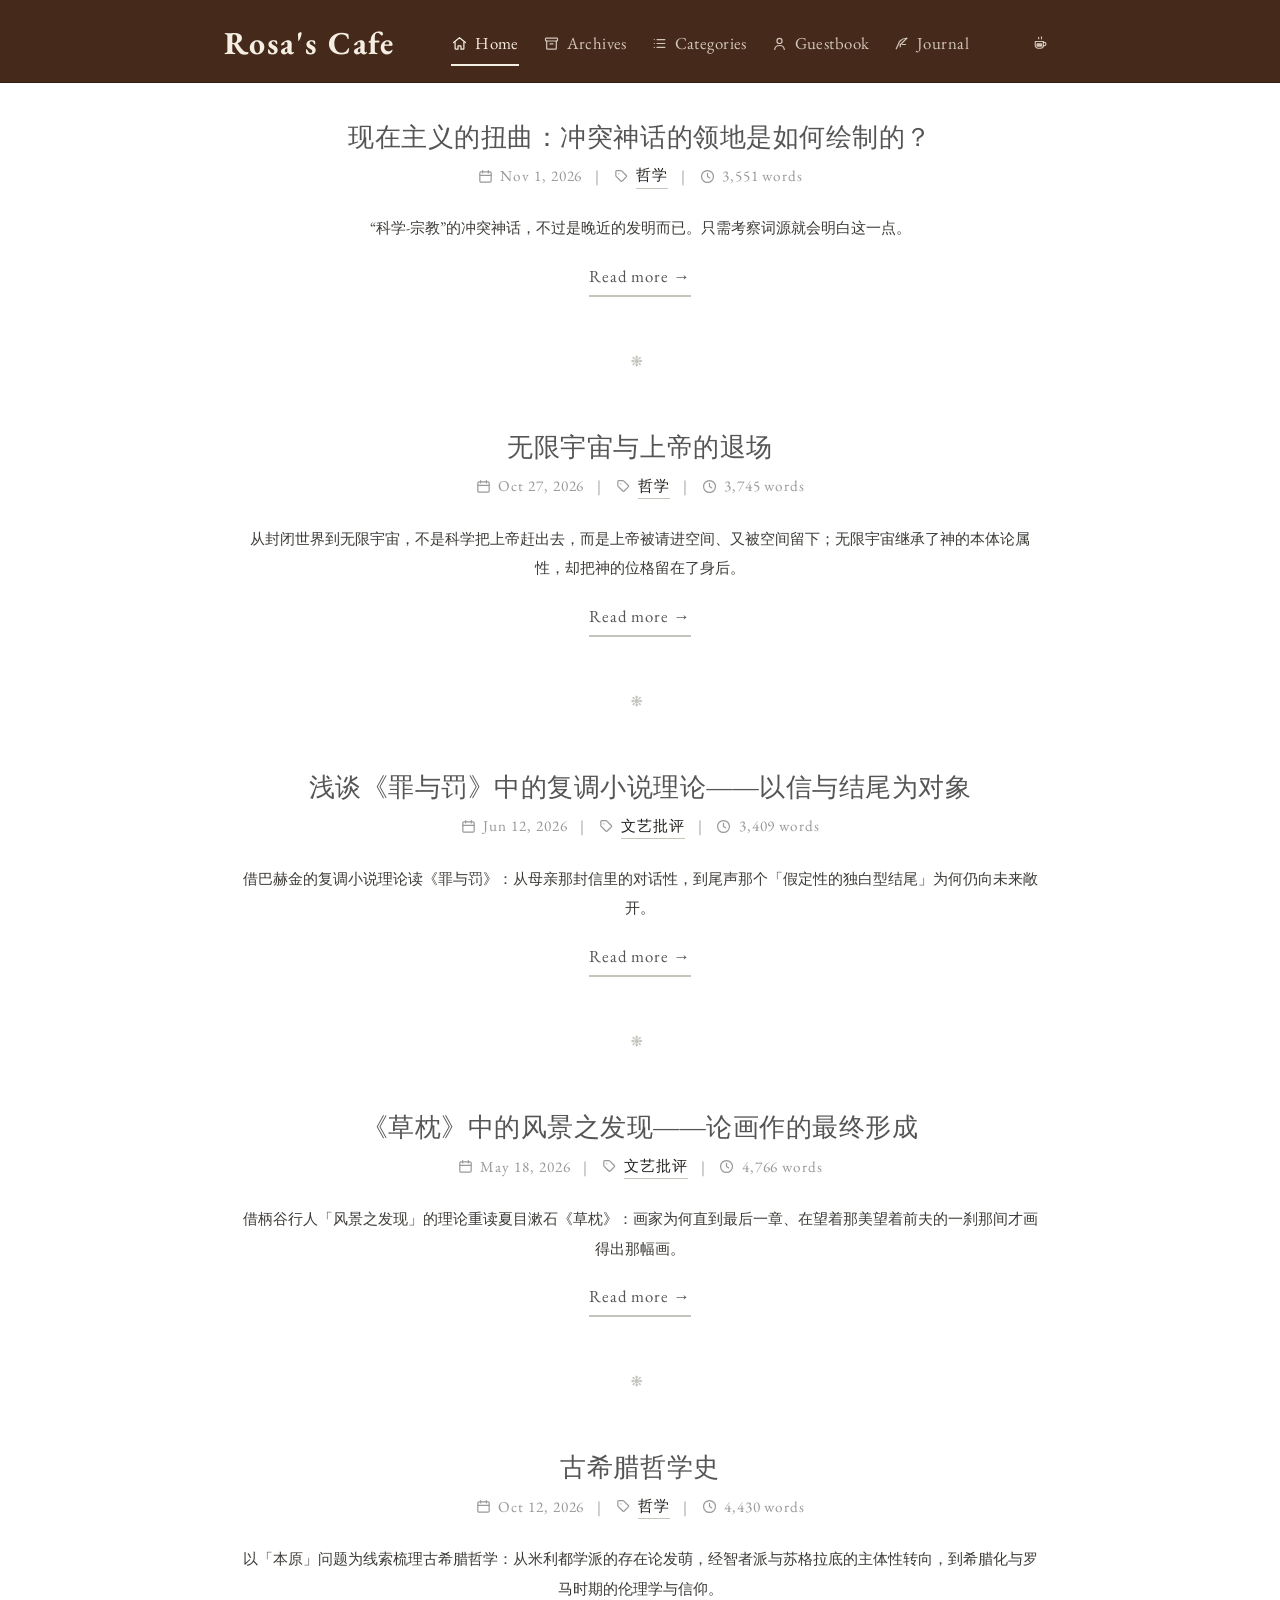
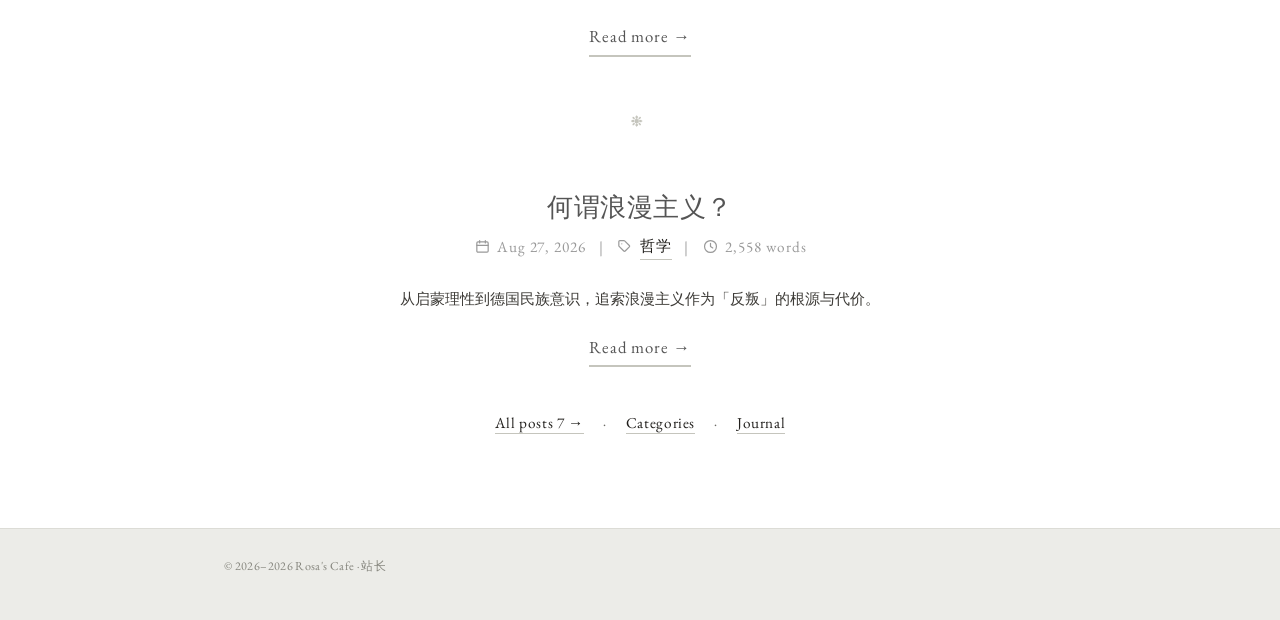
<file: index.html>
<!DOCTYPE html>
<html lang="zh-CN" data-theme="light">
<head>
<meta charset="utf-8">
<meta name="viewport" content="width=device-width, initial-scale=1">
<title>Rosa's Cafe</title>
<meta name="description" content="一个朴素的西方哲学写作园地：从米利都学派到现象学，重述问题，而非复述结论。">
<meta name="author" content="站长">
<link rel="stylesheet" href="assets/site.css">
<!-- 首屏前锁定配色，避免闪白 -->
<script>
  try {
    var saved = localStorage.getItem("ink-paper-theme");
    if (saved === "dark") document.documentElement.setAttribute("data-theme", "dark");
  } catch (e) {}
</script>
</head>
<body data-page="home">

<div data-site-header></div>

<main id="main" class="page page--home">

  <div data-recent-posts></div>

  <p class="home__more">
    <a href="archive.html">All posts <span data-total-count>0</span> →</a>
    　·　
    <a href="topics.html">Categories</a>
    　·　
    <a href="write.html">Journal</a>
  </p>

</main>

<div data-site-footer></div>

<script src="assets/index.js"></script>
<script src="assets/render.js"></script>
</body>
</html>
</file>
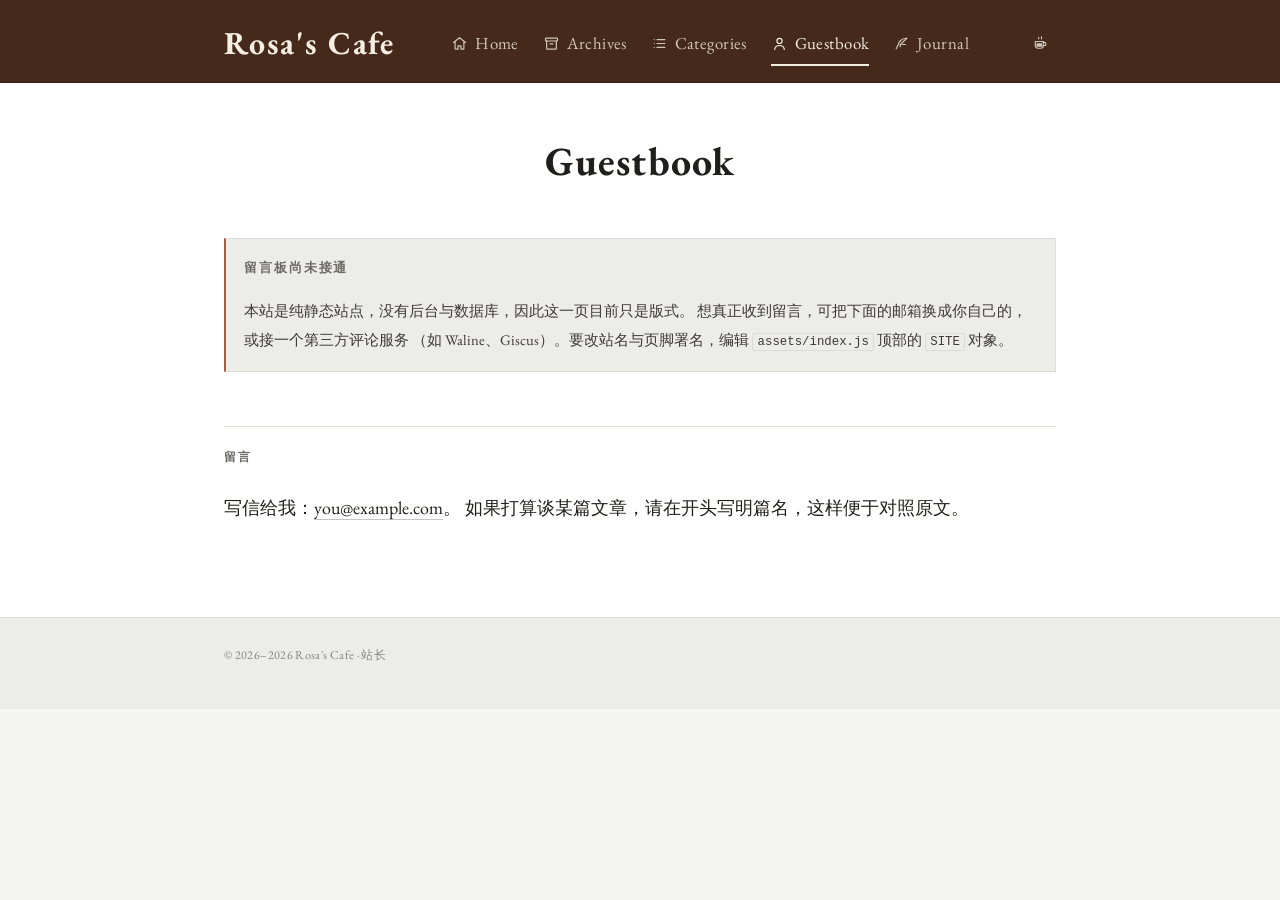
<file: about.html>
<!DOCTYPE html>
<html lang="zh-CN" data-theme="light">
<head>
<meta charset="utf-8">
<meta name="viewport" content="width=device-width, initial-scale=1">
<title>留言板 · Rosa's Cafe</title>
<meta name="description" content="留言板：写信说明对某篇论证的异议，或指出一处错误。">
<link rel="stylesheet" href="assets/site.css">
<script>
  try {
    var saved = localStorage.getItem("ink-paper-theme");
    if (saved === "dark") document.documentElement.setAttribute("data-theme", "dark");
  } catch (e) {}
</script>
</head>
<body data-page="about">

<div data-site-header></div>

<main id="main" class="page">

  <section class="page-head">
    <p class="eyebrow">Guestbook</p>
  </section>

  <div class="notice">
    <p class="notice__title">留言板尚未接通</p>
    <p>本站是纯静态站点，没有后台与数据库，因此这一页目前只是版式。
      想真正收到留言，可把下面的邮箱换成你自己的，或接一个第三方评论服务
      （如 Waline、Giscus）。要改站名与页脚署名，编辑
      <code>assets/index.js</code> 顶部的 <code>SITE</code> 对象。</p>
  </div>

  <h2 class="section-title">留言</h2>
  <p>
    写信给我：<a href="mailto:you@example.com">you@example.com</a>。
    如果打算谈某篇文章，请在开头写明篇名，这样便于对照原文。
  </p>

</main>

<div data-site-footer></div>

<script src="assets/index.js"></script>
<script src="assets/render.js"></script>
</body>
</html>
</file>
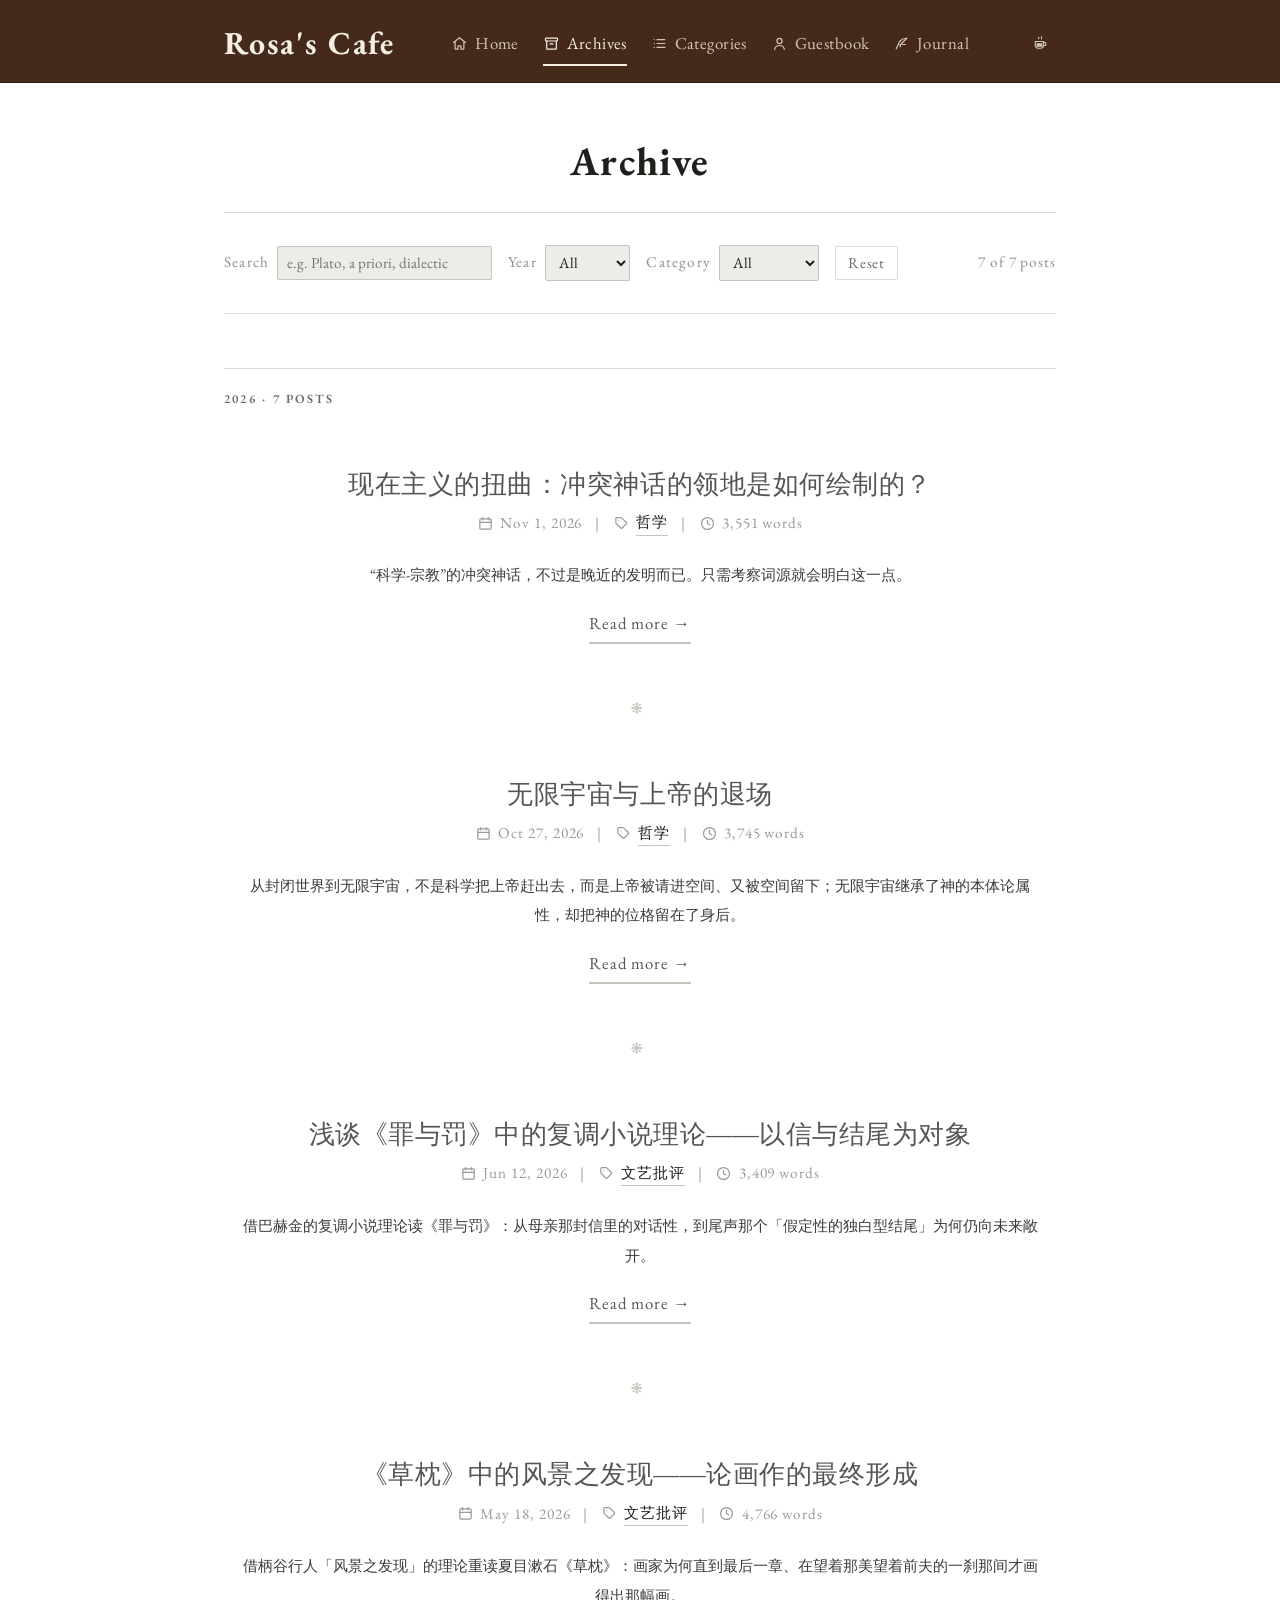
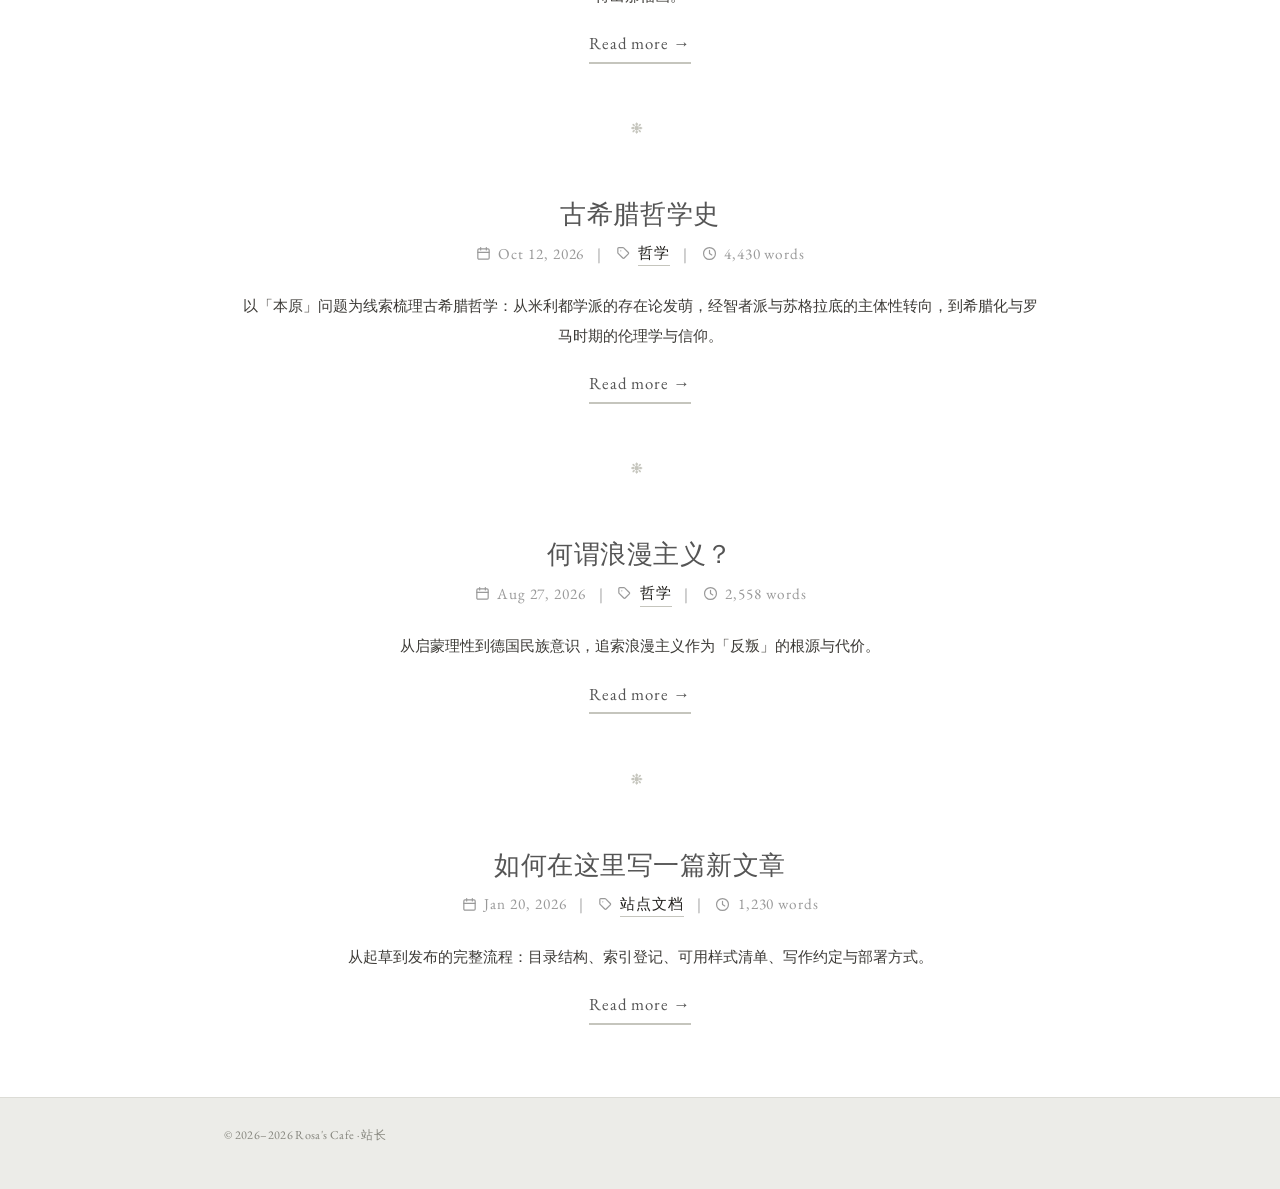
<file: archive.html>
<!DOCTYPE html>
<html lang="zh-CN" data-theme="light">
<head>
<meta charset="utf-8">
<meta name="viewport" content="width=device-width, initial-scale=1">
<title>归档 · Rosa's Cafe</title>
<meta name="description" content="全部札记，按年份与主题排列，可按关键词检索。">
<link rel="stylesheet" href="assets/site.css">
<script>
  try {
    var saved = localStorage.getItem("ink-paper-theme");
    if (saved === "dark") document.documentElement.setAttribute("data-theme", "dark");
  } catch (e) {}
</script>
</head>
<body data-page="archive">

<div data-site-header></div>

<main id="main" class="page">

  <section class="page-head">
    <p class="eyebrow">Archive</p>
  </section>

  <div class="toolbar">
    <div class="toolbar__group">
      <label class="toolbar__label" for="q">Search</label>
      <input type="search" id="q" name="q" placeholder="e.g. Plato, a priori, dialectic" autocomplete="off">
    </div>
    <div class="toolbar__group">
      <label class="toolbar__label" for="year">Year</label>
      <select id="year"><option value="">All</option></select>
    </div>
    <div class="toolbar__group">
      <label class="toolbar__label" for="category">Category</label>
      <select id="category"><option value="">All</option></select>
    </div>
    <div class="toolbar__group">
      <button type="button" class="ghost" data-reset>Reset</button>
    </div>
    <p class="toolbar__count" data-result-count aria-live="polite"></p>
  </div>

  <noscript>
    <div class="notice">
      <p class="notice__title">提示</p>
      <p>筛选与检索需要浏览器启用 JavaScript。即使不启用，你仍可打开 <a href="index.html">首页</a> 与各篇文章。</p>
    </div>
  </noscript>

  <div data-archive></div>

</main>

<div data-site-footer></div>

<script src="assets/index.js"></script>
<script src="assets/render.js"></script>
</body>
</html>
</file>
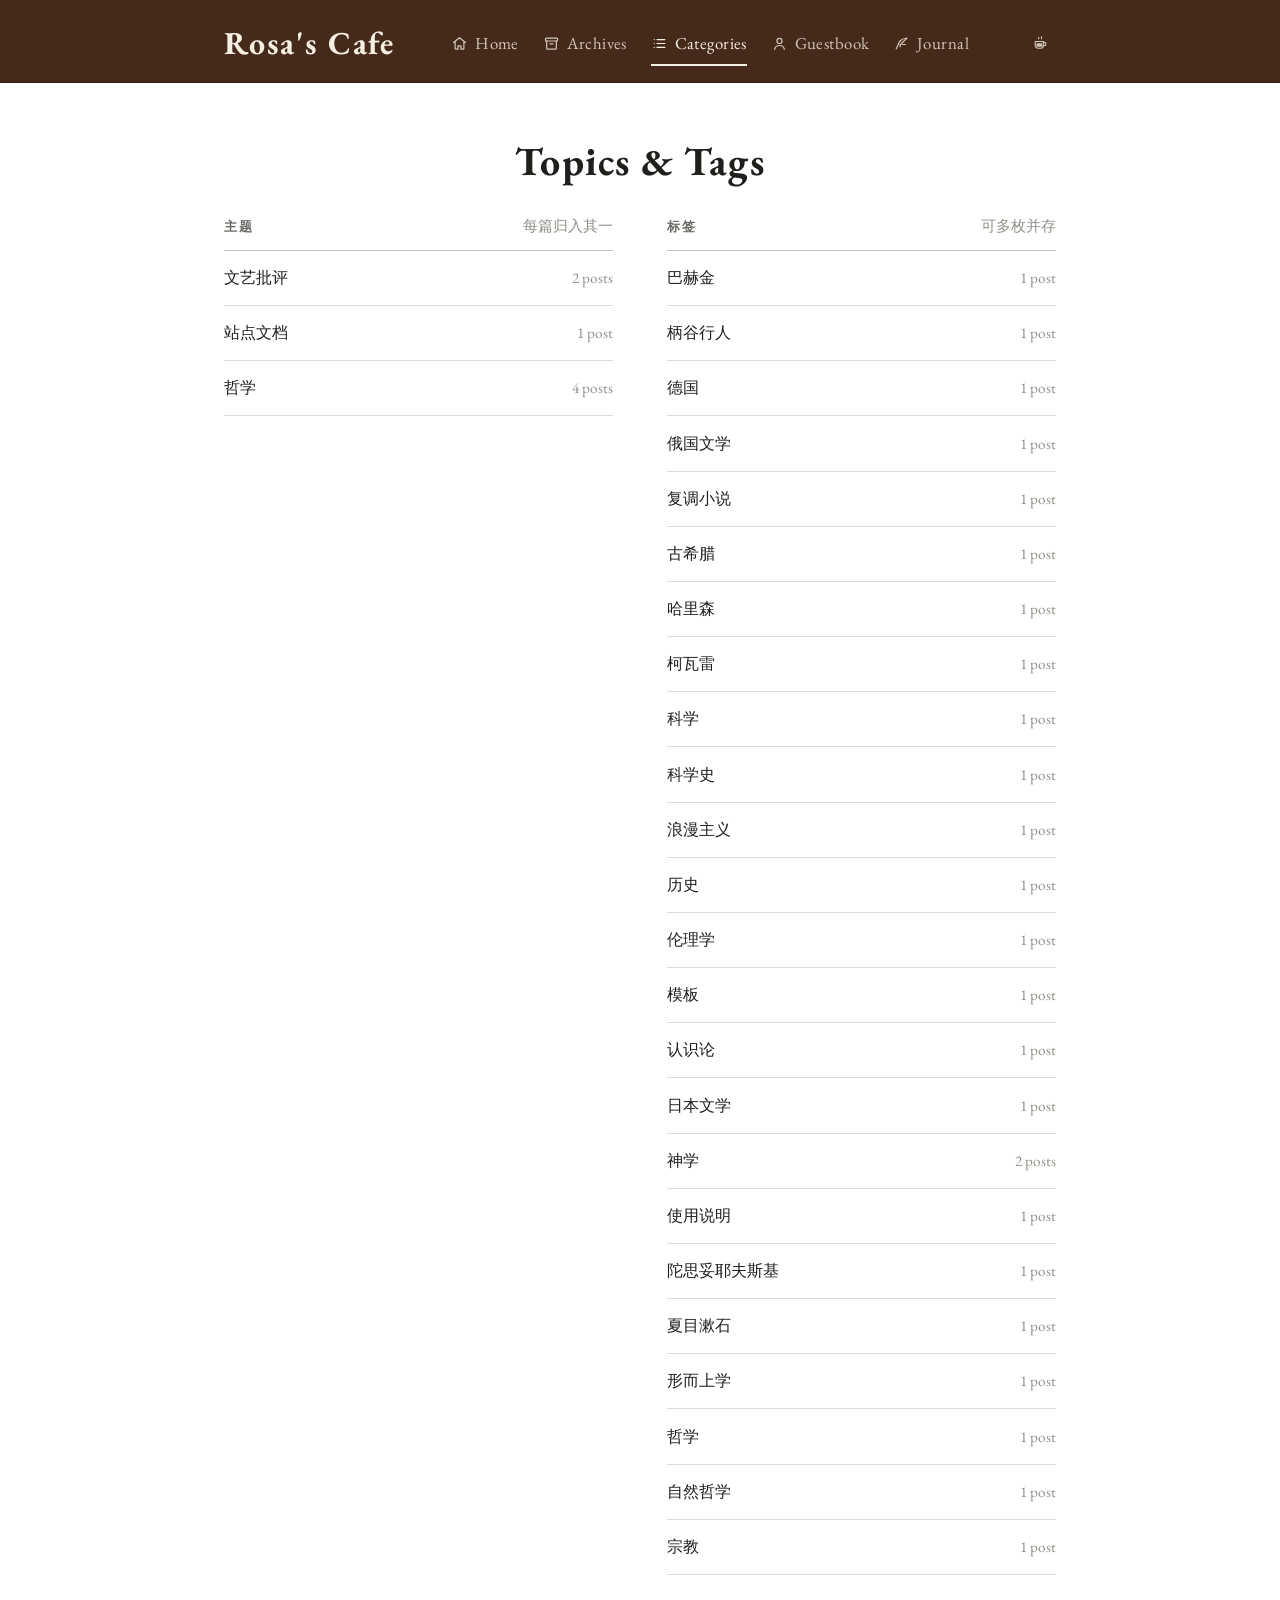
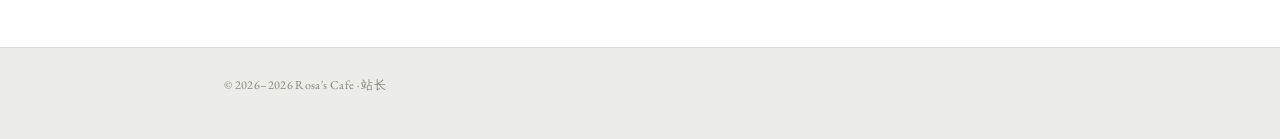
<file: topics.html>
<!DOCTYPE html>
<html lang="zh-CN" data-theme="light">
<head>
<meta charset="utf-8">
<meta name="viewport" content="width=device-width, initial-scale=1">
<title>主题与标签 · Rosa's Cafe</title>
<meta name="description" content="按主题与标签浏览全部札记：形而上学、认识论、伦理学、政治哲学、逻辑与语言等。">
<link rel="stylesheet" href="assets/site.css">
<script>
  try {
    var saved = localStorage.getItem("ink-paper-theme");
    if (saved === "dark") document.documentElement.setAttribute("data-theme", "dark");
  } catch (e) {}
</script>
</head>
<body data-page="topics">

<div data-site-header></div>

<main id="main" class="page">

  <section class="page-head">
    <p class="eyebrow">Topics &amp; Tags</p>
  </section>

  <section class="term-groups">
    <div class="term-group">
      <div class="term-group__head">
        <h2 class="term-group__title">主题</h2>
        <span class="term-group__count">每篇归入其一</span>
      </div>
      <ul class="term-list" data-term-categories></ul>
    </div>
    <div class="term-group">
      <div class="term-group__head">
        <h2 class="term-group__title">标签</h2>
        <span class="term-group__count">可多枚并存</span>
      </div>
      <ul class="term-list" data-term-tags></ul>
    </div>
  </section>

  <section data-term-result hidden>
    <h2 class="section-title">此条目下的文字</h2>
    <div data-term-posts></div>
    <p style="margin-top:1.5rem;font-family:var(--sans);font-size:.78rem">
      <a href="topics.html">← 回到全部条目</a>
    </p>
  </section>

</main>

<div data-site-footer></div>

<script src="assets/index.js"></script>
<script src="assets/render.js"></script>
</body>
</html>
</file>
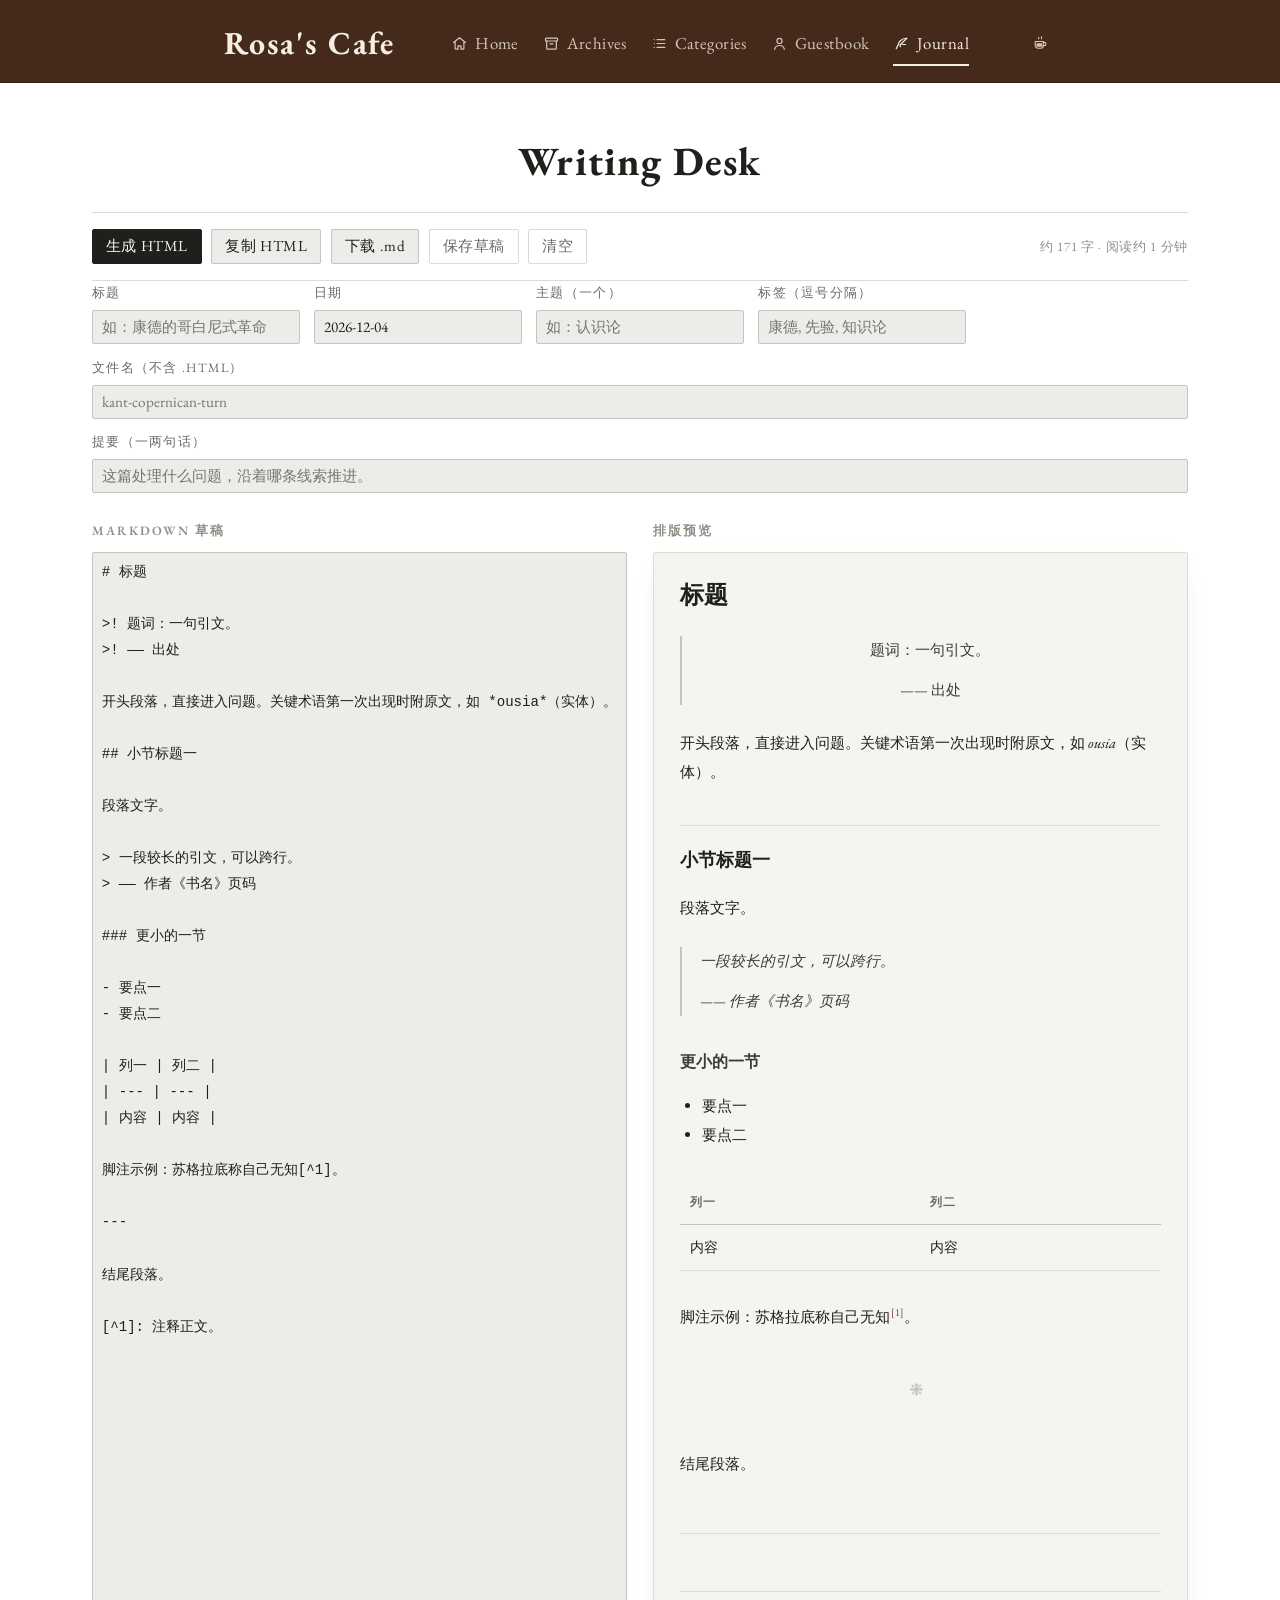
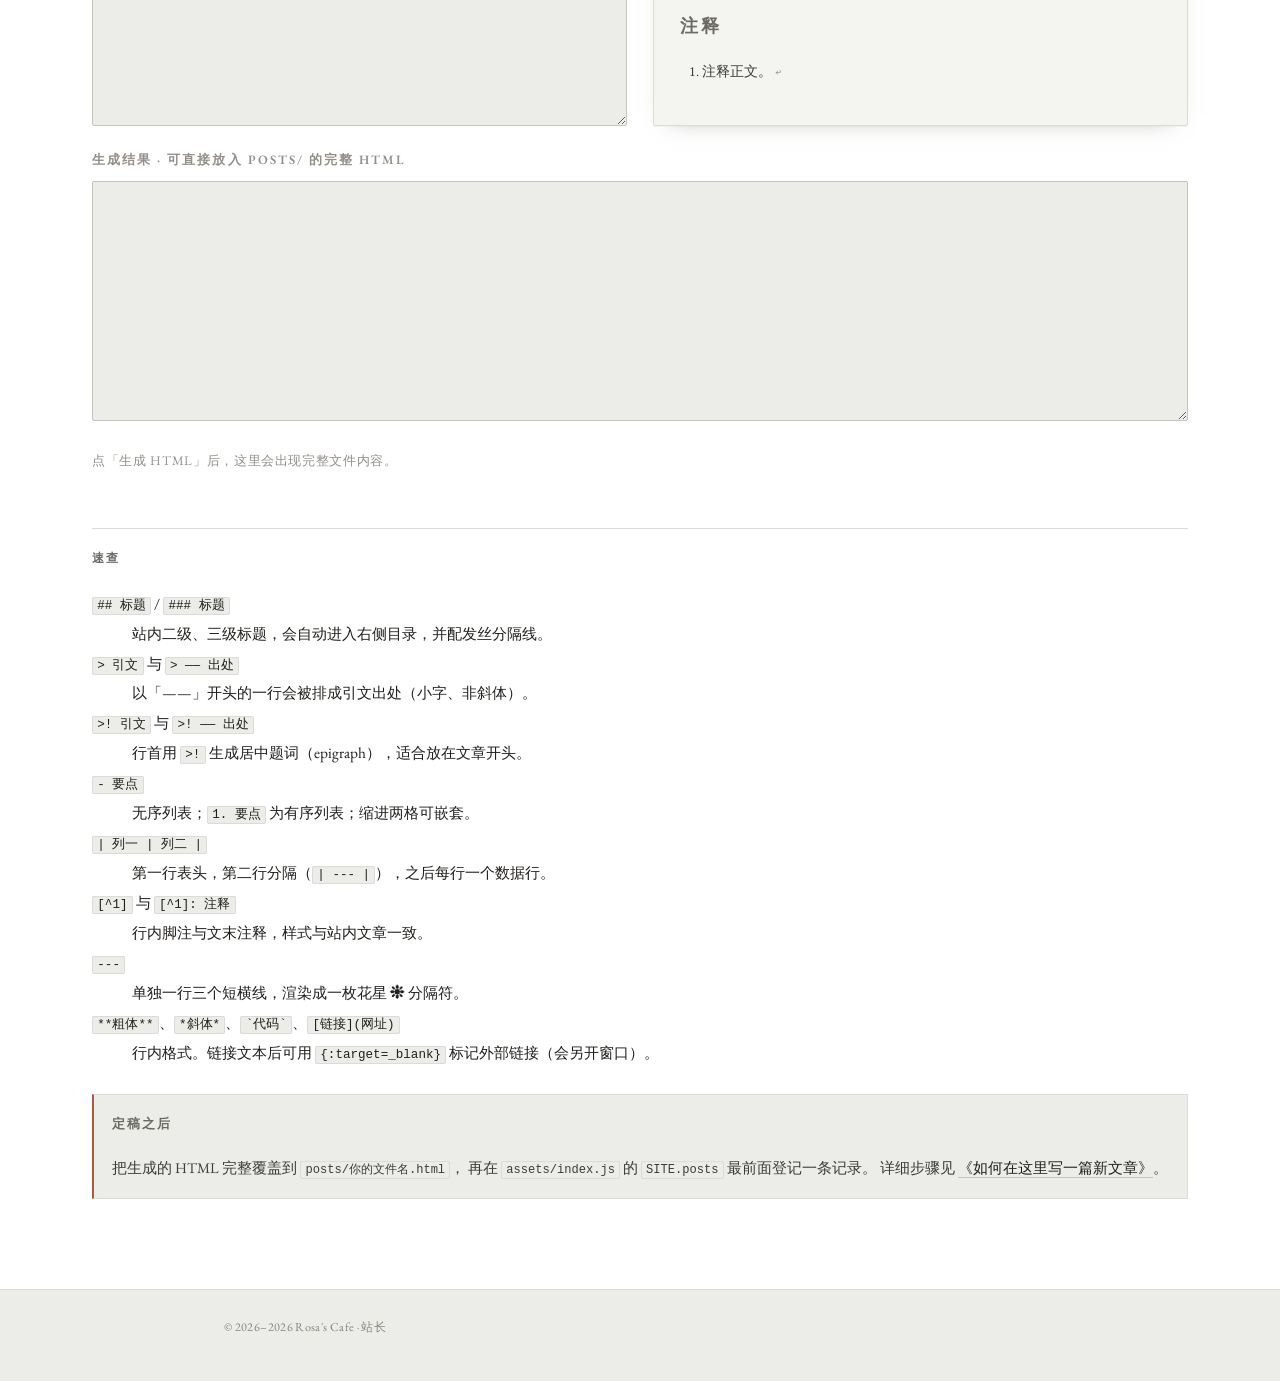
<file: write.html>
<!DOCTYPE html>
<html lang="zh-CN" data-theme="light">
<head>
<meta charset="utf-8">
<meta name="viewport" content="width=device-width, initial-scale=1">
<title>写作台 · Rosa's Cafe</title>
<meta name="description" content="Markdown 草稿、实时预览，一键生成可放入 posts/ 的完整 HTML 文章。">
<link rel="stylesheet" href="assets/site.css">
<script>
  try {
    var saved = localStorage.getItem("ink-paper-theme");
    if (saved === "dark") document.documentElement.setAttribute("data-theme", "dark");
  } catch (e) {}
</script>
</head>
<body data-page="write">

<div data-site-header></div>

<main id="main" class="editor">

  <section class="page-head page-head--wide">
    <p class="eyebrow">Writing Desk</p>
  </section>

  <div class="editor__bar">
    <button type="button" class="primary" id="btn-generate">生成 HTML</button>
    <button type="button" id="btn-copy">复制 HTML</button>
    <button type="button" id="btn-download">下载 .md</button>
    <button type="button" class="ghost" id="btn-save">保存草稿</button>
    <button type="button" class="ghost" id="btn-reset">清空</button>
    <span class="spacer"></span>
    <span class="editor__hint" id="counter">—</span>
  </div>

  <section class="editor__fields" aria-label="文章信息">
    <label class="field">
      <span>标题</span>
      <input type="text" id="f-title" placeholder="如：康德的哥白尼式革命" autocomplete="off">
    </label>
    <label class="field">
      <span>日期</span>
      <input type="text" id="f-date" placeholder="2026-03-01" autocomplete="off">
    </label>
    <label class="field">
      <span>主题（一个）</span>
      <input type="text" id="f-category" list="category-options" placeholder="如：认识论" autocomplete="off">
      <datalist id="category-options">
        <option value="形而上学"></option>
        <option value="认识论"></option>
        <option value="伦理学"></option>
        <option value="政治哲学"></option>
        <option value="逻辑与语言"></option>
        <option value="美学"></option>
        <option value="站点文档"></option>
      </datalist>
    </label>
    <label class="field">
      <span>标签（逗号分隔）</span>
      <input type="text" id="f-tags" placeholder="康德, 先验, 知识论" autocomplete="off">
    </label>
    <label class="field field--wide">
      <span>文件名（不含 .html）</span>
      <input type="text" id="f-slug" placeholder="kant-copernican-turn" autocomplete="off">
    </label>
    <label class="field field--wide">
      <span>提要（一两句话）</span>
      <input type="text" id="f-summary" placeholder="这篇处理什么问题，沿着哪条线索推进。" autocomplete="off">
    </label>
  </section>

  <div class="editor__grid">
    <div class="editor__pane">
      <p class="editor__pane-label">Markdown 草稿</p>
      <textarea id="md" spellcheck="false" aria-label="Markdown 草稿"></textarea>
    </div>
    <div class="editor__pane">
      <p class="editor__pane-label">排版预览</p>
      <div class="md-preview" id="preview" aria-label="排版预览"></div>
    </div>
  </div>

  <section class="editor__out">
    <p class="editor__pane-label">生成结果 · 可直接放入 posts/ 的完整 HTML</p>
    <textarea id="out" spellcheck="false" readonly aria-label="生成的 HTML"></textarea>
    <p class="editor__hint" id="out-hint">点「生成 HTML」后，这里会出现完整文件内容。</p>
  </section>

  <section class="md-help">
    <h2 class="section-title">速查</h2>
    <dl>
      <dt><code>## 标题</code> / <code>### 标题</code></dt>
      <dd>站内二级、三级标题，会自动进入右侧目录，并配发丝分隔线。</dd>

      <dt><code>&gt; 引文</code> 与 <code>&gt; —— 出处</code></dt>
      <dd>以「——」开头的一行会被排成引文出处（小字、非斜体）。</dd>

      <dt><code>&gt;! 引文</code> 与 <code>&gt;! —— 出处</code></dt>
      <dd>行首用 <code>&gt;!</code> 生成居中题词（epigraph），适合放在文章开头。</dd>

      <dt><code>- 要点</code></dt>
      <dd>无序列表；<code>1. 要点</code> 为有序列表；缩进两格可嵌套。</dd>

      <dt><code>| 列一 | 列二 |</code></dt>
      <dd>第一行表头，第二行分隔（<code>| --- |</code>），之后每行一个数据行。</dd>

      <dt><code>[^1]</code> 与 <code>[^1]: 注释</code></dt>
      <dd>行内脚注与文末注释，样式与站内文章一致。</dd>

      <dt><code>---</code></dt>
      <dd>单独一行三个短横线，渲染成一枚花星 ❋ 分隔符。</dd>

      <dt><code>**粗体**</code>、<code>*斜体*</code>、<code>`代码`</code>、<code>[链接](网址)</code></dt>
      <dd>行内格式。链接文本后可用 <code>{:target=_blank}</code> 标记外部链接（会另开窗口）。</dd>
    </dl>

    <div class="notice">
      <p class="notice__title">定稿之后</p>
      <p>把生成的 HTML 完整覆盖到 <code>posts/你的文件名.html</code>，
      再在 <code>assets/index.js</code> 的 <code>SITE.posts</code> 最前面登记一条记录。
      详细步骤见 <a href="posts/writing-guide.html">《如何在这里写一篇新文章》</a>。</p>
    </div>
  </section>

</main>

<div data-site-footer></div>

<script src="assets/md.js"></script>
<script src="assets/editor.js"></script>
<script src="assets/index.js"></script>
<script src="assets/render.js"></script>
</body>
</html>
</file>
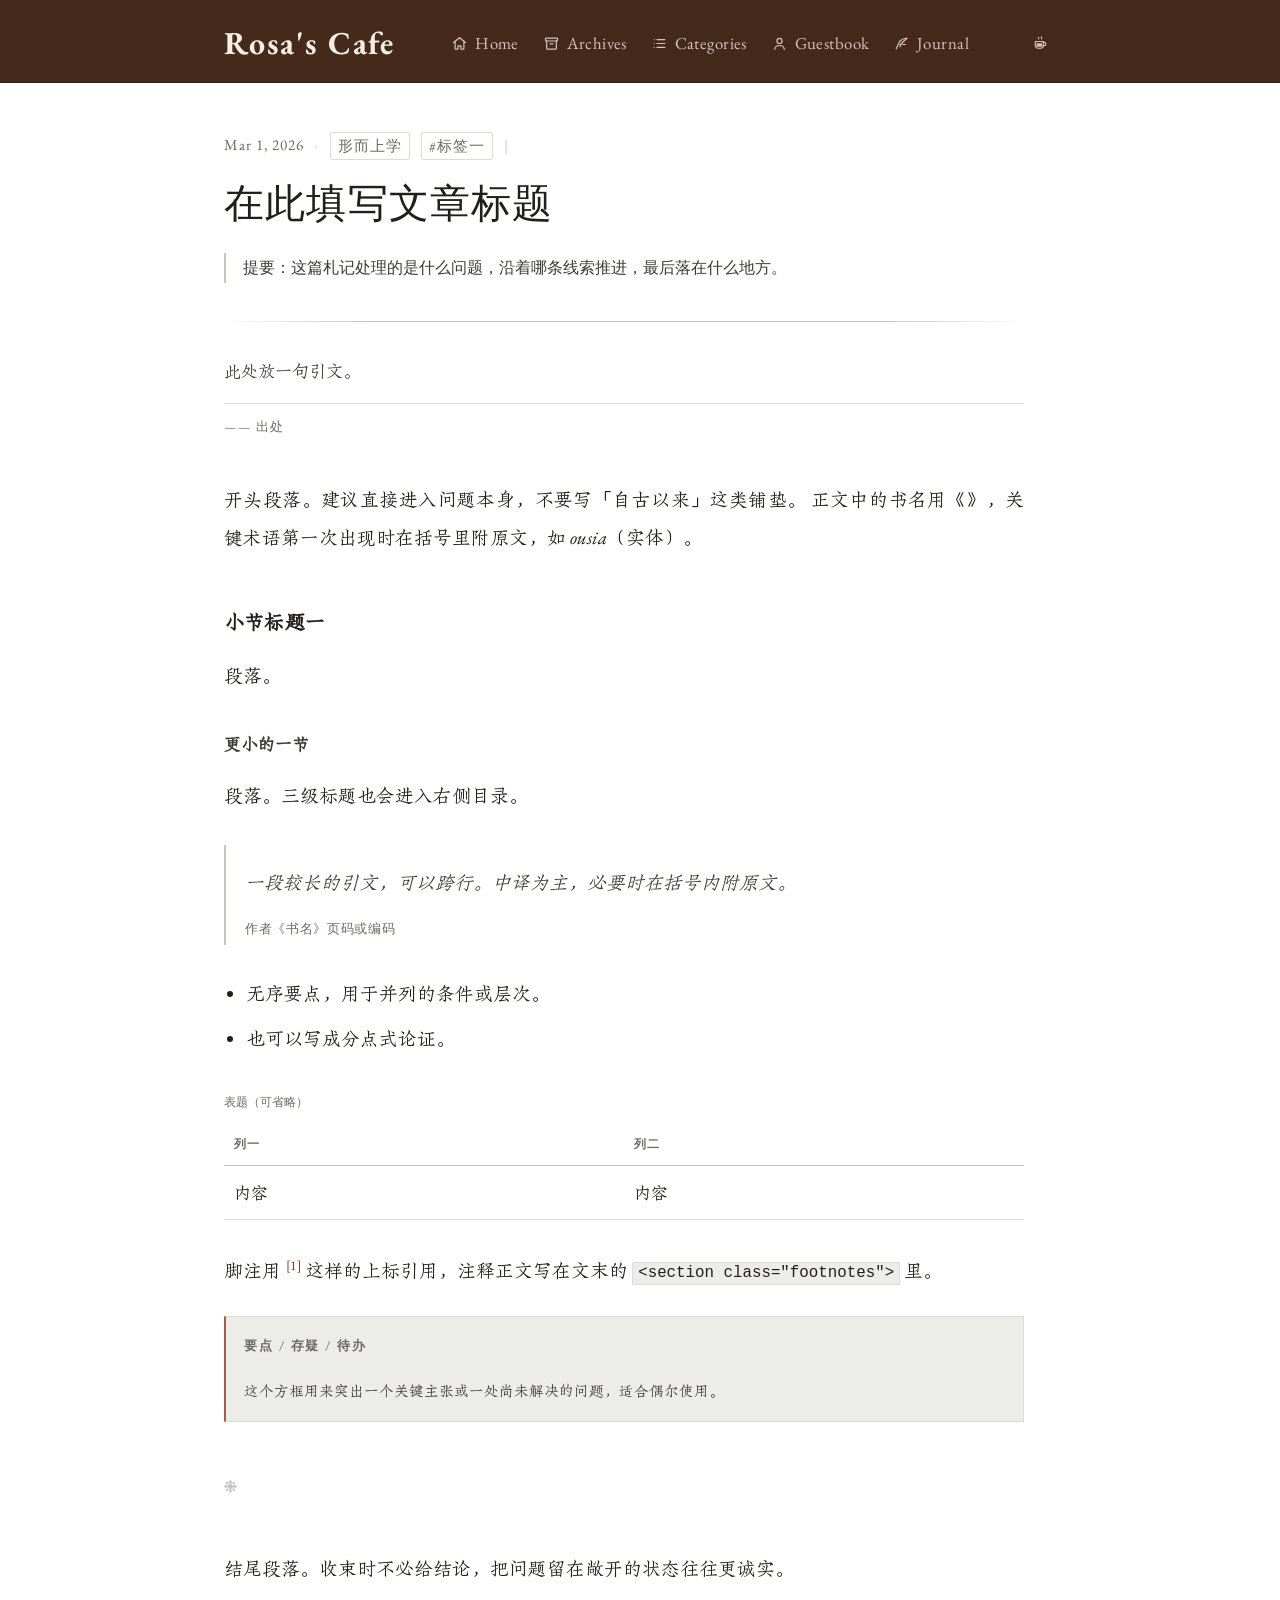
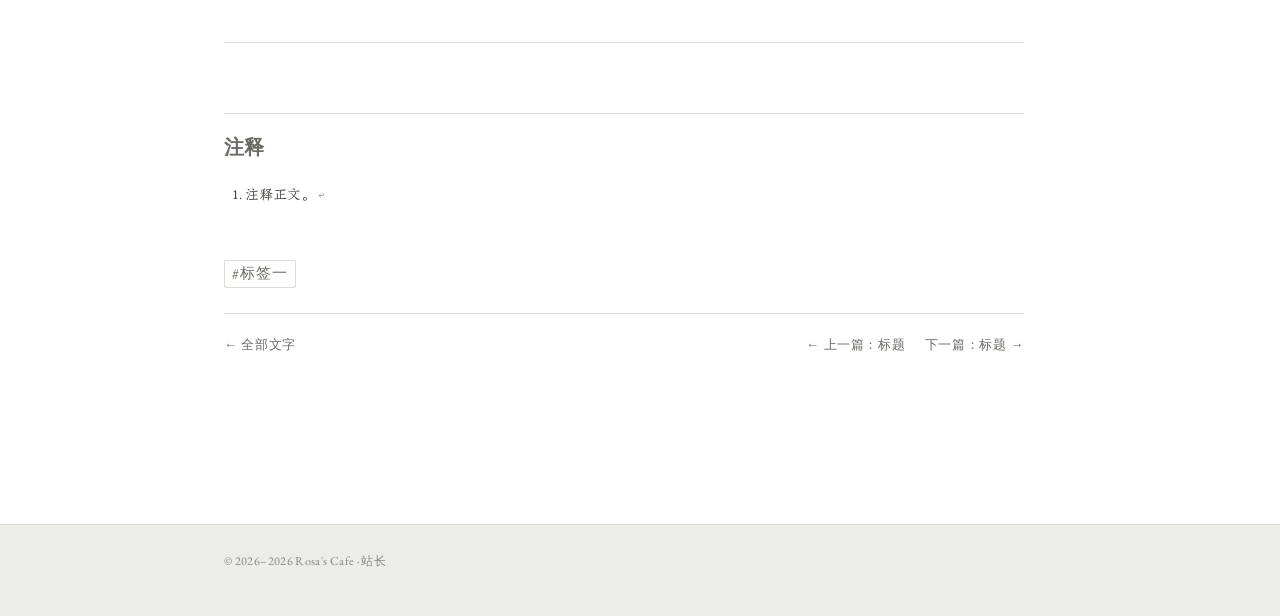
<file: posts/_template.html>
<!DOCTYPE html>
<!-- ==========================================================================
     文章模板 · 复制本文件为新文章
     --------------------------------------------------------------------------
     命名规则：全小写、用连字符，文件名即网址。
       例：kant-copernican-turn.html   →   posts/kant-copernican-turn.html
     新建后需要改动的四处，都在下面用「⟵ 改这里」标出：
       1. <title> 与 <meta name="description">
       2. .article__meta 中的日期、主题、标签
       3. 正文（.article__body 内部）
       4. 文末的上一篇 / 下一篇链接
     最后别忘了在 assets/index.js 的 SITE.posts 最前面登记一条记录。
     ========================================================================== -->
<html lang="zh-CN" data-theme="light">
<head>
<meta charset="utf-8">
<meta name="viewport" content="width=device-width, initial-scale=1">
<title>在此填写文章标题 · Rosa's Cafe</title>                                        <!-- ⟵ 改这里 -->
<meta name="description" content="在此填写一句话提要，会出现在搜索结果与分享卡片中。"> <!-- ⟵ 改这里 -->
<meta name="author" content="站长">
<link rel="stylesheet" href="../assets/site.css">
<script>
  try {
    var saved = localStorage.getItem("ink-paper-theme");
    if (saved === "dark") document.documentElement.setAttribute("data-theme", "dark");
  } catch (e) {}
</script>
</head>
<body data-page="post">

<div data-site-header></div>

<div class="article-shell">
  <article class="article">

    <header class="article__head">
      <!-- ⟵ 改这里：日期用英文格式（如 Mar 1, 2026，须与 index.js 的 YYYY-MM-DD 对应）；
           主题只有一个；标签可多枚；%XX 是中文的 URL 编码。
           字数由 assets/render.js 依 index.js 里的 words 字段自动填入，无需手写。 -->
      <p class="meta article__meta">
        <span class="meta__date">Mar 1, 2026</span>
        <span class="meta__sep">·</span>
        <a class="chip" href="../topics.html?c=%E5%BD%A2%E8%80%8C%E4%B8%8A%E5%AD%A6">形而上学</a>
        <a class="chip" href="../topics.html?t=%E6%A0%87%E7%AD%BE%E4%B8%80">#标签一</a>
        <span class="meta__sep">|</span>
        <span class="post-meta-item" data-word-count></span>
      </p>

      <h1 class="article__title">在此填写文章标题</h1>

      <!-- 提要：两到四句，写清「问题是什么、这篇走到哪一步」。可整段删除。 -->
      <p class="article__abstract">
        提要：这篇札记处理的是什么问题，沿着哪条线索推进，最后落在什么地方。
      </p>

      <hr>
    </header>

    <div class="article__body" id="article-body">

      <!-- 可选：题词。整块删除即可。 -->
      <blockquote class="epigraph">
        <p>此处放一句引文。</p>
        <p class="epigraph__source">—— 出处</p>
      </blockquote>

      <p>
        开头段落。建议直接进入问题本身，不要写「自古以来」这类铺垫。
        正文中的书名用《》，关键术语第一次出现时在括号里附原文，如 <em>ousia</em>（实体）。
      </p>

      <h2 id="first-heading">小节标题一</h2>   <!-- 目录依据 id，写成英文短标签 -->

      <p>段落。</p>

      <h3>更小的一节</h3>
      <p>段落。三级标题也会进入右侧目录。</p>

      <blockquote>
        <p>一段较长的引文，可以跨行。中译为主，必要时在括号内附原文。</p>
        <cite>作者《书名》页码或编码</cite>
      </blockquote>

      <ul>
        <li>无序要点，用于并列的条件或层次。</li>
        <li>也可以写成分点式论证。</li>
      </ul>

      <!-- 表格需要手动写；适合对比两种立场或列出论证步骤 -->
      <table>
        <caption>表题（可省略）</caption>
        <thead>
          <tr><th>列一</th><th>列二</th></tr>
        </thead>
        <tbody>
          <tr><td>内容</td><td>内容</td></tr>
        </tbody>
      </table>

      <p>
        脚注用 <a class="fn-ref" href="#fn1">[1]</a> 这样的上标引用，注释正文写在文末的
        <code>&lt;section class="footnotes"&gt;</code> 里。
      </p>

      <div class="notice">
        <p class="notice__title">要点 / 存疑 / 待办</p>
        <p>这个方框用来突出一个关键主张或一处尚未解决的问题，适合偶尔使用。</p>
      </div>

      <hr>   <!-- 单独一行的 hr 会显示为一枚花星分隔符 -->

      <p>结尾段落。收束时不必给结论，把问题留在敞开的状态往往更诚实。</p>

      <section class="footnotes">
        <h2 class="footnotes__title">注释</h2>
        <ol>
          <li id="fn1">
            注释正文。
            <a class="footnote-back" href="#article-body">↩</a>
          </li>
        </ol>
      </section>

    </div>

    <footer class="article__foot">
      <div class="article__tags">
        <a class="chip" href="../topics.html?t=%E6%A0%87%E7%AD%BE%E4%B8%80">#标签一</a>
      </div>

      <!-- ⟵ 改这里：与相邻两篇互链。没有就删掉整段 .pager -->
      <nav class="article__end" aria-label="文章导航">
        <a href="../archive.html">← 全部文字</a>
        <span class="pager">
          <a href="上一篇的文件名.html">← 上一篇：标题</a>
          <a href="下一篇的文件名.html">下一篇：标题 →</a>
        </span>
      </nav>
    </footer>

  </article>

  <aside class="article-toc" data-toc aria-label="本篇目录"></aside>
</div>

<div data-site-footer></div>

<script src="../assets/index.js"></script>
<script src="../assets/render.js"></script>
</body>
</html>
</file>
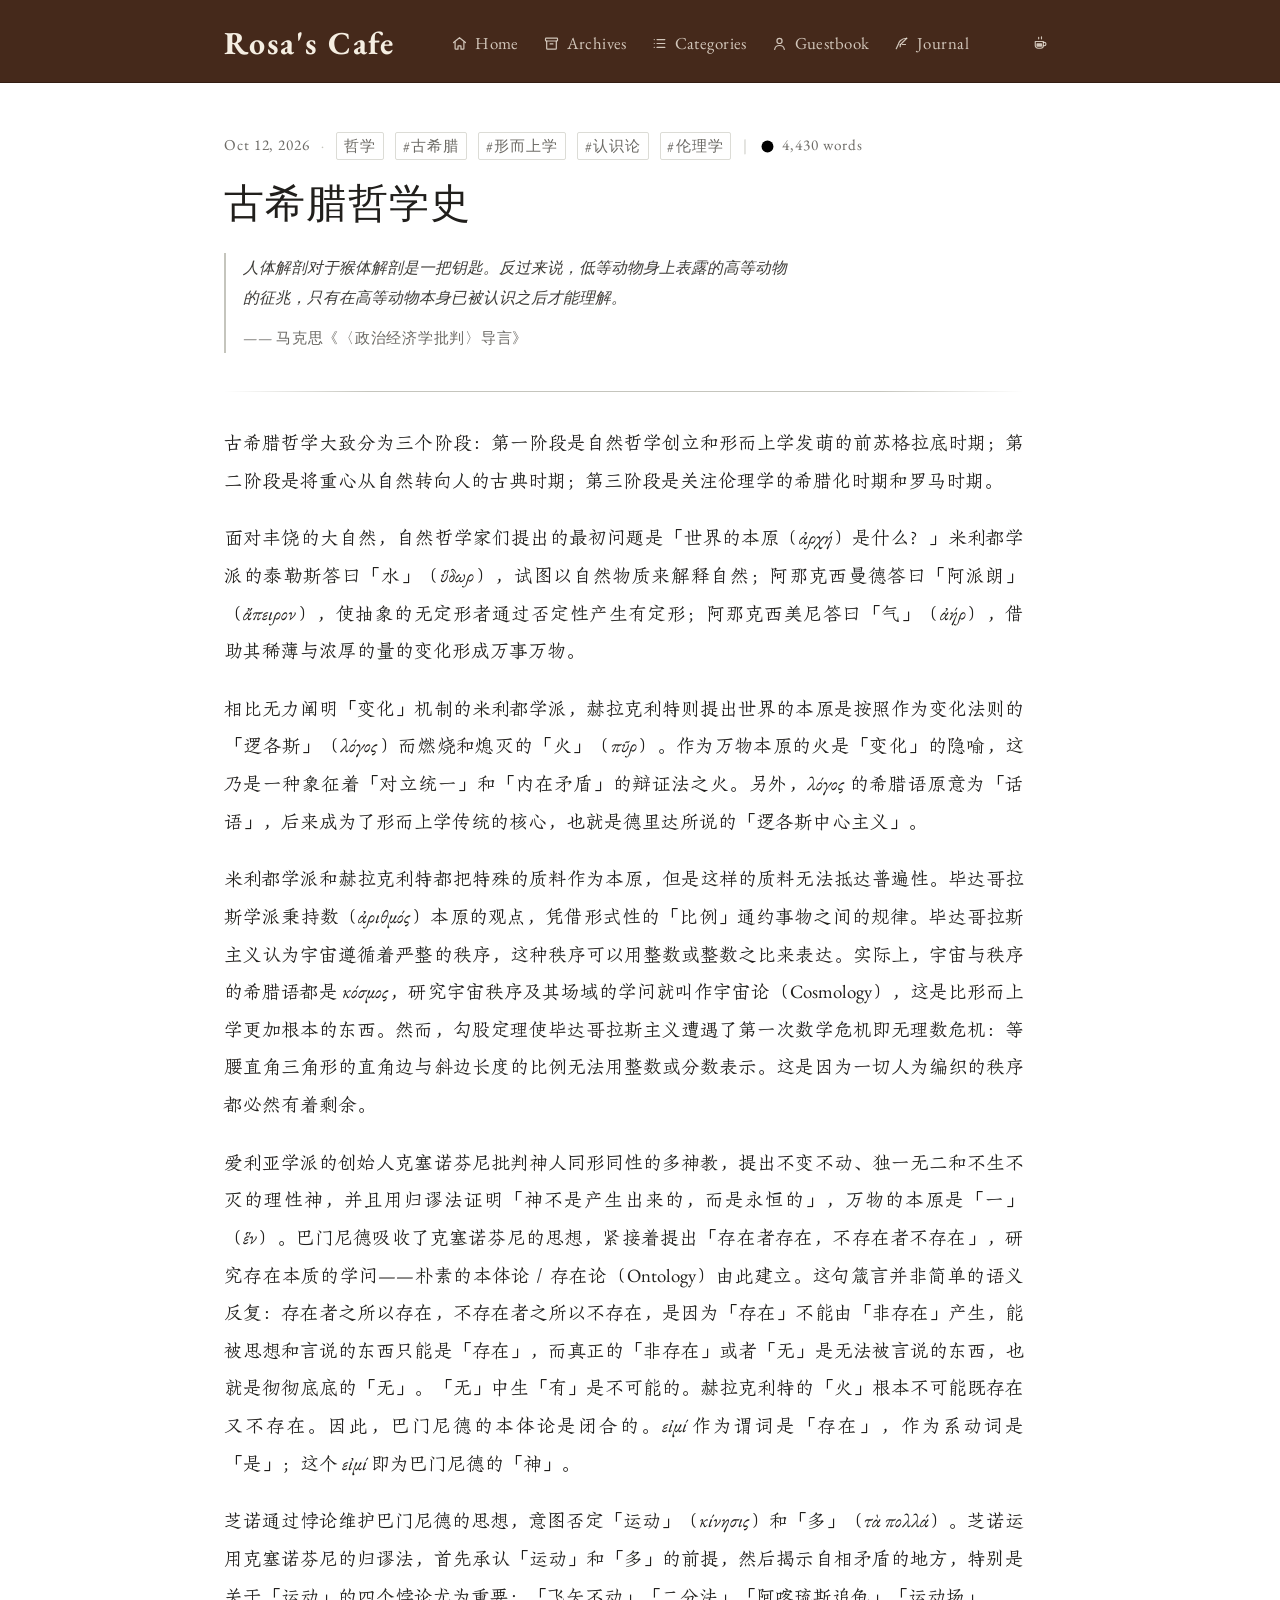
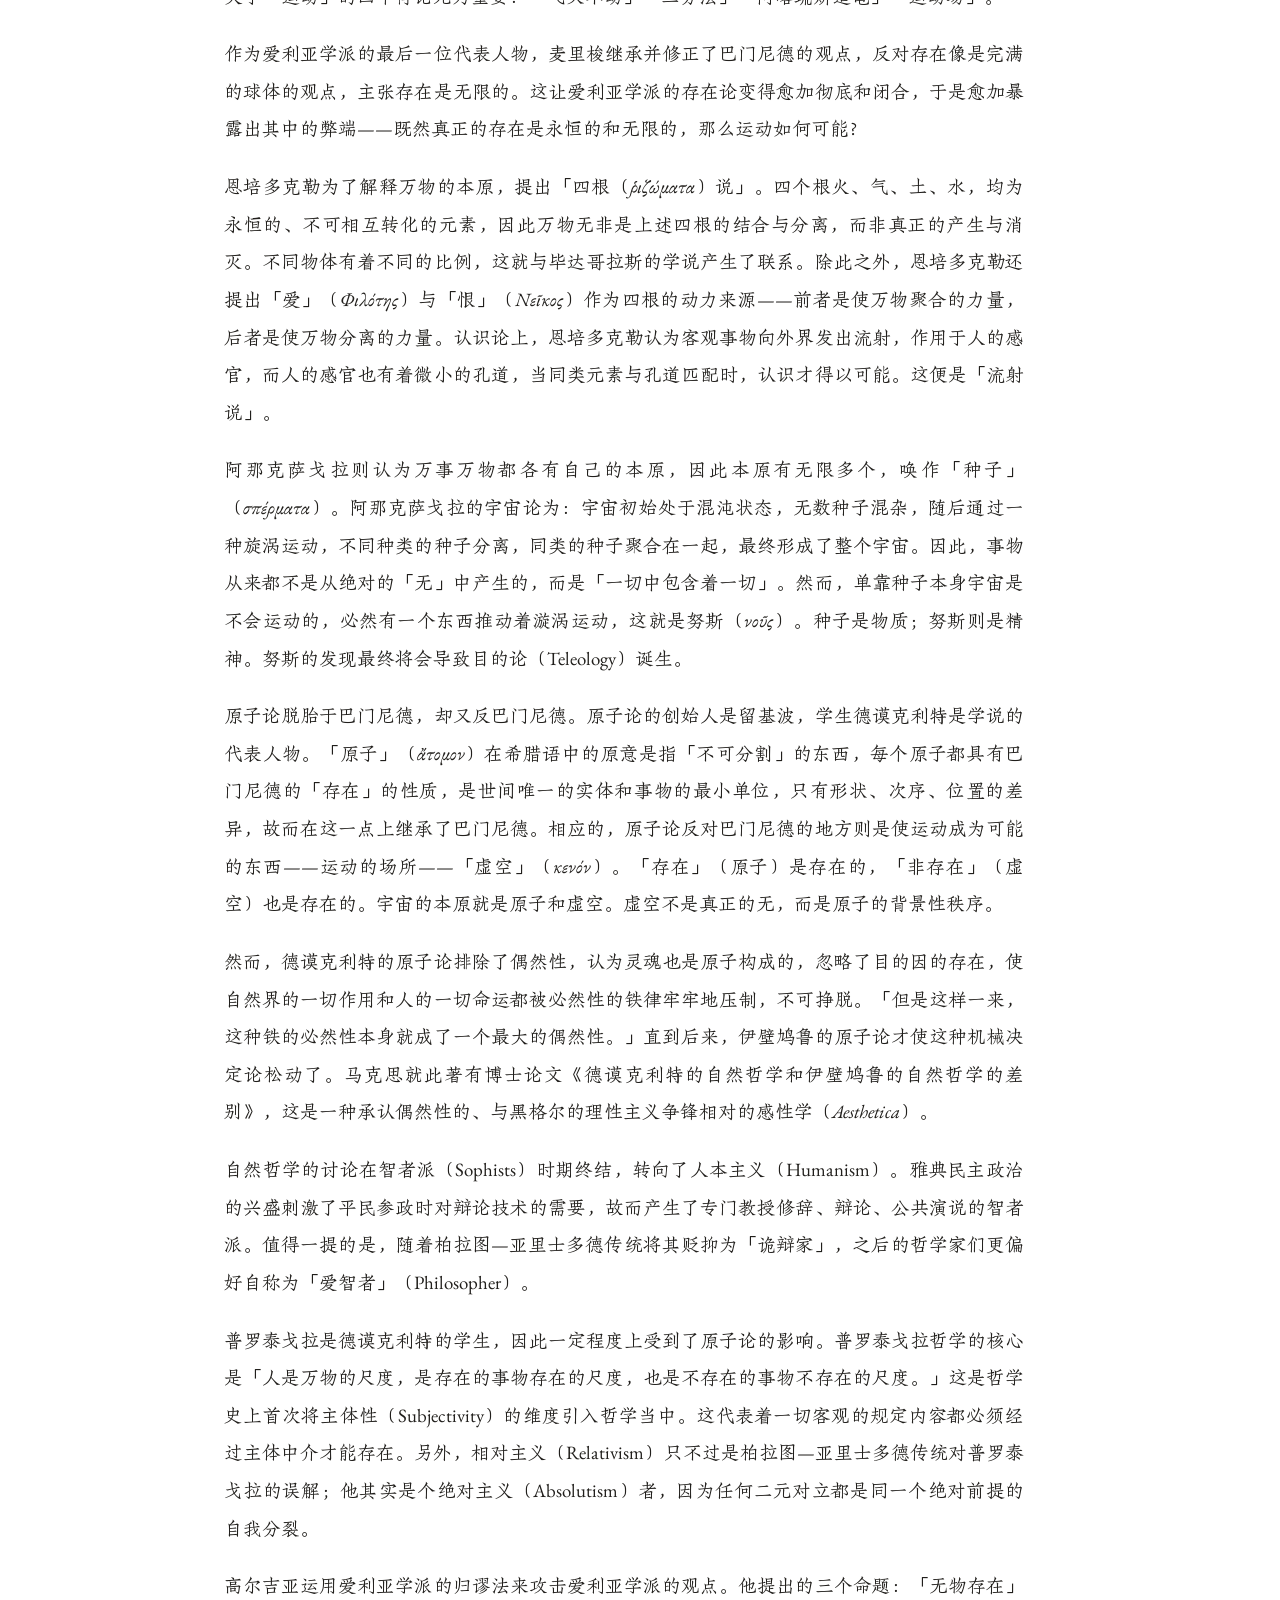
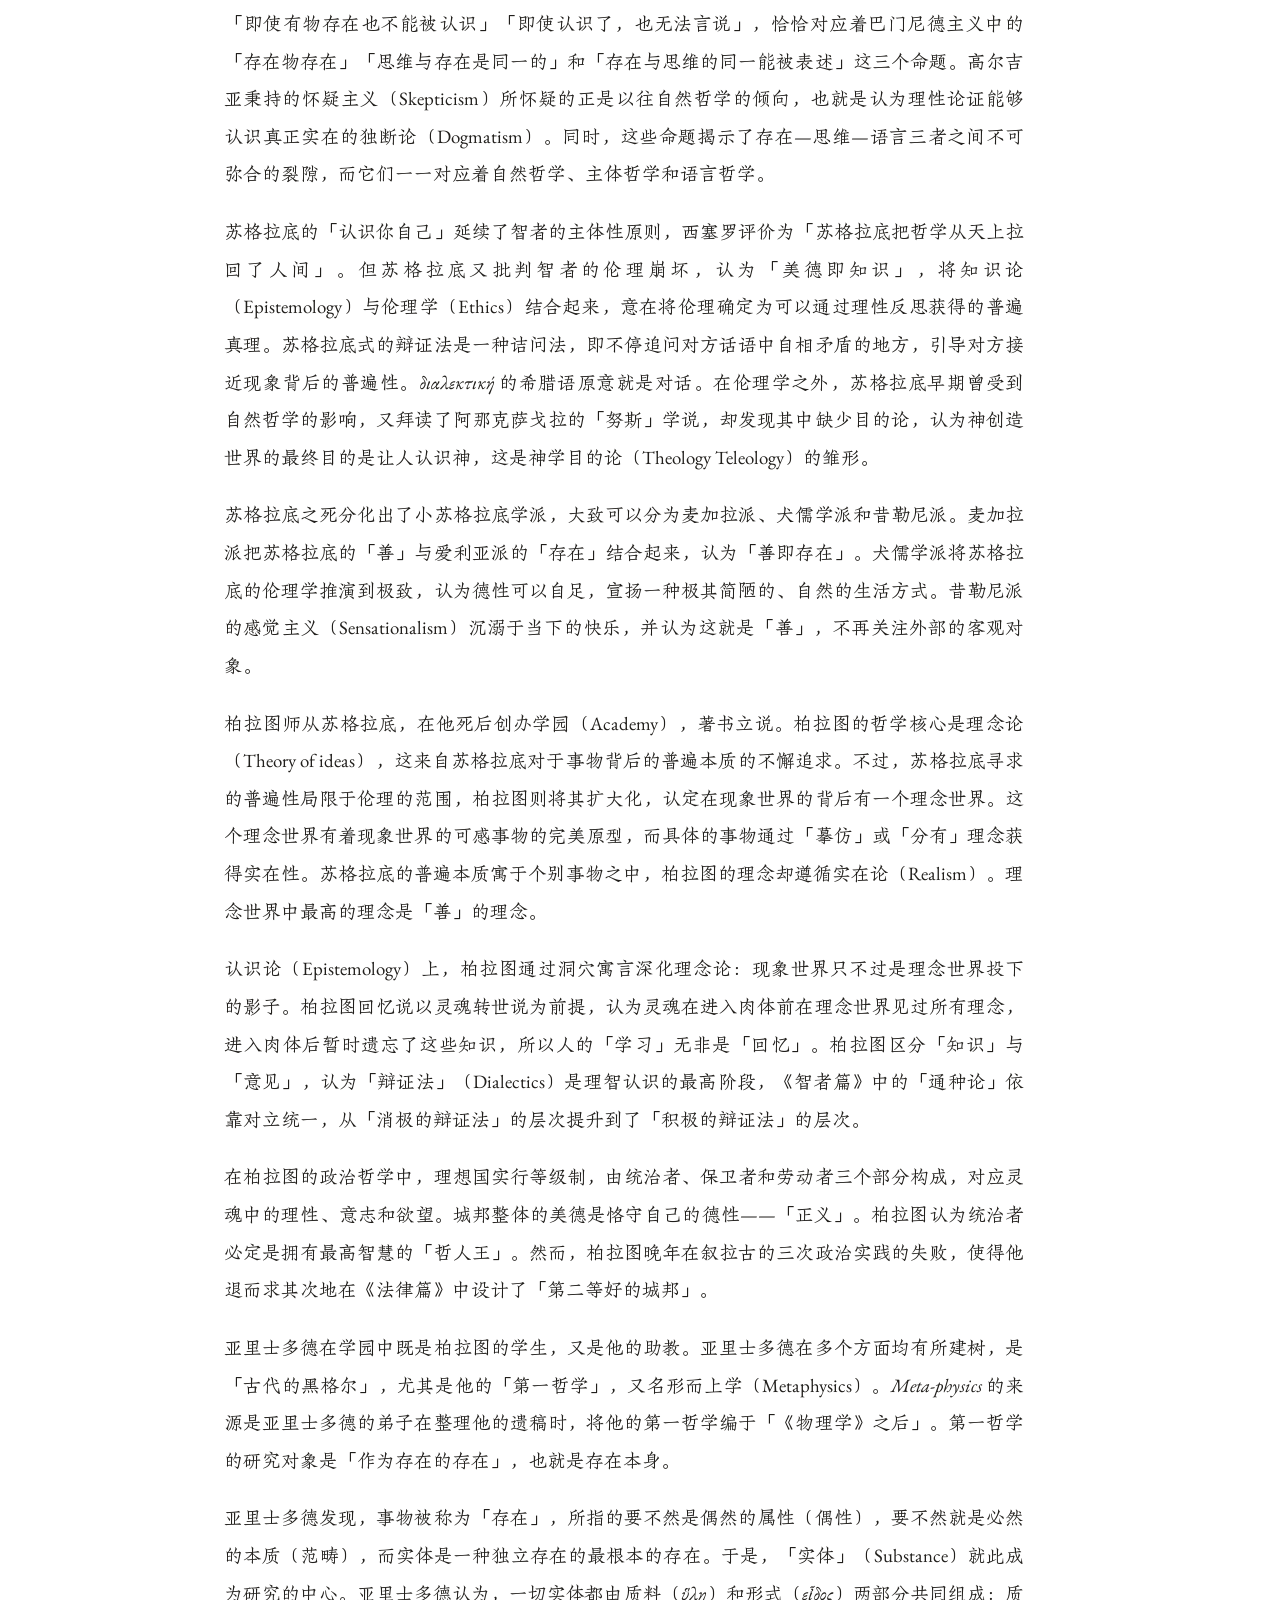
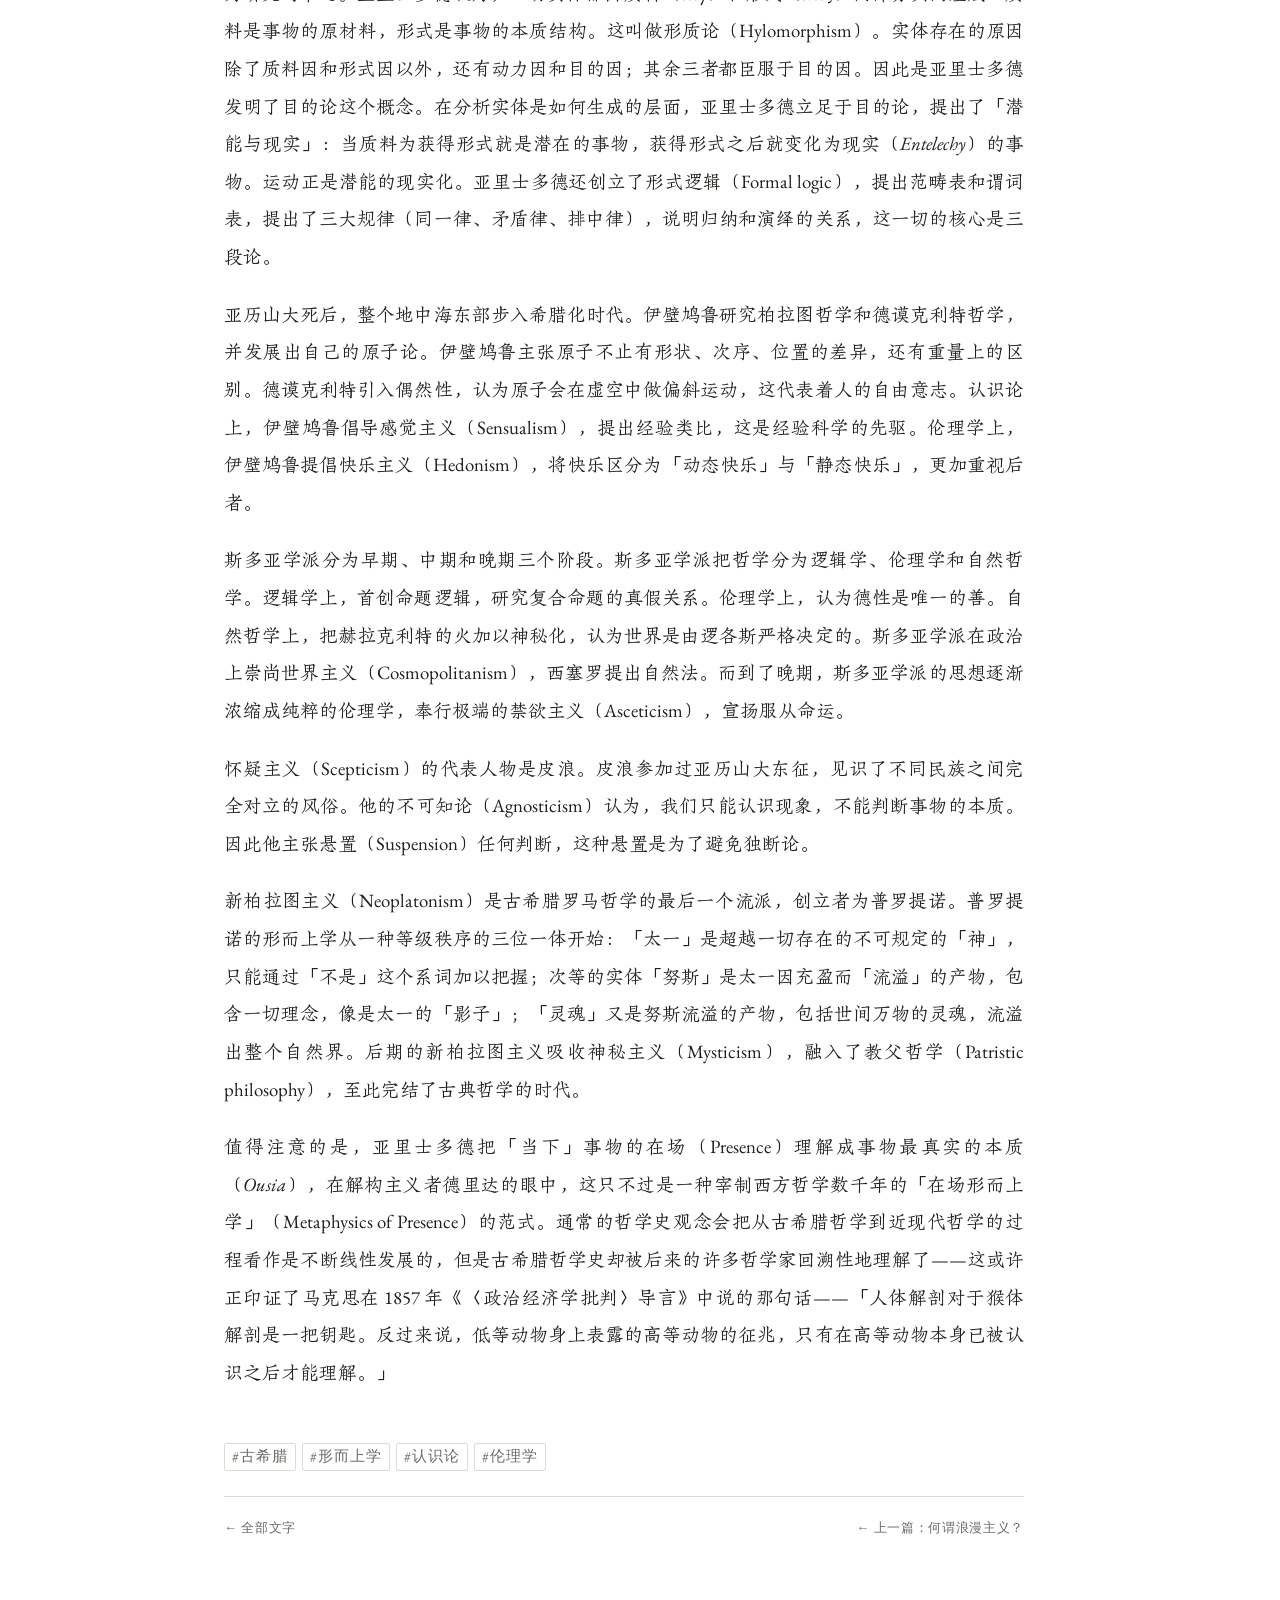
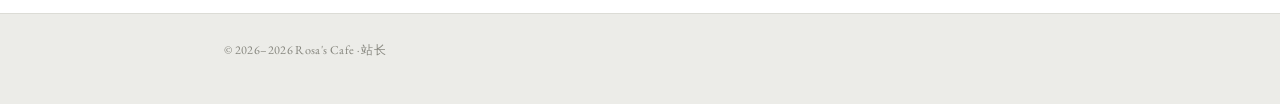
<file: posts/ancient-greek-philosophy.html>
<!DOCTYPE html>
<html lang="zh-CN" data-theme="light">
<head>
<meta charset="utf-8">
<meta name="viewport" content="width=device-width, initial-scale=1">
<title>古希腊哲学史 · Rosa's Cafe</title>
<meta name="description" content="以「本原」问题为线索梳理古希腊哲学：从米利都学派的存在论发萌，经智者派与苏格拉底的主体性转向，到希腊化与罗马时期的伦理学与信仰。">
<meta name="author" content="站长">
<link rel="stylesheet" href="../assets/site.css">
<script>
  try {
    var saved = localStorage.getItem("ink-paper-theme");
    if (saved === "dark") document.documentElement.setAttribute("data-theme", "dark");
  } catch (e) {}
</script>
</head>
<body data-page="post">

<div data-site-header></div>

<div class="article-shell">
  <article class="article">

    <header class="article__head">
      <p class="meta article__meta">
        <span class="meta__date">Oct 12, 2026</span>
        <span class="meta__sep">·</span>
        <a class="chip" href="../topics.html?c=%E5%93%B2%E5%AD%A6">哲学</a>
        <a class="chip" href="../topics.html?t=%E5%8F%A4%E5%B8%8C%E8%85%8A">#古希腊</a>
        <a class="chip" href="../topics.html?t=%E5%BD%A2%E8%80%8C%E4%B8%8A%E5%AD%A6">#形而上学</a>
        <a class="chip" href="../topics.html?t=%E8%AE%A4%E8%AF%86%E8%AE%BA">#认识论</a>
        <a class="chip" href="../topics.html?t=%E4%BC%A6%E7%90%86%E5%AD%A6">#伦理学</a>
        <span class="meta__sep">|</span>
        <span class="post-meta-item" data-word-count></span>
      </p>

      <h1 class="article__title">古希腊哲学史</h1>

      <div class="article__abstract">
        <blockquote>
          <p>人体解剖对于猴体解剖是一把钥匙。反过来说，低等动物身上表露的高等动物的征兆，只有在高等动物本身已被认识之后才能理解。</p>
          <p class="attrib">—— 马克思《〈政治经济学批判〉导言》</p>
        </blockquote>
      </div>

      <hr>
    </header>

    <div class="article__body" id="article-body">

      <p>古希腊哲学大致分为三个阶段：第一阶段是自然哲学创立和形而上学发萌的前苏格拉底时期；第二阶段是将重心从自然转向人的古典时期；第三阶段是关注伦理学的希腊化时期和罗马时期。</p>

      <p>面对丰饶的大自然，自然哲学家们提出的最初问题是「世界的本原（<em>ἀρχή</em>）是什么？」米利都学派的泰勒斯答曰「水」（<em>ὕδωρ</em>），试图以自然物质来解释自然；阿那克西曼德答曰「阿派朗」（<em>ἄπειρον</em>），使抽象的无定形者通过否定性产生有定形；阿那克西美尼答曰「气」（<em>ἀήρ</em>），借助其稀薄与浓厚的量的变化形成万事万物。</p>

      <p>相比无力阐明「变化」机制的米利都学派，赫拉克利特则提出世界的本原是按照作为变化法则的「逻各斯」（<em>λόγος</em>）而燃烧和熄灭的「火」（<em>πῦρ</em>）。作为万物本原的火是「变化」的隐喻，这乃是一种象征着「对立统一」和「内在矛盾」的辩证法之火。另外，<em>λόγος</em> 的希腊语原意为「话语」，后来成为了形而上学传统的核心，也就是德里达所说的「逻各斯中心主义」。</p>

      <p>米利都学派和赫拉克利特都把特殊的质料作为本原，但是这样的质料无法抵达普遍性。毕达哥拉斯学派秉持数（<em>ἀριθμός</em>）本原的观点，凭借形式性的「比例」通约事物之间的规律。毕达哥拉斯主义认为宇宙遵循着严整的秩序，这种秩序可以用整数或整数之比来表达。实际上，宇宙与秩序的希腊语都是 <em>κόσμος</em>，研究宇宙秩序及其场域的学问就叫作宇宙论（Cosmology），这是比形而上学更加根本的东西。然而，勾股定理使毕达哥拉斯主义遭遇了第一次数学危机即无理数危机：等腰直角三角形的直角边与斜边长度的比例无法用整数或分数表示。这是因为一切人为编织的秩序都必然有着剩余。</p>

      <p>爱利亚学派的创始人克塞诺芬尼批判神人同形同性的多神教，提出不变不动、独一无二和不生不灭的理性神，并且用归谬法证明「神不是产生出来的，而是永恒的」，万物的本原是「一」（<em>ἕν</em>）。巴门尼德吸收了克塞诺芬尼的思想，紧接着提出「存在者存在，不存在者不存在」，研究存在本质的学问——朴素的本体论／存在论（Ontology）由此建立。这句箴言并非简单的语义反复：存在者之所以存在，不存在者之所以不存在，是因为「存在」不能由「非存在」产生，能被思想和言说的东西只能是「存在」，而真正的「非存在」或者「无」是无法被言说的东西，也就是彻彻底底的「无」。「无」中生「有」是不可能的。赫拉克利特的「火」根本不可能既存在又不存在。因此，巴门尼德的本体论是闭合的。<em>εἰμί</em> 作为谓词是「存在」，作为系动词是「是」；这个 <em>εἰμί</em> 即为巴门尼德的「神」。</p>

      <p>芝诺通过悖论维护巴门尼德的思想，意图否定「运动」（<em>κίνησις</em>）和「多」（<em>τὰ πολλά</em>）。芝诺运用克塞诺芬尼的归谬法，首先承认「运动」和「多」的前提，然后揭示自相矛盾的地方，特别是关于「运动」的四个悖论尤为重要：「飞矢不动」「二分法」「阿喀琉斯追龟」「运动场」。</p>

      <p>作为爱利亚学派的最后一位代表人物，麦里梭继承并修正了巴门尼德的观点，反对存在像是完满的球体的观点，主张存在是无限的。这让爱利亚学派的存在论变得愈加彻底和闭合，于是愈加暴露出其中的弊端——既然真正的存在是永恒的和无限的，那么运动如何可能？</p>

      <p>恩培多克勒为了解释万物的本原，提出「四根（<em>ῥιζώματα</em>）说」。四个根火、气、土、水，均为永恒的、不可相互转化的元素，因此万物无非是上述四根的结合与分离，而非真正的产生与消灭。不同物体有着不同的比例，这就与毕达哥拉斯的学说产生了联系。除此之外，恩培多克勒还提出「爱」（<em>Φιλότης</em>）与「恨」（<em>Νεῖκος</em>）作为四根的动力来源——前者是使万物聚合的力量，后者是使万物分离的力量。认识论上，恩培多克勒认为客观事物向外界发出流射，作用于人的感官，而人的感官也有着微小的孔道，当同类元素与孔道匹配时，认识才得以可能。这便是「流射说」。</p>

      <p>阿那克萨戈拉则认为万事万物都各有自己的本原，因此本原有无限多个，唤作「种子」（<em>σπέρματα</em>）。阿那克萨戈拉的宇宙论为：宇宙初始处于混沌状态，无数种子混杂，随后通过一种旋涡运动，不同种类的种子分离，同类的种子聚合在一起，最终形成了整个宇宙。因此，事物从来都不是从绝对的「无」中产生的，而是「一切中包含着一切」。然而，单靠种子本身宇宙是不会运动的，必然有一个东西推动着漩涡运动，这就是努斯（<em>νοῦς</em>）。种子是物质；努斯则是精神。努斯的发现最终将会导致目的论（Teleology）诞生。</p>

      <p>原子论脱胎于巴门尼德，却又反巴门尼德。原子论的创始人是留基波，学生德谟克利特是学说的代表人物。「原子」（<em>ἄτομον</em>）在希腊语中的原意是指「不可分割」的东西，每个原子都具有巴门尼德的「存在」的性质，是世间唯一的实体和事物的最小单位，只有形状、次序、位置的差异，故而在这一点上继承了巴门尼德。相应的，原子论反对巴门尼德的地方则是使运动成为可能的东西——运动的场所——「虚空」（<em>κενόν</em>）。「存在」（原子）是存在的，「非存在」（虚空）也是存在的。宇宙的本原就是原子和虚空。虚空不是真正的无，而是原子的背景性秩序。</p>

      <p>然而，德谟克利特的原子论排除了偶然性，认为灵魂也是原子构成的，忽略了目的因的存在，使自然界的一切作用和人的一切命运都被必然性的铁律牢牢地压制，不可挣脱。「但是这样一来，这种铁的必然性本身就成了一个最大的偶然性。」直到后来，伊壁鸠鲁的原子论才使这种机械决定论松动了。马克思就此著有博士论文《德谟克利特的自然哲学和伊壁鸠鲁的自然哲学的差别》，这是一种承认偶然性的、与黑格尔的理性主义争锋相对的感性学（<em>Aesthetica</em>）。</p>

      <p>自然哲学的讨论在智者派（Sophists）时期终结，转向了人本主义（Humanism）。雅典民主政治的兴盛刺激了平民参政时对辩论技术的需要，故而产生了专门教授修辞、辩论、公共演说的智者派。值得一提的是，随着柏拉图—亚里士多德传统将其贬抑为「诡辩家」，之后的哲学家们更偏好自称为「爱智者」（Philosopher）。</p>

      <p>普罗泰戈拉是德谟克利特的学生，因此一定程度上受到了原子论的影响。普罗泰戈拉哲学的核心是「人是万物的尺度，是存在的事物存在的尺度，也是不存在的事物不存在的尺度。」这是哲学史上首次将主体性（Subjectivity）的维度引入哲学当中。这代表着一切客观的规定内容都必须经过主体中介才能存在。另外，相对主义（Relativism）只不过是柏拉图—亚里士多德传统对普罗泰戈拉的误解；他其实是个绝对主义（Absolutism）者，因为任何二元对立都是同一个绝对前提的自我分裂。</p>

      <p>高尔吉亚运用爱利亚学派的归谬法来攻击爱利亚学派的观点。他提出的三个命题：「无物存在」「即使有物存在也不能被认识」「即使认识了，也无法言说」，恰恰对应着巴门尼德主义中的「存在物存在」「思维与存在是同一的」和「存在与思维的同一能被表述」这三个命题。高尔吉亚秉持的怀疑主义（Skepticism）所怀疑的正是以往自然哲学的倾向，也就是认为理性论证能够认识真正实在的独断论（Dogmatism）。同时，这些命题揭示了存在—思维—语言三者之间不可弥合的裂隙，而它们一一对应着自然哲学、主体哲学和语言哲学。</p>

      <p>苏格拉底的「认识你自己」延续了智者的主体性原则，西塞罗评价为「苏格拉底把哲学从天上拉回了人间」。但苏格拉底又批判智者的伦理崩坏，认为「美德即知识」，将知识论（Epistemology）与伦理学（Ethics）结合起来，意在将伦理确定为可以通过理性反思获得的普遍真理。苏格拉底式的辩证法是一种诘问法，即不停追问对方话语中自相矛盾的地方，引导对方接近现象背后的普遍性。<em>διαλεκτική</em> 的希腊语原意就是对话。在伦理学之外，苏格拉底早期曾受到自然哲学的影响，又拜读了阿那克萨戈拉的「努斯」学说，却发现其中缺少目的论，认为神创造世界的最终目的是让人认识神，这是神学目的论（Theology Teleology）的雏形。</p>

      <p>苏格拉底之死分化出了小苏格拉底学派，大致可以分为麦加拉派、犬儒学派和昔勒尼派。麦加拉派把苏格拉底的「善」与爱利亚派的「存在」结合起来，认为「善即存在」。犬儒学派将苏格拉底的伦理学推演到极致，认为德性可以自足，宣扬一种极其简陋的、自然的生活方式。昔勒尼派的感觉主义（Sensationalism）沉溺于当下的快乐，并认为这就是「善」，不再关注外部的客观对象。</p>

      <p>柏拉图师从苏格拉底，在他死后创办学园（Academy），著书立说。柏拉图的哲学核心是理念论（Theory of ideas），这来自苏格拉底对于事物背后的普遍本质的不懈追求。不过，苏格拉底寻求的普遍性局限于伦理的范围，柏拉图则将其扩大化，认定在现象世界的背后有一个理念世界。这个理念世界有着现象世界的可感事物的完美原型，而具体的事物通过「摹仿」或「分有」理念获得实在性。苏格拉底的普遍本质寓于个别事物之中，柏拉图的理念却遵循实在论（Realism）。理念世界中最高的理念是「善」的理念。</p>

      <p>认识论（Epistemology）上，柏拉图通过洞穴寓言深化理念论：现象世界只不过是理念世界投下的影子。柏拉图回忆说以灵魂转世说为前提，认为灵魂在进入肉体前在理念世界见过所有理念，进入肉体后暂时遗忘了这些知识，所以人的「学习」无非是「回忆」。柏拉图区分「知识」与「意见」，认为「辩证法」（Dialectics）是理智认识的最高阶段，《智者篇》中的「通种论」依靠对立统一，从「消极的辩证法」的层次提升到了「积极的辩证法」的层次。</p>

      <p>在柏拉图的政治哲学中，理想国实行等级制，由统治者、保卫者和劳动者三个部分构成，对应灵魂中的理性、意志和欲望。城邦整体的美德是恪守自己的德性——「正义」。柏拉图认为统治者必定是拥有最高智慧的「哲人王」。然而，柏拉图晚年在叙拉古的三次政治实践的失败，使得他退而求其次地在《法律篇》中设计了「第二等好的城邦」。</p>

      <p>亚里士多德在学园中既是柏拉图的学生，又是他的助教。亚里士多德在多个方面均有所建树，是「古代的黑格尔」，尤其是他的「第一哲学」，又名形而上学（Metaphysics）。<em>Meta-physics</em> 的来源是亚里士多德的弟子在整理他的遗稿时，将他的第一哲学编于「《物理学》之后」。第一哲学的研究对象是「作为存在的存在」，也就是存在本身。</p>

      <p>亚里士多德发现，事物被称为「存在」，所指的要不然是偶然的属性（偶性），要不然就是必然的本质（范畴），而实体是一种独立存在的最根本的存在。于是，「实体」（Substance）就此成为研究的中心。亚里士多德认为，一切实体都由质料（<em>ὕλη</em>）和形式（<em>εἶδος</em>）两部分共同组成：质料是事物的原材料，形式是事物的本质结构。这叫做形质论（Hylomorphism）。实体存在的原因除了质料因和形式因以外，还有动力因和目的因；其余三者都臣服于目的因。因此是亚里士多德发明了目的论这个概念。在分析实体是如何生成的层面，亚里士多德立足于目的论，提出了「潜能与现实」：当质料为获得形式就是潜在的事物，获得形式之后就变化为现实（<em>Entelechy</em>）的事物。运动正是潜能的现实化。亚里士多德还创立了形式逻辑（Formal logic），提出范畴表和谓词表，提出了三大规律（同一律、矛盾律、排中律），说明归纳和演绎的关系，这一切的核心是三段论。</p>

      <p>亚历山大死后，整个地中海东部步入希腊化时代。伊壁鸠鲁研究柏拉图哲学和德谟克利特哲学，并发展出自己的原子论。伊壁鸠鲁主张原子不止有形状、次序、位置的差异，还有重量上的区别。德谟克利特引入偶然性，认为原子会在虚空中做偏斜运动，这代表着人的自由意志。认识论上，伊壁鸠鲁倡导感觉主义（Sensualism），提出经验类比，这是经验科学的先驱。伦理学上，伊壁鸠鲁提倡快乐主义（Hedonism），将快乐区分为「动态快乐」与「静态快乐」，更加重视后者。</p>

      <p>斯多亚学派分为早期、中期和晚期三个阶段。斯多亚学派把哲学分为逻辑学、伦理学和自然哲学。逻辑学上，首创命题逻辑，研究复合命题的真假关系。伦理学上，认为德性是唯一的善。自然哲学上，把赫拉克利特的火加以神秘化，认为世界是由逻各斯严格决定的。斯多亚学派在政治上崇尚世界主义（Cosmopolitanism），西塞罗提出自然法。而到了晚期，斯多亚学派的思想逐渐浓缩成纯粹的伦理学，奉行极端的禁欲主义（Asceticism），宣扬服从命运。</p>

      <p>怀疑主义（Scepticism）的代表人物是皮浪。皮浪参加过亚历山大东征，见识了不同民族之间完全对立的风俗。他的不可知论（Agnosticism）认为，我们只能认识现象，不能判断事物的本质。因此他主张悬置（Suspension）任何判断，这种悬置是为了避免独断论。</p>

      <p>新柏拉图主义（Neoplatonism）是古希腊罗马哲学的最后一个流派，创立者为普罗提诺。普罗提诺的形而上学从一种等级秩序的三位一体开始：「太一」是超越一切存在的不可规定的「神」，只能通过「不是」这个系词加以把握；次等的实体「努斯」是太一因充盈而「流溢」的产物，包含一切理念，像是太一的「影子」；「灵魂」又是努斯流溢的产物，包括世间万物的灵魂，流溢出整个自然界。后期的新柏拉图主义吸收神秘主义（Mysticism），融入了教父哲学（Patristic philosophy），至此完结了古典哲学的时代。</p>

      <p>值得注意的是，亚里士多德把「当下」事物的在场（Presence）理解成事物最真实的本质（<em>Ousia</em>），在解构主义者德里达的眼中，这只不过是一种宰制西方哲学数千年的「在场形而上学」（Metaphysics of Presence）的范式。通常的哲学史观念会把从古希腊哲学到近现代哲学的过程看作是不断线性发展的，但是古希腊哲学史却被后来的许多哲学家回溯性地理解了——这或许正印证了马克思在 1857 年《〈政治经济学批判〉导言》中说的那句话——「人体解剖对于猴体解剖是一把钥匙。反过来说，低等动物身上表露的高等动物的征兆，只有在高等动物本身已被认识之后才能理解。」</p>

    </div>

    <footer class="article__foot">
      <div class="article__tags">
        <a class="chip" href="../topics.html?t=%E5%8F%A4%E5%B8%8C%E8%85%8A">#古希腊</a>
        <a class="chip" href="../topics.html?t=%E5%BD%A2%E8%80%8C%E4%B8%8A%E5%AD%A6">#形而上学</a>
        <a class="chip" href="../topics.html?t=%E8%AE%A4%E8%AF%86%E8%AE%BA">#认识论</a>
        <a class="chip" href="../topics.html?t=%E4%BC%A6%E7%90%86%E5%AD%A6">#伦理学</a>
      </div>

      <nav class="article__end" aria-label="文章导航">
        <a href="../archive.html">← 全部文字</a>
        <span class="pager">
          <a href="what-is-romanticism.html">← 上一篇：何谓浪漫主义？</a>
        </span>
      </nav>
    </footer>

  </article>

</div>

<div data-site-footer></div>

<script src="../assets/index.js"></script>
<script src="../assets/render.js"></script>
</body>
</html>
</file>
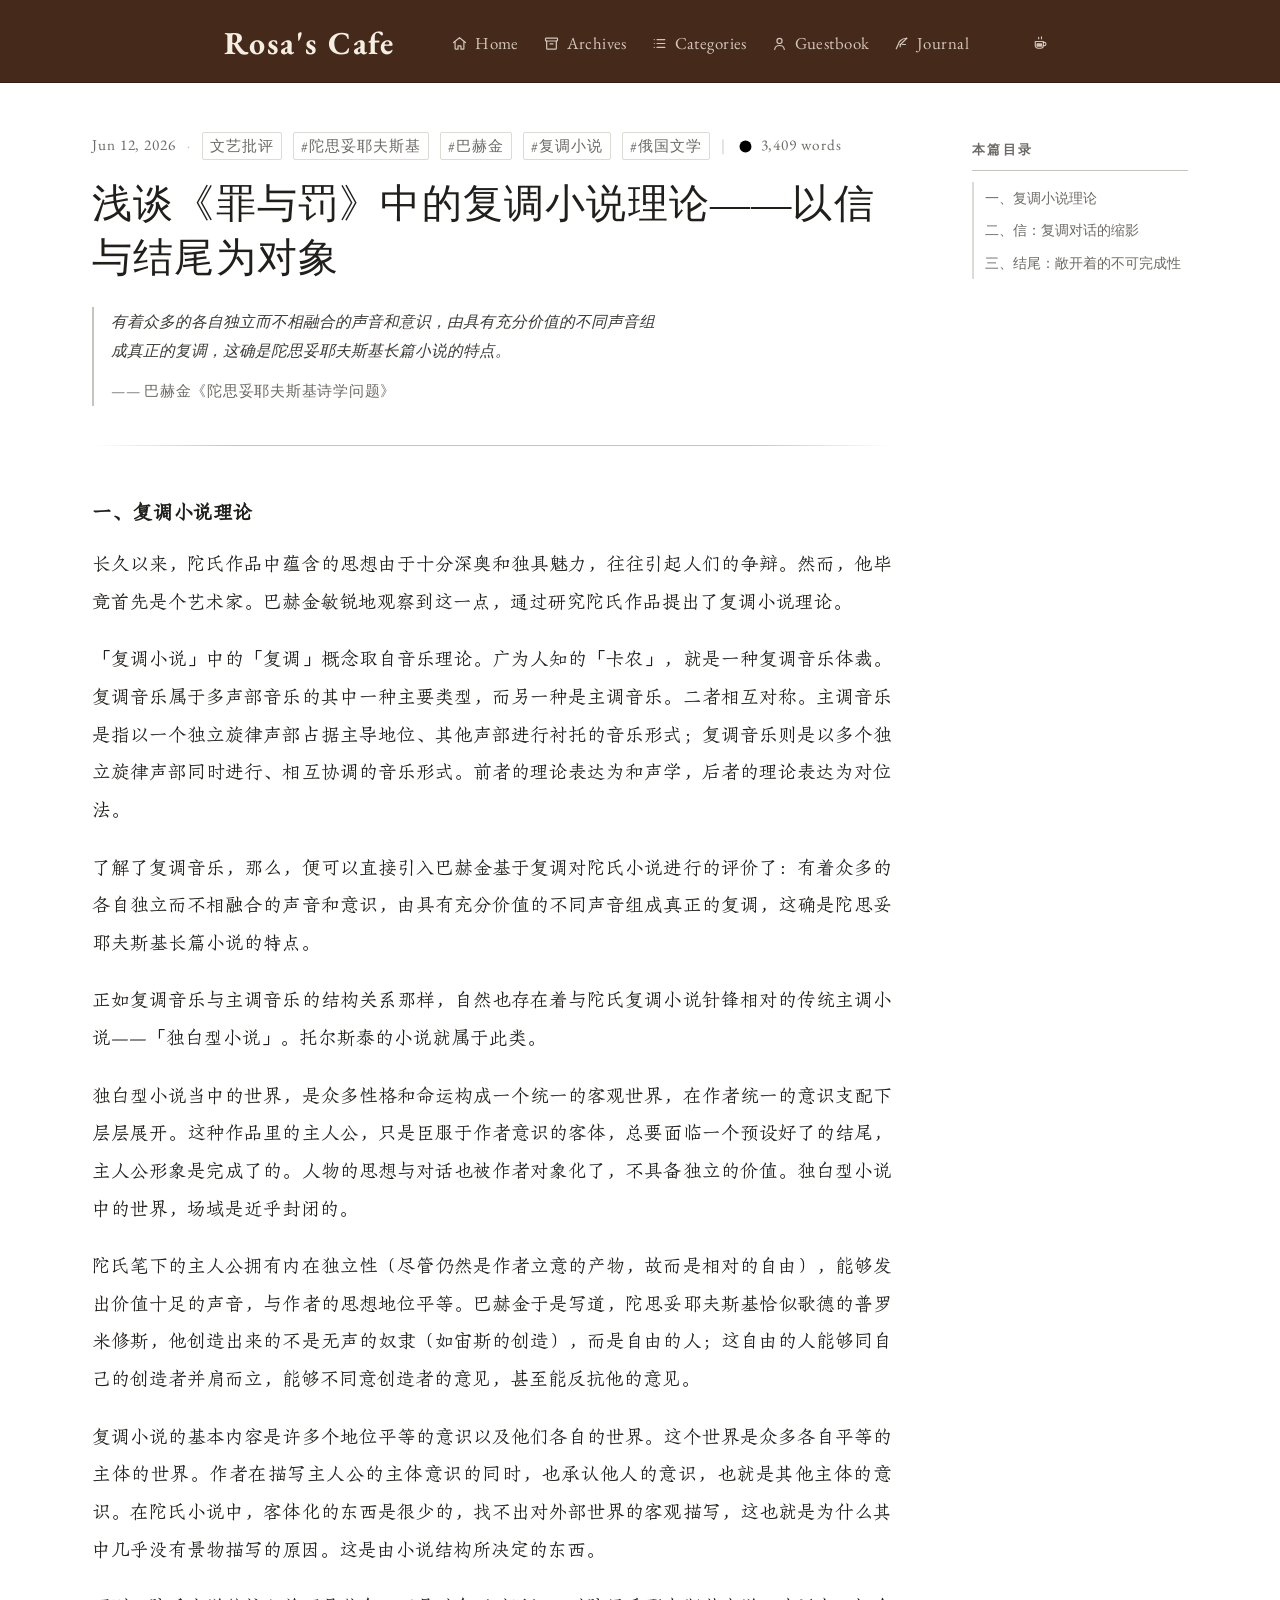
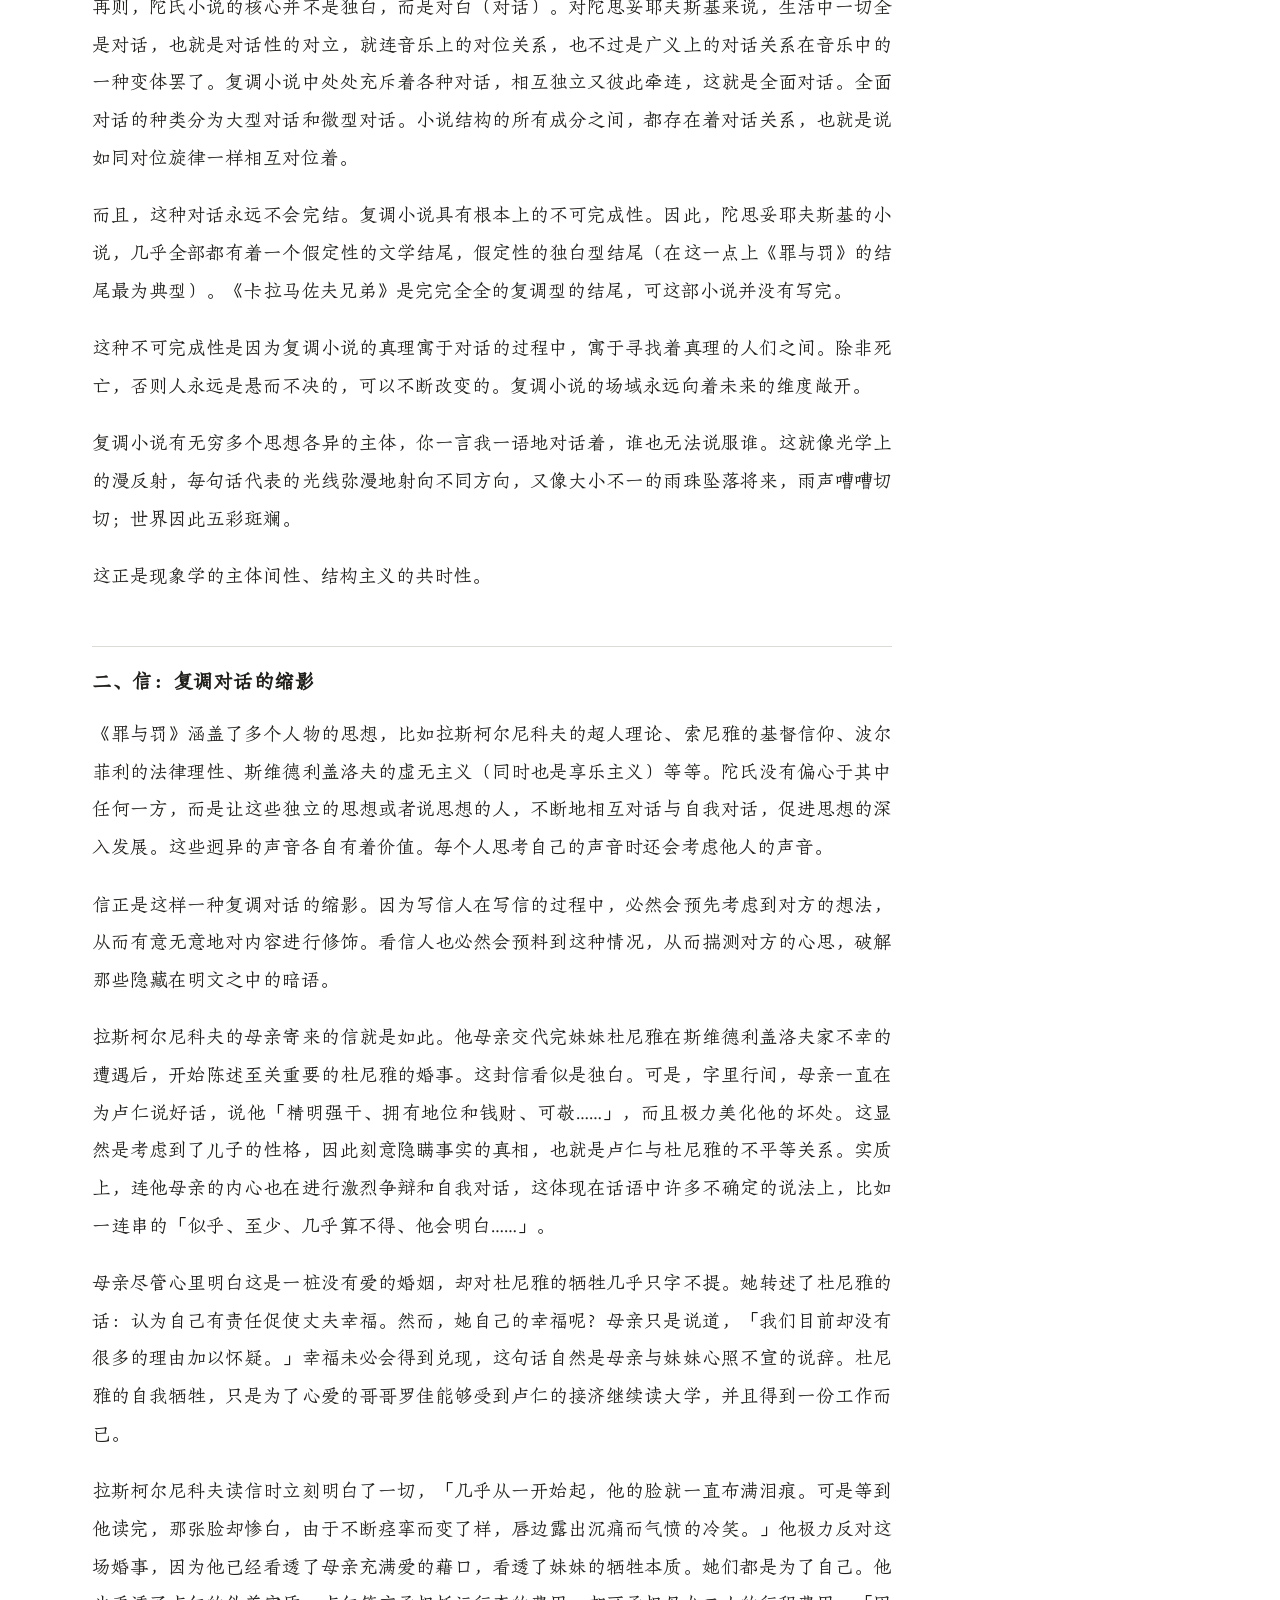
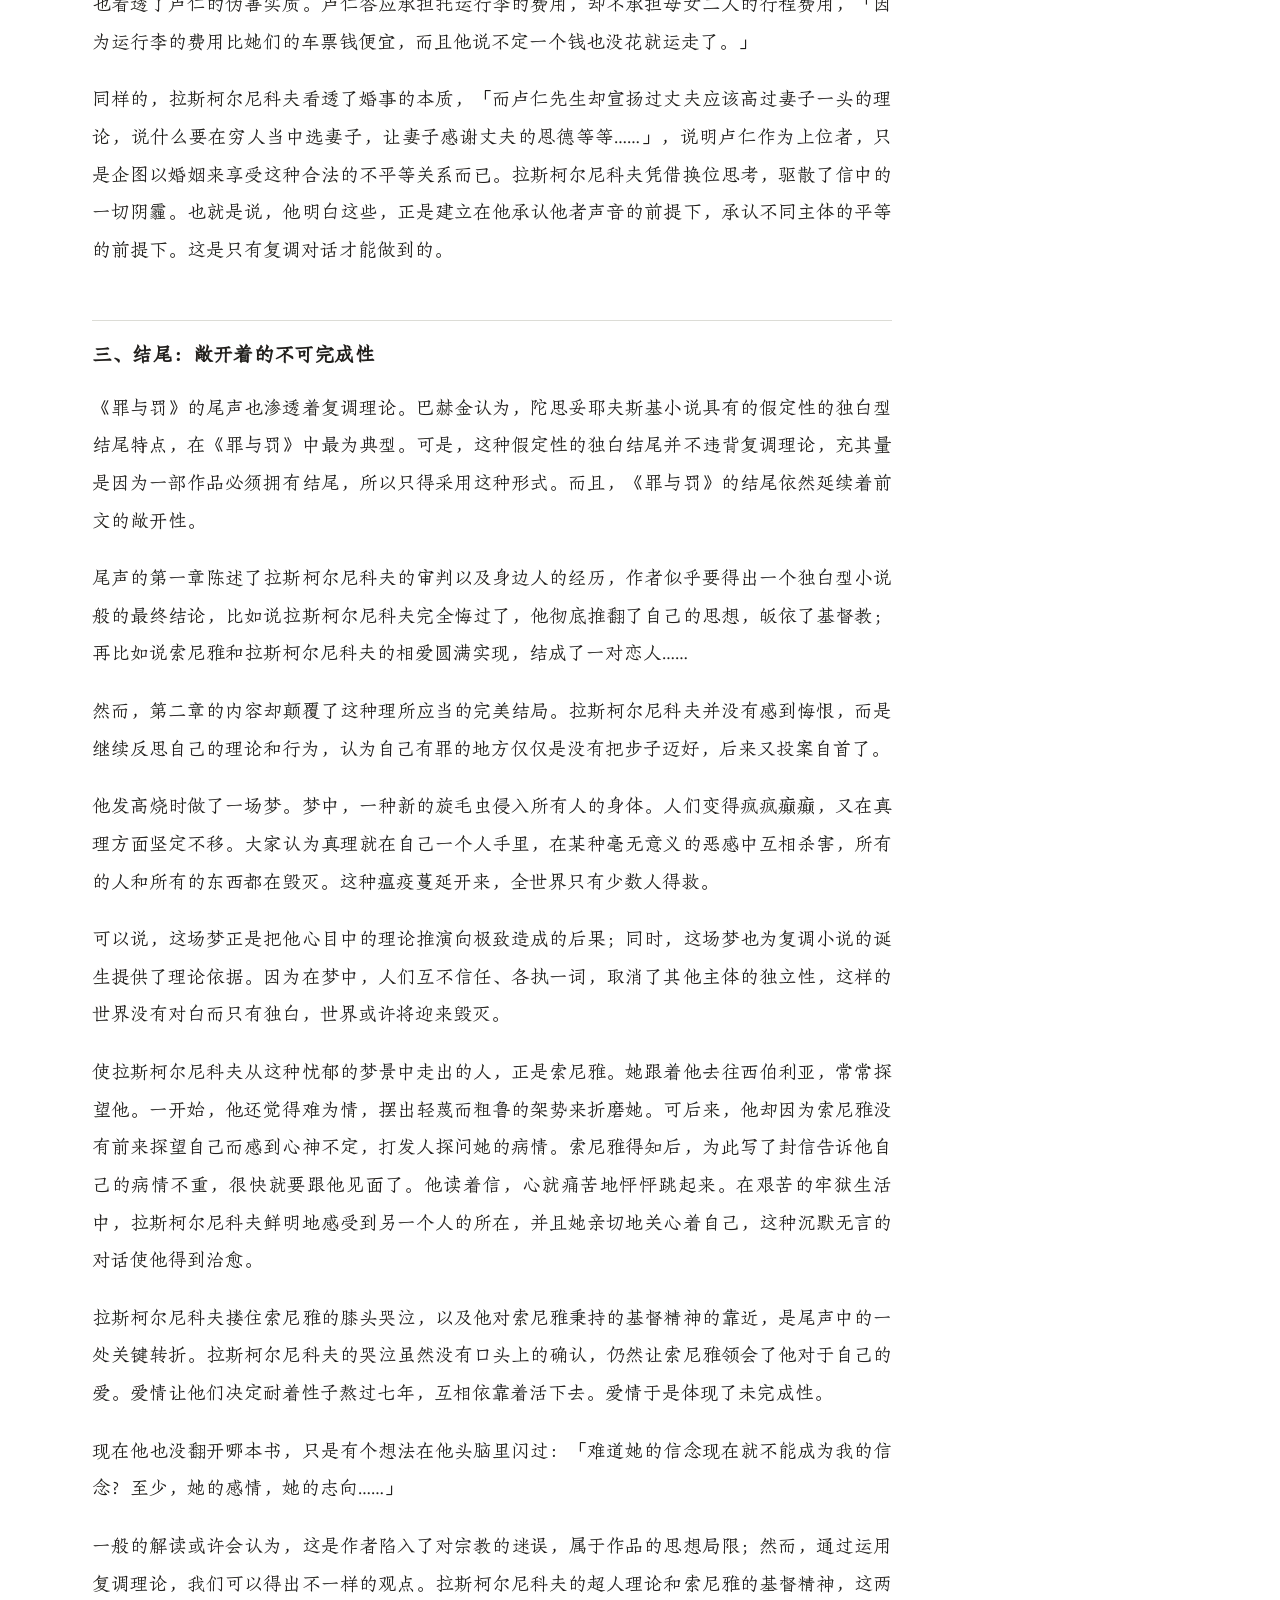
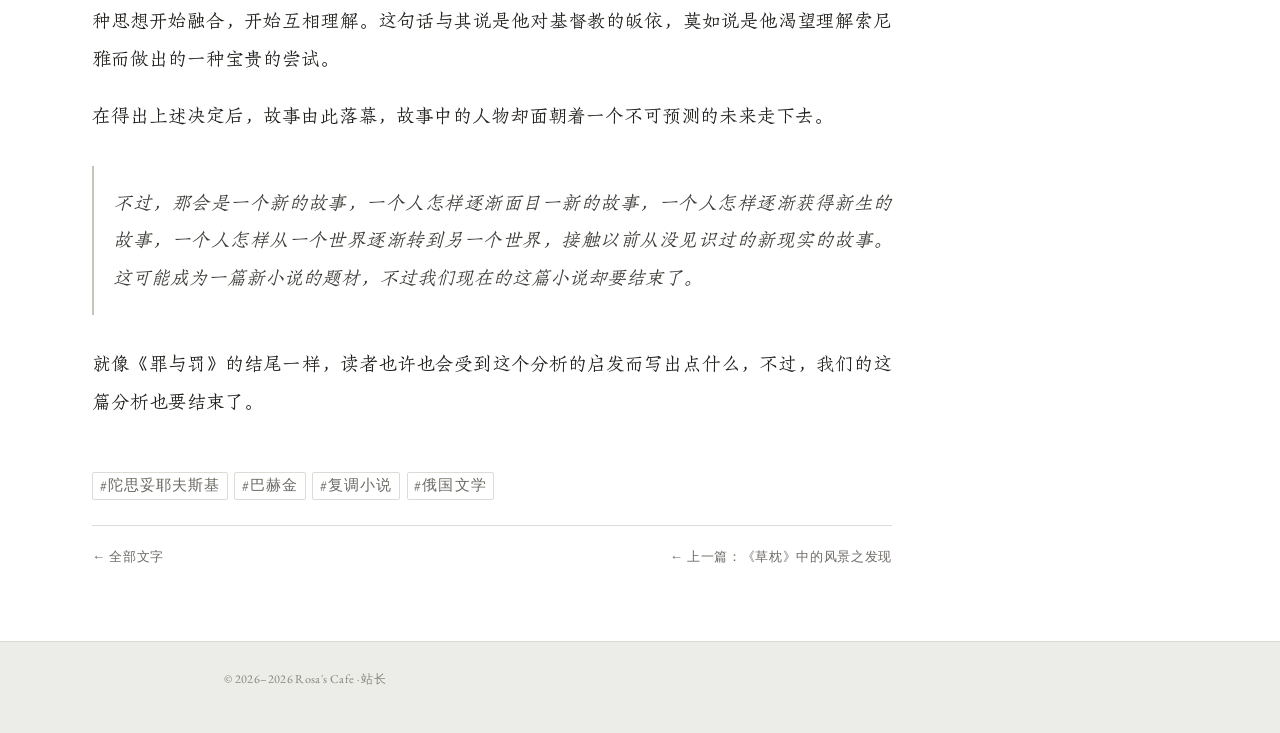
<file: posts/crime-and-punishment-polyphony.html>
<!DOCTYPE html>
<html lang="zh-CN" data-theme="light">
<head>
<meta charset="utf-8">
<meta name="viewport" content="width=device-width, initial-scale=1">
<title>浅谈《罪与罚》中的复调小说理论——以信与结尾为对象 · Rosa's Cafe</title>
<meta name="description" content="借巴赫金的复调小说理论读《罪与罚》：从母亲那封信里的对话性，到尾声那个「假定性的独白型结尾」为何仍向未来敞开。">
<meta name="author" content="站长">
<link rel="stylesheet" href="../assets/site.css">
<script>
  try {
    var saved = localStorage.getItem("ink-paper-theme");
    if (saved === "dark") document.documentElement.setAttribute("data-theme", "dark");
  } catch (e) {}
</script>
</head>
<body data-page="post">

<div data-site-header></div>

<div class="article-shell">
  <article class="article">

    <header class="article__head">
      <p class="meta article__meta">
        <span class="meta__date">Jun 12, 2026</span>
        <span class="meta__sep">·</span>
        <a class="chip" href="../topics.html?c=%E6%96%87%E8%89%BA%E6%89%B9%E8%AF%84">文艺批评</a>
        <a class="chip" href="../topics.html?t=%E9%99%80%E6%80%9D%E5%A6%A5%E8%80%B6%E5%A4%AB%E6%96%AF%E5%9F%BA">#陀思妥耶夫斯基</a>
        <a class="chip" href="../topics.html?t=%E5%B7%B4%E8%B5%AB%E9%87%91">#巴赫金</a>
        <a class="chip" href="../topics.html?t=%E5%A4%8D%E8%B0%83%E5%B0%8F%E8%AF%B4">#复调小说</a>
        <a class="chip" href="../topics.html?t=%E4%BF%84%E5%9B%BD%E6%96%87%E5%AD%A6">#俄国文学</a>
        <span class="meta__sep">|</span>
        <span class="post-meta-item" data-word-count></span>
      </p>

      <h1 class="article__title">浅谈《罪与罚》中的复调小说理论——以信与结尾为对象</h1>

      <div class="article__abstract">
        <blockquote>
          <p>有着众多的各自独立而不相融合的声音和意识，由具有充分价值的不同声音组成真正的复调，这确是陀思妥耶夫斯基长篇小说的特点。</p>
          <p class="attrib">—— 巴赫金《陀思妥耶夫斯基诗学问题》</p>
        </blockquote>
      </div>

      <hr>
    </header>

    <div class="article__body" id="article-body">

      <h2 id="polyphony">一、复调小说理论</h2>

      <p>长久以来，陀氏作品中蕴含的思想由于十分深奥和独具魅力，往往引起人们的争辩。然而，他毕竟首先是个艺术家。巴赫金敏锐地观察到这一点，通过研究陀氏作品提出了复调小说理论。</p>

      <p>「复调小说」中的「复调」概念取自音乐理论。广为人知的「卡农」，就是一种复调音乐体裁。复调音乐属于多声部音乐的其中一种主要类型，而另一种是主调音乐。二者相互对称。主调音乐是指以一个独立旋律声部占据主导地位、其他声部进行衬托的音乐形式；复调音乐则是以多个独立旋律声部同时进行、相互协调的音乐形式。前者的理论表达为和声学，后者的理论表达为对位法。</p>

      <p>了解了复调音乐，那么，便可以直接引入巴赫金基于复调对陀氏小说进行的评价了：有着众多的各自独立而不相融合的声音和意识，由具有充分价值的不同声音组成真正的复调，这确是陀思妥耶夫斯基长篇小说的特点。</p>

      <p>正如复调音乐与主调音乐的结构关系那样，自然也存在着与陀氏复调小说针锋相对的传统主调小说——「独白型小说」。托尔斯泰的小说就属于此类。</p>

      <p>独白型小说当中的世界，是众多性格和命运构成一个统一的客观世界，在作者统一的意识支配下层层展开。这种作品里的主人公，只是臣服于作者意识的客体，总要面临一个预设好了的结尾，主人公形象是完成了的。人物的思想与对话也被作者对象化了，不具备独立的价值。独白型小说中的世界，场域是近乎封闭的。</p>

      <p>陀氏笔下的主人公拥有内在独立性（尽管仍然是作者立意的产物，故而是相对的自由），能够发出价值十足的声音，与作者的思想地位平等。巴赫金于是写道，陀思妥耶夫斯基恰似歌德的普罗米修斯，他创造出来的不是无声的奴隶（如宙斯的创造），而是自由的人；这自由的人能够同自己的创造者并肩而立，能够不同意创造者的意见，甚至能反抗他的意见。</p>

      <p>复调小说的基本内容是许多个地位平等的意识以及他们各自的世界。这个世界是众多各自平等的主体的世界。作者在描写主人公的主体意识的同时，也承认他人的意识，也就是其他主体的意识。在陀氏小说中，客体化的东西是很少的，找不出对外部世界的客观描写，这也就是为什么其中几乎没有景物描写的原因。这是由小说结构所决定的东西。</p>

      <p>再则，陀氏小说的核心并不是独白，而是对白（对话）。对陀思妥耶夫斯基来说，生活中一切全是对话，也就是对话性的对立，就连音乐上的对位关系，也不过是广义上的对话关系在音乐中的一种变体罢了。复调小说中处处充斥着各种对话，相互独立又彼此牵连，这就是全面对话。全面对话的种类分为大型对话和微型对话。小说结构的所有成分之间，都存在着对话关系，也就是说如同对位旋律一样相互对位着。</p>

      <p>而且，这种对话永远不会完结。复调小说具有根本上的不可完成性。因此，陀思妥耶夫斯基的小说，几乎全部都有着一个假定性的文学结尾，假定性的独白型结尾（在这一点上《罪与罚》的结尾最为典型）。《卡拉马佐夫兄弟》是完完全全的复调型的结尾，可这部小说并没有写完。</p>

      <p>这种不可完成性是因为复调小说的真理寓于对话的过程中，寓于寻找着真理的人们之间。除非死亡，否则人永远是悬而不决的，可以不断改变的。复调小说的场域永远向着未来的维度敞开。</p>

      <p>复调小说有无穷多个思想各异的主体，你一言我一语地对话着，谁也无法说服谁。这就像光学上的漫反射，每句话代表的光线弥漫地射向不同方向，又像大小不一的雨珠坠落将来，雨声嘈嘈切切；世界因此五彩斑斓。</p>

      <p>这正是现象学的主体间性、结构主义的共时性。</p>

      <h2 id="letter">二、信：复调对话的缩影</h2>

      <p>《罪与罚》涵盖了多个人物的思想，比如拉斯柯尔尼科夫的超人理论、索尼雅的基督信仰、波尔菲利的法律理性、斯维德利盖洛夫的虚无主义（同时也是享乐主义）等等。陀氏没有偏心于其中任何一方，而是让这些独立的思想或者说思想的人，不断地相互对话与自我对话，促进思想的深入发展。这些迥异的声音各自有着价值。每个人思考自己的声音时还会考虑他人的声音。</p>

      <p>信正是这样一种复调对话的缩影。因为写信人在写信的过程中，必然会预先考虑到对方的想法，从而有意无意地对内容进行修饰。看信人也必然会预料到这种情况，从而揣测对方的心思，破解那些隐藏在明文之中的暗语。</p>

      <p>拉斯柯尔尼科夫的母亲寄来的信就是如此。他母亲交代完妹妹杜尼雅在斯维德利盖洛夫家不幸的遭遇后，开始陈述至关重要的杜尼雅的婚事。这封信看似是独白。可是，字里行间，母亲一直在为卢仁说好话，说他「精明强干、拥有地位和钱财、可敬……」，而且极力美化他的坏处。这显然是考虑到了儿子的性格，因此刻意隐瞒事实的真相，也就是卢仁与杜尼雅的不平等关系。实质上，连他母亲的内心也在进行激烈争辩和自我对话，这体现在话语中许多不确定的说法上，比如一连串的「似乎、至少、几乎算不得、他会明白……」。</p>

      <p>母亲尽管心里明白这是一桩没有爱的婚姻，却对杜尼雅的牺牲几乎只字不提。她转述了杜尼雅的话：认为自己有责任促使丈夫幸福。然而，她自己的幸福呢？母亲只是说道，「我们目前却没有很多的理由加以怀疑。」幸福未必会得到兑现，这句话自然是母亲与妹妹心照不宣的说辞。杜尼雅的自我牺牲，只是为了心爱的哥哥罗佳能够受到卢仁的接济继续读大学，并且得到一份工作而已。</p>

      <p>拉斯柯尔尼科夫读信时立刻明白了一切，「几乎从一开始起，他的脸就一直布满泪痕。可是等到他读完，那张脸却惨白，由于不断痉挛而变了样，唇边露出沉痛而气愤的冷笑。」他极力反对这场婚事，因为他已经看透了母亲充满爱的藉口，看透了妹妹的牺牲本质。她们都是为了自己。他也看透了卢仁的伪善实质。卢仁答应承担托运行李的费用，却不承担母女二人的行程费用，「因为运行李的费用比她们的车票钱便宜，而且他说不定一个钱也没花就运走了。」</p>

      <p>同样的，拉斯柯尔尼科夫看透了婚事的本质，「而卢仁先生却宣扬过丈夫应该高过妻子一头的理论，说什么要在穷人当中选妻子，让妻子感谢丈夫的恩德等等……」，说明卢仁作为上位者，只是企图以婚姻来享受这种合法的不平等关系而已。拉斯柯尔尼科夫凭借换位思考，驱散了信中的一切阴霾。也就是说，他明白这些，正是建立在他承认他者声音的前提下，承认不同主体的平等的前提下。这是只有复调对话才能做到的。</p>

      <h2 id="ending">三、结尾：敞开着的不可完成性</h2>

      <p>《罪与罚》的尾声也渗透着复调理论。巴赫金认为，陀思妥耶夫斯基小说具有的假定性的独白型结尾特点，在《罪与罚》中最为典型。可是，这种假定性的独白结尾并不违背复调理论，充其量是因为一部作品必须拥有结尾，所以只得采用这种形式。而且，《罪与罚》的结尾依然延续着前文的敞开性。</p>

      <p>尾声的第一章陈述了拉斯柯尔尼科夫的审判以及身边人的经历，作者似乎要得出一个独白型小说般的最终结论，比如说拉斯柯尔尼科夫完全悔过了，他彻底推翻了自己的思想，皈依了基督教；再比如说索尼雅和拉斯柯尔尼科夫的相爱圆满实现，结成了一对恋人……</p>

      <p>然而，第二章的内容却颠覆了这种理所应当的完美结局。拉斯柯尔尼科夫并没有感到悔恨，而是继续反思自己的理论和行为，认为自己有罪的地方仅仅是没有把步子迈好，后来又投案自首了。</p>

      <p>他发高烧时做了一场梦。梦中，一种新的旋毛虫侵入所有人的身体。人们变得疯疯癫癫，又在真理方面坚定不移。大家认为真理就在自己一个人手里，在某种毫无意义的恶感中互相杀害，所有的人和所有的东西都在毁灭。这种瘟疫蔓延开来，全世界只有少数人得救。</p>

      <p>可以说，这场梦正是把他心目中的理论推演向极致造成的后果；同时，这场梦也为复调小说的诞生提供了理论依据。因为在梦中，人们互不信任、各执一词，取消了其他主体的独立性，这样的世界没有对白而只有独白，世界或许将迎来毁灭。</p>

      <p>使拉斯柯尔尼科夫从这种忧郁的梦景中走出的人，正是索尼雅。她跟着他去往西伯利亚，常常探望他。一开始，他还觉得难为情，摆出轻蔑而粗鲁的架势来折磨她。可后来，他却因为索尼雅没有前来探望自己而感到心神不定，打发人探问她的病情。索尼雅得知后，为此写了封信告诉他自己的病情不重，很快就要跟他见面了。他读着信，心就痛苦地怦怦跳起来。在艰苦的牢狱生活中，拉斯柯尔尼科夫鲜明地感受到另一个人的所在，并且她亲切地关心着自己，这种沉默无言的对话使他得到治愈。</p>

      <p>拉斯柯尔尼科夫搂住索尼雅的膝头哭泣，以及他对索尼雅秉持的基督精神的靠近，是尾声中的一处关键转折。拉斯柯尔尼科夫的哭泣虽然没有口头上的确认，仍然让索尼雅领会了他对于自己的爱。爱情让他们决定耐着性子熬过七年，互相依靠着活下去。爱情于是体现了未完成性。</p>

      <p>现在他也没翻开哪本书，只是有个想法在他头脑里闪过：「难道她的信念现在就不能成为我的信念？至少，她的感情，她的志向……」</p>

      <p>一般的解读或许会认为，这是作者陷入了对宗教的迷误，属于作品的思想局限；然而，通过运用复调理论，我们可以得出不一样的观点。拉斯柯尔尼科夫的超人理论和索尼雅的基督精神，这两种思想开始融合，开始互相理解。这句话与其说是他对基督教的皈依，莫如说是他渴望理解索尼雅而做出的一种宝贵的尝试。</p>

      <p>在得出上述决定后，故事由此落幕，故事中的人物却面朝着一个不可预测的未来走下去。</p>

      <blockquote>
        <p>不过，那会是一个新的故事，一个人怎样逐渐面目一新的故事，一个人怎样逐渐获得新生的故事，一个人怎样从一个世界逐渐转到另一个世界，接触以前从没见识过的新现实的故事。这可能成为一篇新小说的题材，不过我们现在的这篇小说却要结束了。</p>
      </blockquote>

      <p>就像《罪与罚》的结尾一样，读者也许也会受到这个分析的启发而写出点什么，不过，我们的这篇分析也要结束了。</p>

    </div>

    <footer class="article__foot">
      <div class="article__tags">
        <a class="chip" href="../topics.html?t=%E9%99%80%E6%80%9D%E5%A6%A5%E8%80%B6%E5%A4%AB%E6%96%AF%E5%9F%BA">#陀思妥耶夫斯基</a>
        <a class="chip" href="../topics.html?t=%E5%B7%B4%E8%B5%AB%E9%87%91">#巴赫金</a>
        <a class="chip" href="../topics.html?t=%E5%A4%8D%E8%B0%83%E5%B0%8F%E8%AF%B4">#复调小说</a>
        <a class="chip" href="../topics.html?t=%E4%BF%84%E5%9B%BD%E6%96%87%E5%AD%A6">#俄国文学</a>
      </div>

      <nav class="article__end" aria-label="文章导航">
        <a href="../archive.html">← 全部文字</a>
        <span class="pager">
          <a href="kusamakura-landscape.html">← 上一篇：《草枕》中的风景之发现</a>
        </span>
      </nav>
    </footer>

  </article>

  <aside class="article-toc" data-toc aria-label="本篇目录"></aside>
</div>

<div data-site-footer></div>

<script src="../assets/index.js"></script>
<script src="../assets/render.js"></script>
</body>
</html>
</file>
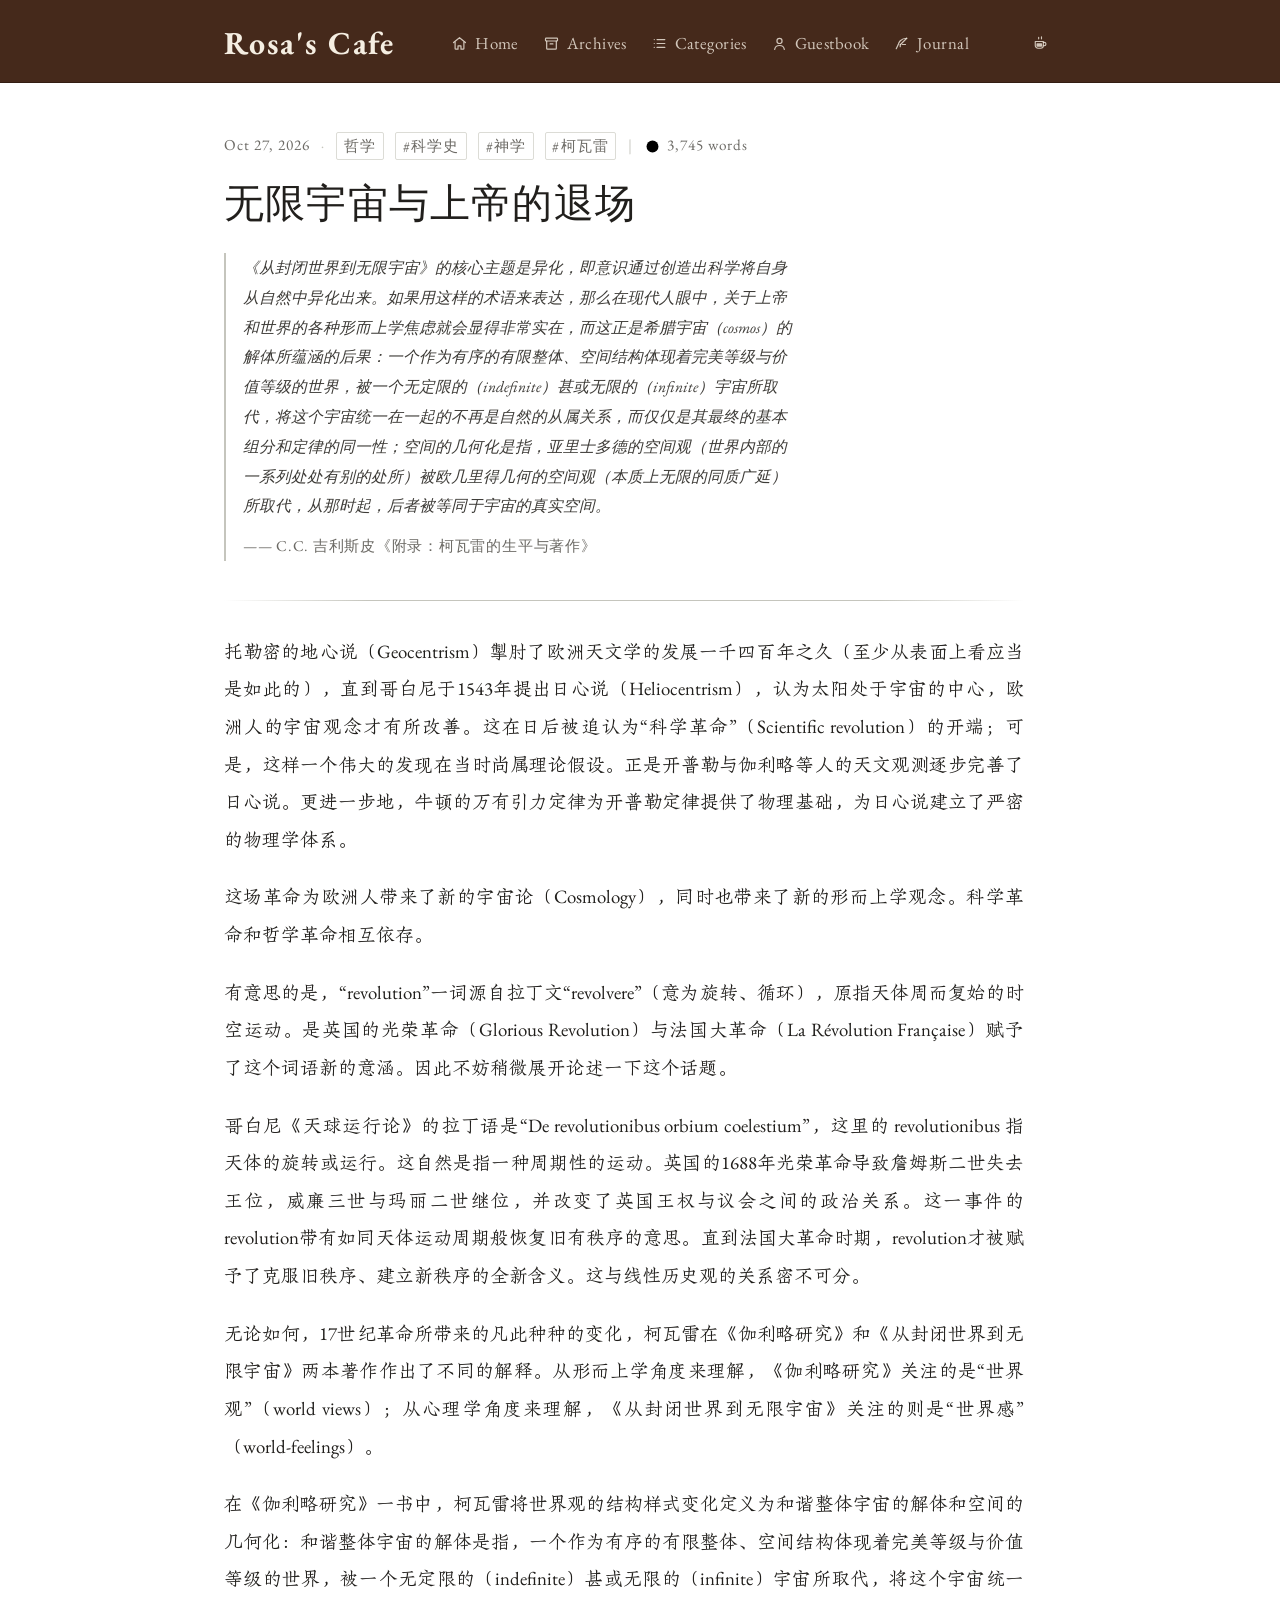
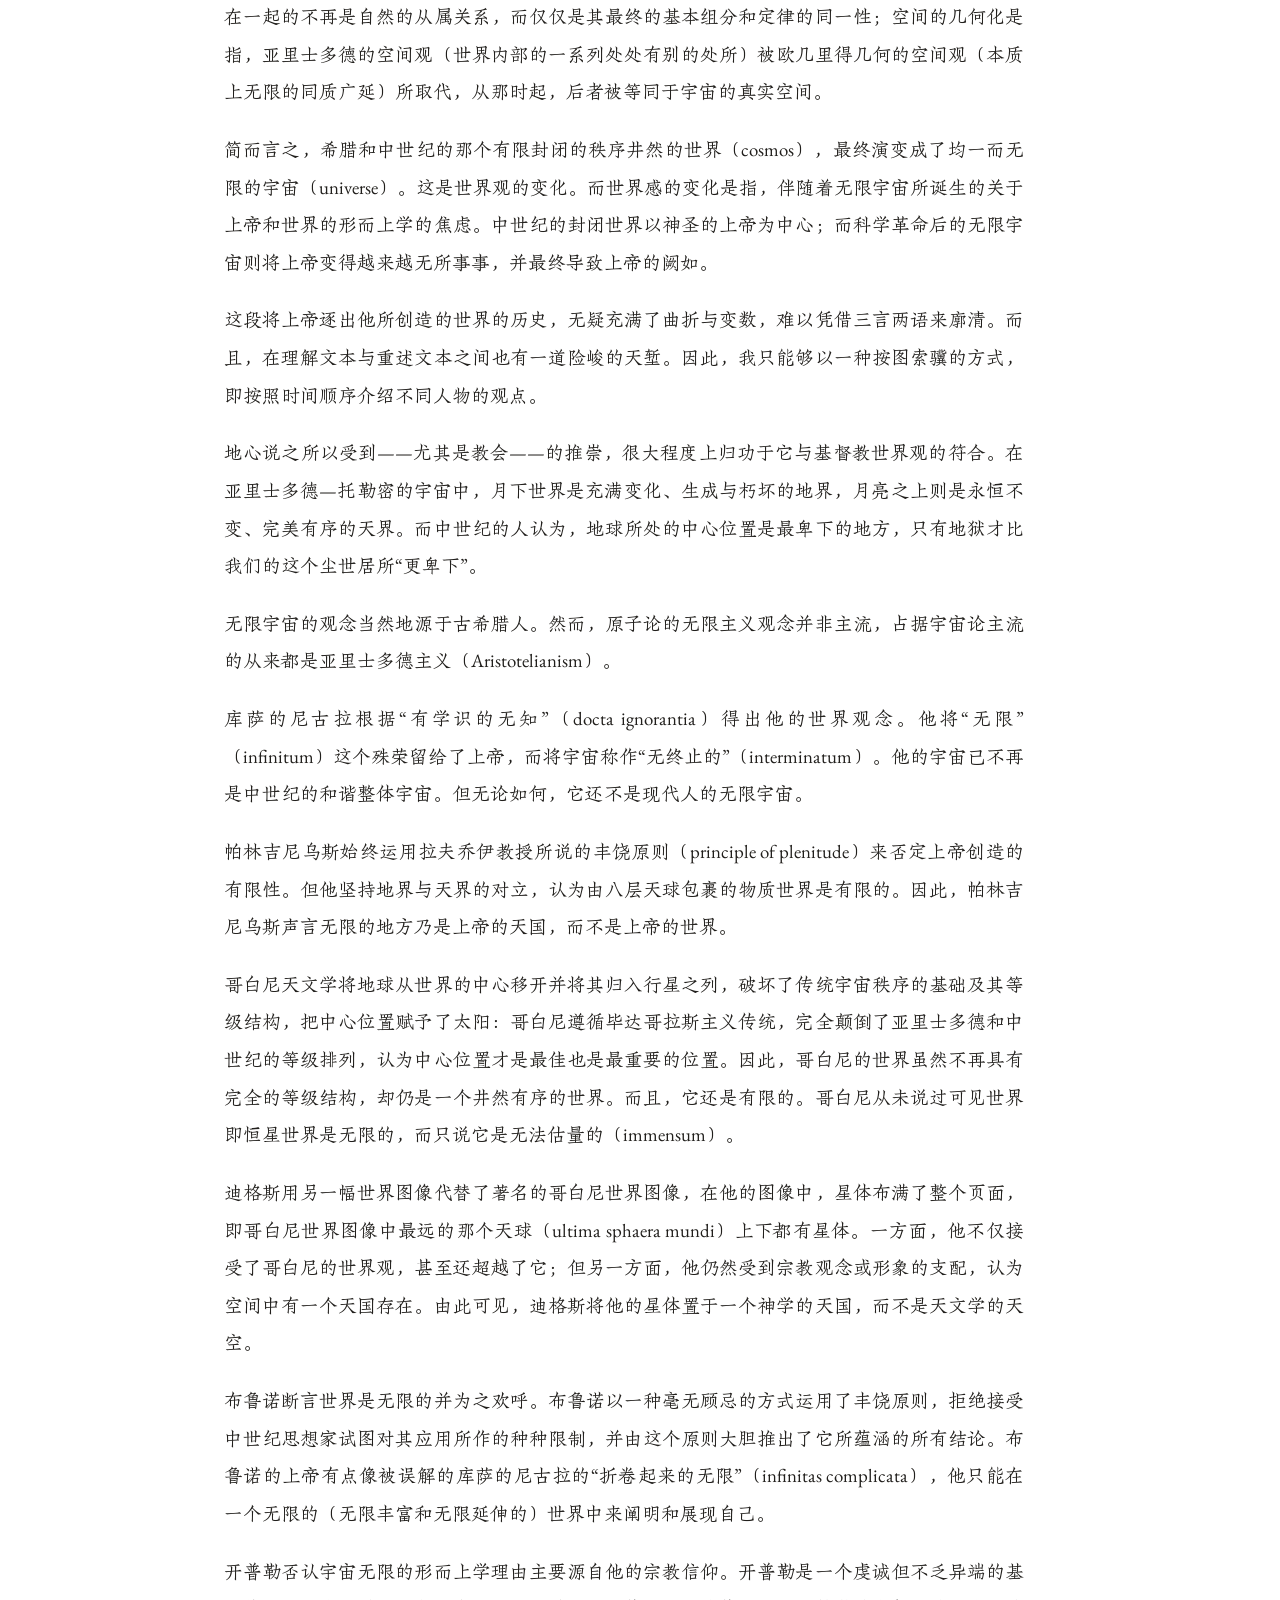
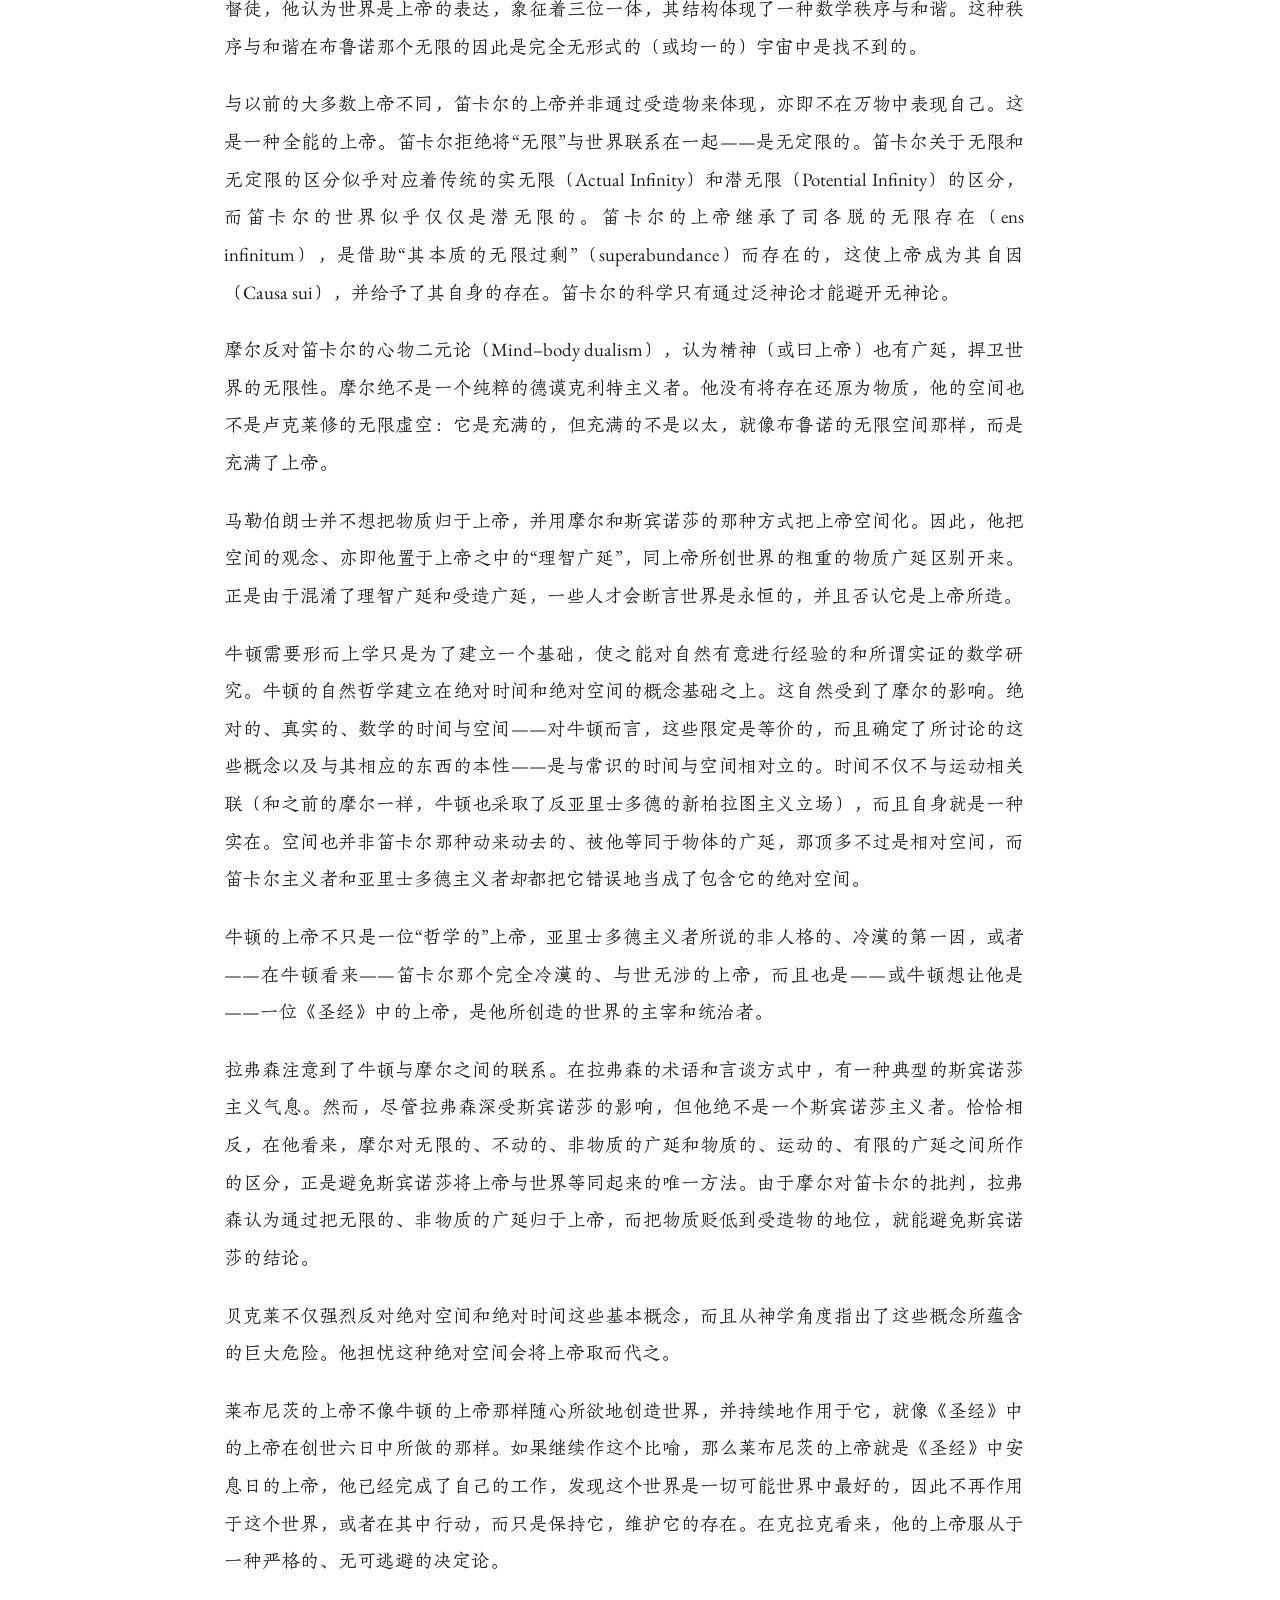
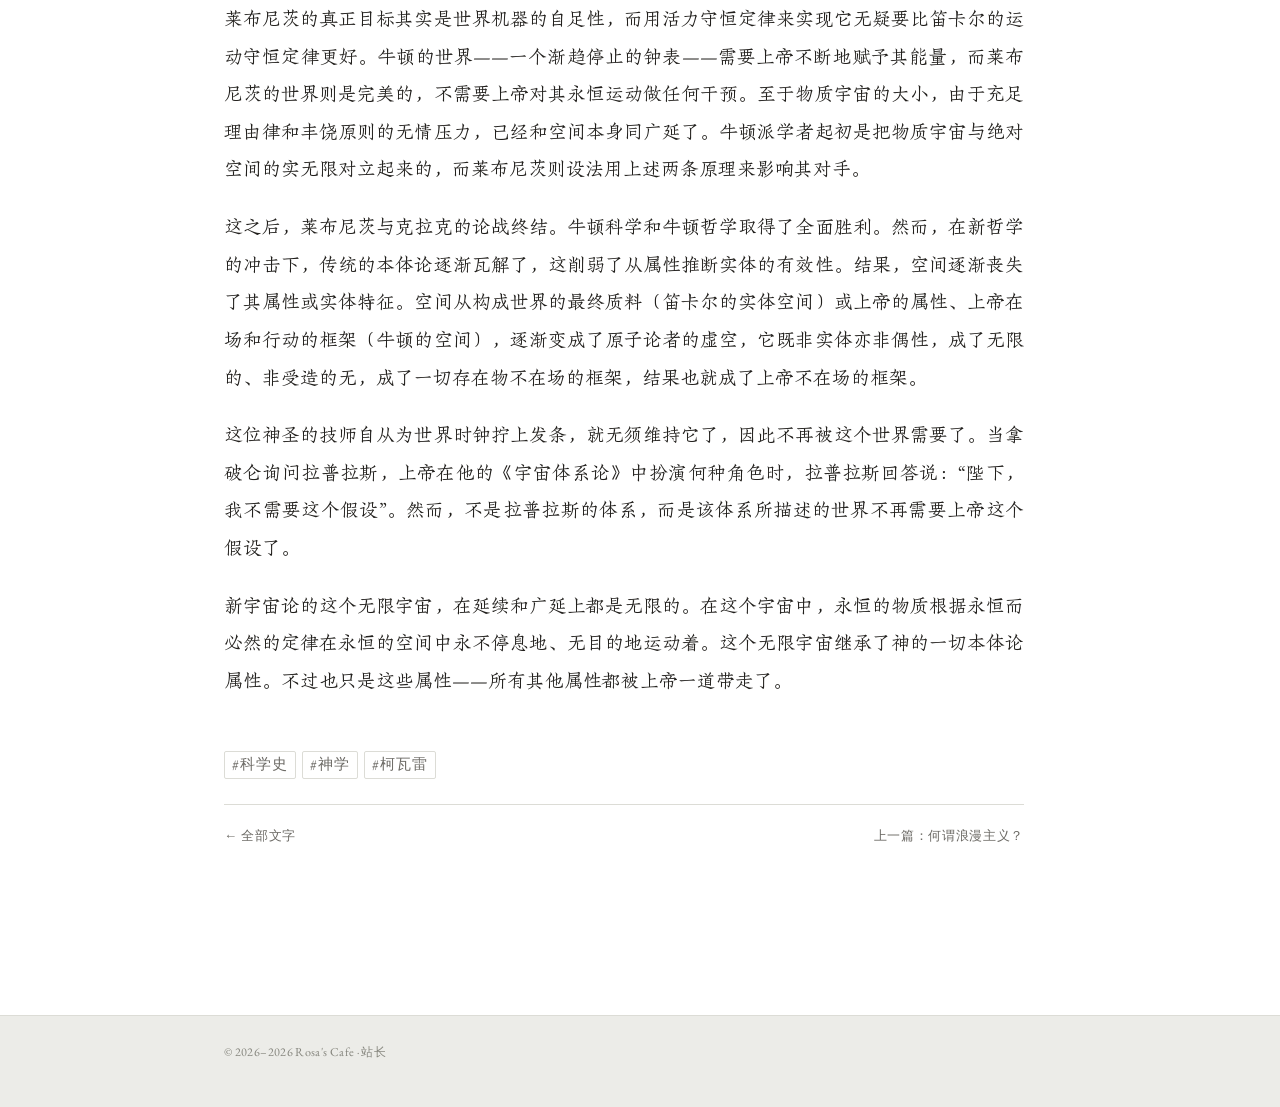
<file: posts/koyre-closed-world-infinite-universe.html>
<!DOCTYPE html>
<html lang="zh-CN" data-theme="light">
<head>
<meta charset="utf-8">
<meta name="viewport" content="width=device-width, initial-scale=1">
<title>无限宇宙与上帝的退场 · Rosa's Cafe</title>
<meta name="description" content="从以上帝为中心的封闭世界到上帝退场的无限宇宙：一篇关于柯瓦雷、空间与神学的思想史。">
<meta name="author" content="站长">
<link rel="stylesheet" href="../assets/site.css">
<script>
  try {
    var saved = localStorage.getItem("ink-paper-theme");
    if (saved === "dark") document.documentElement.setAttribute("data-theme", "dark");
  } catch (e) {}
</script>
</head>
<body data-page="post">

<div data-site-header></div>

<div class="article-shell">
  <article class="article">

    <header class="article__head">
      <p class="meta article__meta">
        <span class="meta__date">Oct 27, 2026</span>
        <span class="meta__sep">·</span>
        <a class="chip" href="../topics.html?c=%E5%93%B2%E5%AD%A6">哲学</a>
        <a class="chip" href="../topics.html?t=%E7%A7%91%E5%AD%A6%E5%8F%B2">#科学史</a>
        <a class="chip" href="../topics.html?t=%E7%A5%9E%E5%AD%A6">#神学</a>
        <a class="chip" href="../topics.html?t=%E6%9F%AF%E7%93%A6%E9%9B%B7">#柯瓦雷</a>
        <span class="meta__sep">|</span>
        <span class="post-meta-item" data-word-count></span>
      </p>

      <h1 class="article__title">无限宇宙与上帝的退场</h1>

      <div class="article__abstract">
        <blockquote>
          <p>《从封闭世界到无限宇宙》的核心主题是异化，即意识通过创造出科学将自身从自然中异化出来。如果用这样的术语来表达，那么在现代人眼中，关于上帝和世界的各种形而上学焦虑就会显得非常实在，而这正是希腊宇宙（cosmos）的解体所蕴涵的后果：一个作为有序的有限整体、空间结构体现着完美等级与价值等级的世界，被一个无定限的（indefinite）甚或无限的（infinite）宇宙所取代，将这个宇宙统一在一起的不再是自然的从属关系，而仅仅是其最终的基本组分和定律的同一性；空间的几何化是指，亚里士多德的空间观（世界内部的一系列处处有别的处所）被欧几里得几何的空间观（本质上无限的同质广延）所取代，从那时起，后者被等同于宇宙的真实空间。</p>
          <p class="attrib">—— C.C. 吉利斯皮《附录：柯瓦雷的生平与著作》</p>
        </blockquote>
      </div>

      <hr>
    </header>

    <div class="article__body" id="article-body">

      <p>托勒密的地心说（Geocentrism）掣肘了欧洲天文学的发展一千四百年之久（至少从表面上看应当是如此的），直到哥白尼于1543年提出日心说（Heliocentrism），认为太阳处于宇宙的中心，欧洲人的宇宙观念才有所改善。这在日后被追认为“科学革命”（Scientific revolution）的开端；可是，这样一个伟大的发现在当时尚属理论假设。正是开普勒与伽利略等人的天文观测逐步完善了日心说。更进一步地，牛顿的万有引力定律为开普勒定律提供了物理基础，为日心说建立了严密的物理学体系。</p>

      <p>这场革命为欧洲人带来了新的宇宙论（Cosmology），同时也带来了新的形而上学观念。科学革命和哲学革命相互依存。</p>

      <p>有意思的是，“revolution”一词源自拉丁文“revolvere”（意为旋转、循环），原指天体周而复始的时空运动。是英国的光荣革命（Glorious Revolution）与法国大革命（La Révolution Française）赋予了这个词语新的意涵。因此不妨稍微展开论述一下这个话题。</p>

      <p>哥白尼《天球运行论》的拉丁语是“De revolutionibus orbium coelestium”，这里的 revolutionibus 指天体的旋转或运行。这自然是指一种周期性的运动。英国的1688年光荣革命导致詹姆斯二世失去王位，威廉三世与玛丽二世继位，并改变了英国王权与议会之间的政治关系。这一事件的revolution带有如同天体运动周期般恢复旧有秩序的意思。直到法国大革命时期，revolution才被赋予了克服旧秩序、建立新秩序的全新含义。这与线性历史观的关系密不可分。</p>

      <p>无论如何，17世纪革命所带来的凡此种种的变化，柯瓦雷在《伽利略研究》和《从封闭世界到无限宇宙》两本著作作出了不同的解释。从形而上学角度来理解，《伽利略研究》关注的是“世界观”（world views）；从心理学角度来理解，《从封闭世界到无限宇宙》关注的则是“世界感”（world-feelings）。</p>

      <p>在《伽利略研究》一书中，柯瓦雷将世界观的结构样式变化定义为和谐整体宇宙的解体和空间的几何化：和谐整体宇宙的解体是指，一个作为有序的有限整体、空间结构体现着完美等级与价值等级的世界，被一个无定限的（indefinite）甚或无限的（infinite）宇宙所取代，将这个宇宙统一在一起的不再是自然的从属关系，而仅仅是其最终的基本组分和定律的同一性；空间的几何化是指，亚里士多德的空间观（世界内部的一系列处处有别的处所）被欧几里得几何的空间观（本质上无限的同质广延）所取代，从那时起，后者被等同于宇宙的真实空间。</p>

      <p>简而言之，希腊和中世纪的那个有限封闭的秩序井然的世界（cosmos），最终演变成了均一而无限的宇宙（universe）。这是世界观的变化。而世界感的变化是指，伴随着无限宇宙所诞生的关于上帝和世界的形而上学的焦虑。中世纪的封闭世界以神圣的上帝为中心；而科学革命后的无限宇宙则将上帝变得越来越无所事事，并最终导致上帝的阙如。</p>

      <p>这段将上帝逐出他所创造的世界的历史，无疑充满了曲折与变数，难以凭借三言两语来廓清。而且，在理解文本与重述文本之间也有一道险峻的天堑。因此，我只能够以一种按图索骥的方式，即按照时间顺序介绍不同人物的观点。</p>

      <p>地心说之所以受到——尤其是教会——的推崇，很大程度上归功于它与基督教世界观的符合。在亚里士多德—托勒密的宇宙中，月下世界是充满变化、生成与朽坏的地界，月亮之上则是永恒不变、完美有序的天界。而中世纪的人认为，地球所处的中心位置是最卑下的地方，只有地狱才比我们的这个尘世居所“更卑下”。</p>

      <p>无限宇宙的观念当然地源于古希腊人。然而，原子论的无限主义观念并非主流，占据宇宙论主流的从来都是亚里士多德主义（Aristotelianism）。</p>

      <p>库萨的尼古拉根据“有学识的无知”（docta ignorantia）得出他的世界观念。他将“无限”（infinitum）这个殊荣留给了上帝，而将宇宙称作“无终止的”（interminatum）。他的宇宙已不再是中世纪的和谐整体宇宙。但无论如何，它还不是现代人的无限宇宙。</p>

      <p>帕林吉尼乌斯始终运用拉夫乔伊教授所说的丰饶原则（principle of plenitude）来否定上帝创造的有限性。但他坚持地界与天界的对立，认为由八层天球包裹的物质世界是有限的。因此，帕林吉尼乌斯声言无限的地方乃是上帝的天国，而不是上帝的世界。</p>

      <p>哥白尼天文学将地球从世界的中心移开并将其归入行星之列，破坏了传统宇宙秩序的基础及其等级结构，把中心位置赋予了太阳：哥白尼遵循毕达哥拉斯主义传统，完全颠倒了亚里士多德和中世纪的等级排列，认为中心位置才是最佳也是最重要的位置。因此，哥白尼的世界虽然不再具有完全的等级结构，却仍是一个井然有序的世界。而且，它还是有限的。哥白尼从未说过可见世界即恒星世界是无限的，而只说它是无法估量的（immensum）。</p>

      <p>迪格斯用另一幅世界图像代替了著名的哥白尼世界图像，在他的图像中，星体布满了整个页面，即哥白尼世界图像中最远的那个天球（ultima sphaera mundi）上下都有星体。一方面，他不仅接受了哥白尼的世界观，甚至还超越了它；但另一方面，他仍然受到宗教观念或形象的支配，认为空间中有一个天国存在。由此可见，迪格斯将他的星体置于一个神学的天国，而不是天文学的天空。</p>

      <p>布鲁诺断言世界是无限的并为之欢呼。布鲁诺以一种毫无顾忌的方式运用了丰饶原则，拒绝接受中世纪思想家试图对其应用所作的种种限制，并由这个原则大胆推出了它所蕴涵的所有结论。布鲁诺的上帝有点像被误解的库萨的尼古拉的“折卷起来的无限”（infinitas complicata），他只能在一个无限的（无限丰富和无限延伸的）世界中来阐明和展现自己。</p>

      <p>开普勒否认宇宙无限的形而上学理由主要源自他的宗教信仰。开普勒是一个虔诚但不乏异端的基督徒，他认为世界是上帝的表达，象征着三位一体，其结构体现了一种数学秩序与和谐。这种秩序与和谐在布鲁诺那个无限的因此是完全无形式的（或均一的）宇宙中是找不到的。</p>

      <p>与以前的大多数上帝不同，笛卡尔的上帝并非通过受造物来体现，亦即不在万物中表现自己。这是一种全能的上帝。笛卡尔拒绝将“无限”与世界联系在一起——是无定限的。笛卡尔关于无限和无定限的区分似乎对应着传统的实无限（Actual Infinity）和潜无限（Potential Infinity）的区分，而笛卡尔的世界似乎仅仅是潜无限的。笛卡尔的上帝继承了司各脱的无限存在（ens infinitum），是借助“其本质的无限过剩”（superabundance）而存在的，这使上帝成为其自因（Causa sui），并给予了其自身的存在。笛卡尔的科学只有通过泛神论才能避开无神论。</p>

      <p>摩尔反对笛卡尔的心物二元论（Mind–body dualism），认为精神（或曰上帝）也有广延，捍卫世界的无限性。摩尔绝不是一个纯粹的德谟克利特主义者。他没有将存在还原为物质，他的空间也不是卢克莱修的无限虚空：它是充满的，但充满的不是以太，就像布鲁诺的无限空间那样，而是充满了上帝。</p>

      <p>马勒伯朗士并不想把物质归于上帝，并用摩尔和斯宾诺莎的那种方式把上帝空间化。因此，他把空间的观念、亦即他置于上帝之中的“理智广延”，同上帝所创世界的粗重的物质广延区别开来。正是由于混淆了理智广延和受造广延，一些人才会断言世界是永恒的，并且否认它是上帝所造。</p>

      <p>牛顿需要形而上学只是为了建立一个基础，使之能对自然有意进行经验的和所谓实证的数学研究。牛顿的自然哲学建立在绝对时间和绝对空间的概念基础之上。这自然受到了摩尔的影响。绝对的、真实的、数学的时间与空间——对牛顿而言，这些限定是等价的，而且确定了所讨论的这些概念以及与其相应的东西的本性——是与常识的时间与空间相对立的。时间不仅不与运动相关联（和之前的摩尔一样，牛顿也采取了反亚里士多德的新柏拉图主义立场），而且自身就是一种实在。空间也并非笛卡尔那种动来动去的、被他等同于物体的广延，那顶多不过是相对空间，而笛卡尔主义者和亚里士多德主义者却都把它错误地当成了包含它的绝对空间。</p>

      <p>牛顿的上帝不只是一位“哲学的”上帝，亚里士多德主义者所说的非人格的、冷漠的第一因，或者——在牛顿看来——笛卡尔那个完全冷漠的、与世无涉的上帝，而且也是——或牛顿想让他是——一位《圣经》中的上帝，是他所创造的世界的主宰和统治者。</p>

      <p>拉弗森注意到了牛顿与摩尔之间的联系。在拉弗森的术语和言谈方式中，有一种典型的斯宾诺莎主义气息。然而，尽管拉弗森深受斯宾诺莎的影响，但他绝不是一个斯宾诺莎主义者。恰恰相反，在他看来，摩尔对无限的、不动的、非物质的广延和物质的、运动的、有限的广延之间所作的区分，正是避免斯宾诺莎将上帝与世界等同起来的唯一方法。由于摩尔对笛卡尔的批判，拉弗森认为通过把无限的、非物质的广延归于上帝，而把物质贬低到受造物的地位，就能避免斯宾诺莎的结论。</p>

      <p>贝克莱不仅强烈反对绝对空间和绝对时间这些基本概念，而且从神学角度指出了这些概念所蕴含的巨大危险。他担忧这种绝对空间会将上帝取而代之。</p>

      <p>莱布尼茨的上帝不像牛顿的上帝那样随心所欲地创造世界，并持续地作用于它，就像《圣经》中的上帝在创世六日中所做的那样。如果继续作这个比喻，那么莱布尼茨的上帝就是《圣经》中安息日的上帝，他已经完成了自己的工作，发现这个世界是一切可能世界中最好的，因此不再作用于这个世界，或者在其中行动，而只是保持它，维护它的存在。在克拉克看来，他的上帝服从于一种严格的、无可逃避的决定论。</p>

      <p>莱布尼茨的真正目标其实是世界机器的自足性，而用活力守恒定律来实现它无疑要比笛卡尔的运动守恒定律更好。牛顿的世界——一个渐趋停止的钟表——需要上帝不断地赋予其能量，而莱布尼茨的世界则是完美的，不需要上帝对其永恒运动做任何干预。至于物质宇宙的大小，由于充足理由律和丰饶原则的无情压力，已经和空间本身同广延了。牛顿派学者起初是把物质宇宙与绝对空间的实无限对立起来的，而莱布尼茨则设法用上述两条原理来影响其对手。</p>

      <p>这之后，莱布尼茨与克拉克的论战终结。牛顿科学和牛顿哲学取得了全面胜利。然而，在新哲学的冲击下，传统的本体论逐渐瓦解了，这削弱了从属性推断实体的有效性。结果，空间逐渐丧失了其属性或实体特征。空间从构成世界的最终质料（笛卡尔的实体空间）或上帝的属性、上帝在场和行动的框架（牛顿的空间），逐渐变成了原子论者的虚空，它既非实体亦非偶性，成了无限的、非受造的无，成了一切存在物不在场的框架，结果也就成了上帝不在场的框架。</p>

      <p>这位神圣的技师自从为世界时钟拧上发条，就无须维持它了，因此不再被这个世界需要了。当拿破仑询问拉普拉斯，上帝在他的《宇宙体系论》中扮演何种角色时，拉普拉斯回答说：“陛下，我不需要这个假设”。然而，不是拉普拉斯的体系，而是该体系所描述的世界不再需要上帝这个假设了。</p>

      <p>新宇宙论的这个无限宇宙，在延续和广延上都是无限的。在这个宇宙中，永恒的物质根据永恒而必然的定律在永恒的空间中永不停息地、无目的地运动着。这个无限宇宙继承了神的一切本体论属性。不过也只是这些属性——所有其他属性都被上帝一道带走了。</p>

    </div>

    <footer class="article__foot">
      <div class="article__tags">
        <a class="chip" href="../topics.html?t=%E7%A7%91%E5%AD%A6%E5%8F%B2">#科学史</a>
        <a class="chip" href="../topics.html?t=%E7%A5%9E%E5%AD%A6">#神学</a>
        <a class="chip" href="../topics.html?t=%E6%9F%AF%E7%93%A6%E9%9B%B7">#柯瓦雷</a>
      </div>

      <nav class="article__end" aria-label="文章导航">
        <a href="../archive.html">← 全部文字</a>
        <span class="pager">
          <a href="what-is-romanticism.html">上一篇：何谓浪漫主义？</a>
        </span>
      </nav>
    </footer>

  </article>

  <aside class="article-toc" data-toc aria-label="本篇目录"></aside>
</div>

<div data-site-footer></div>

<script src="../assets/index.js"></script>
<script src="../assets/render.js"></script>
</body>
</html>
</file>
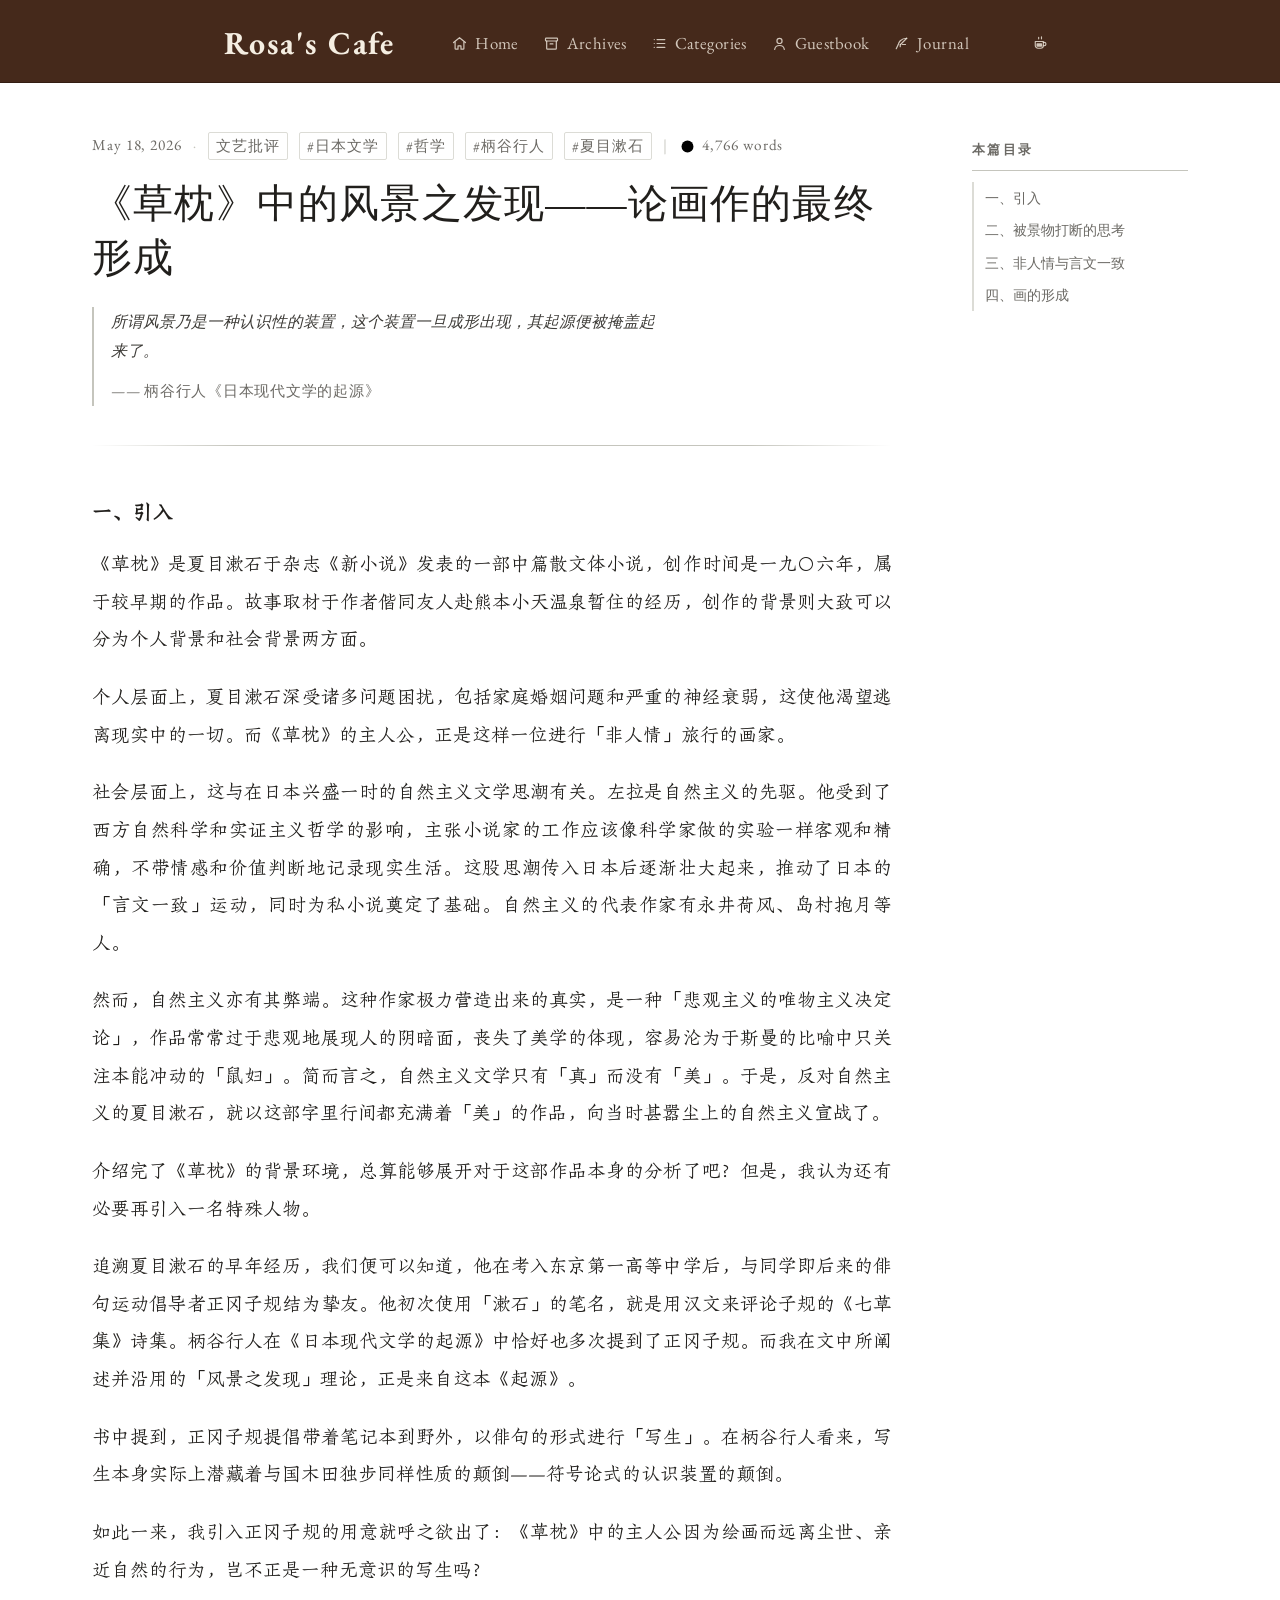
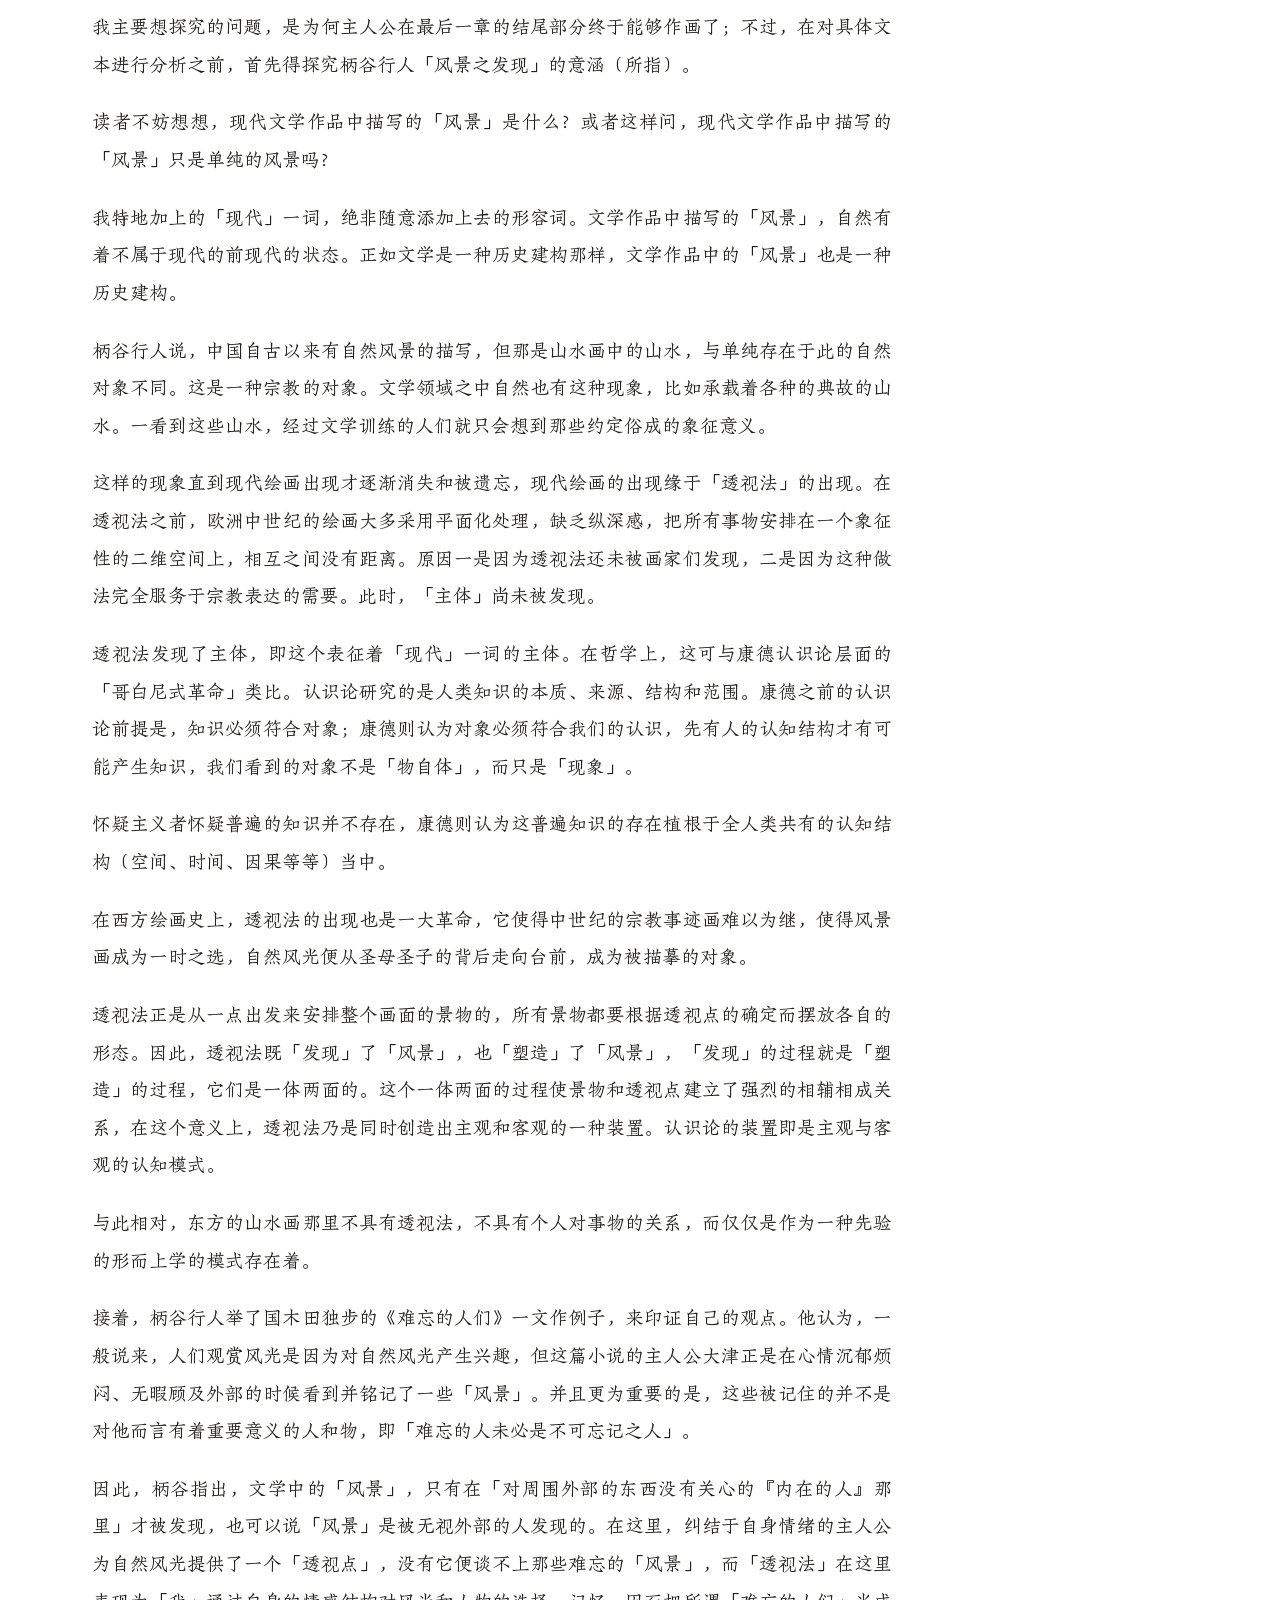
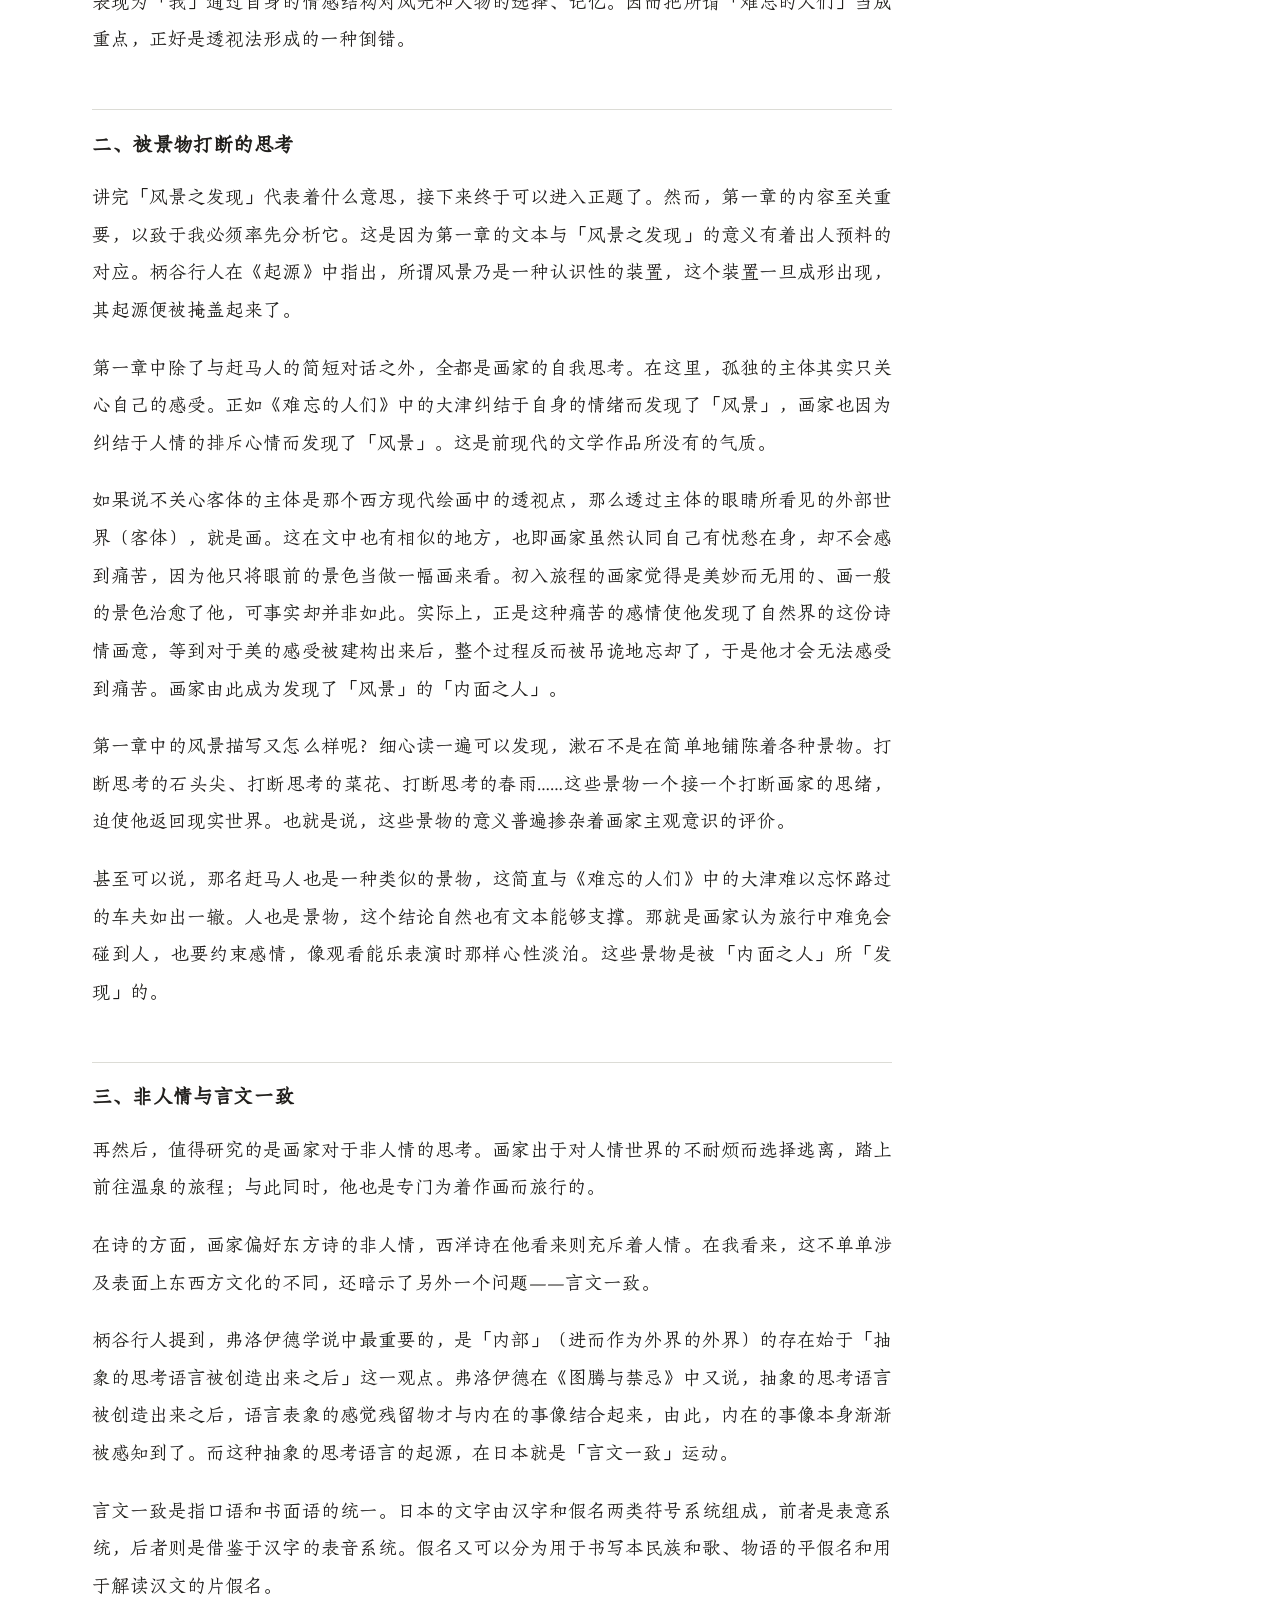
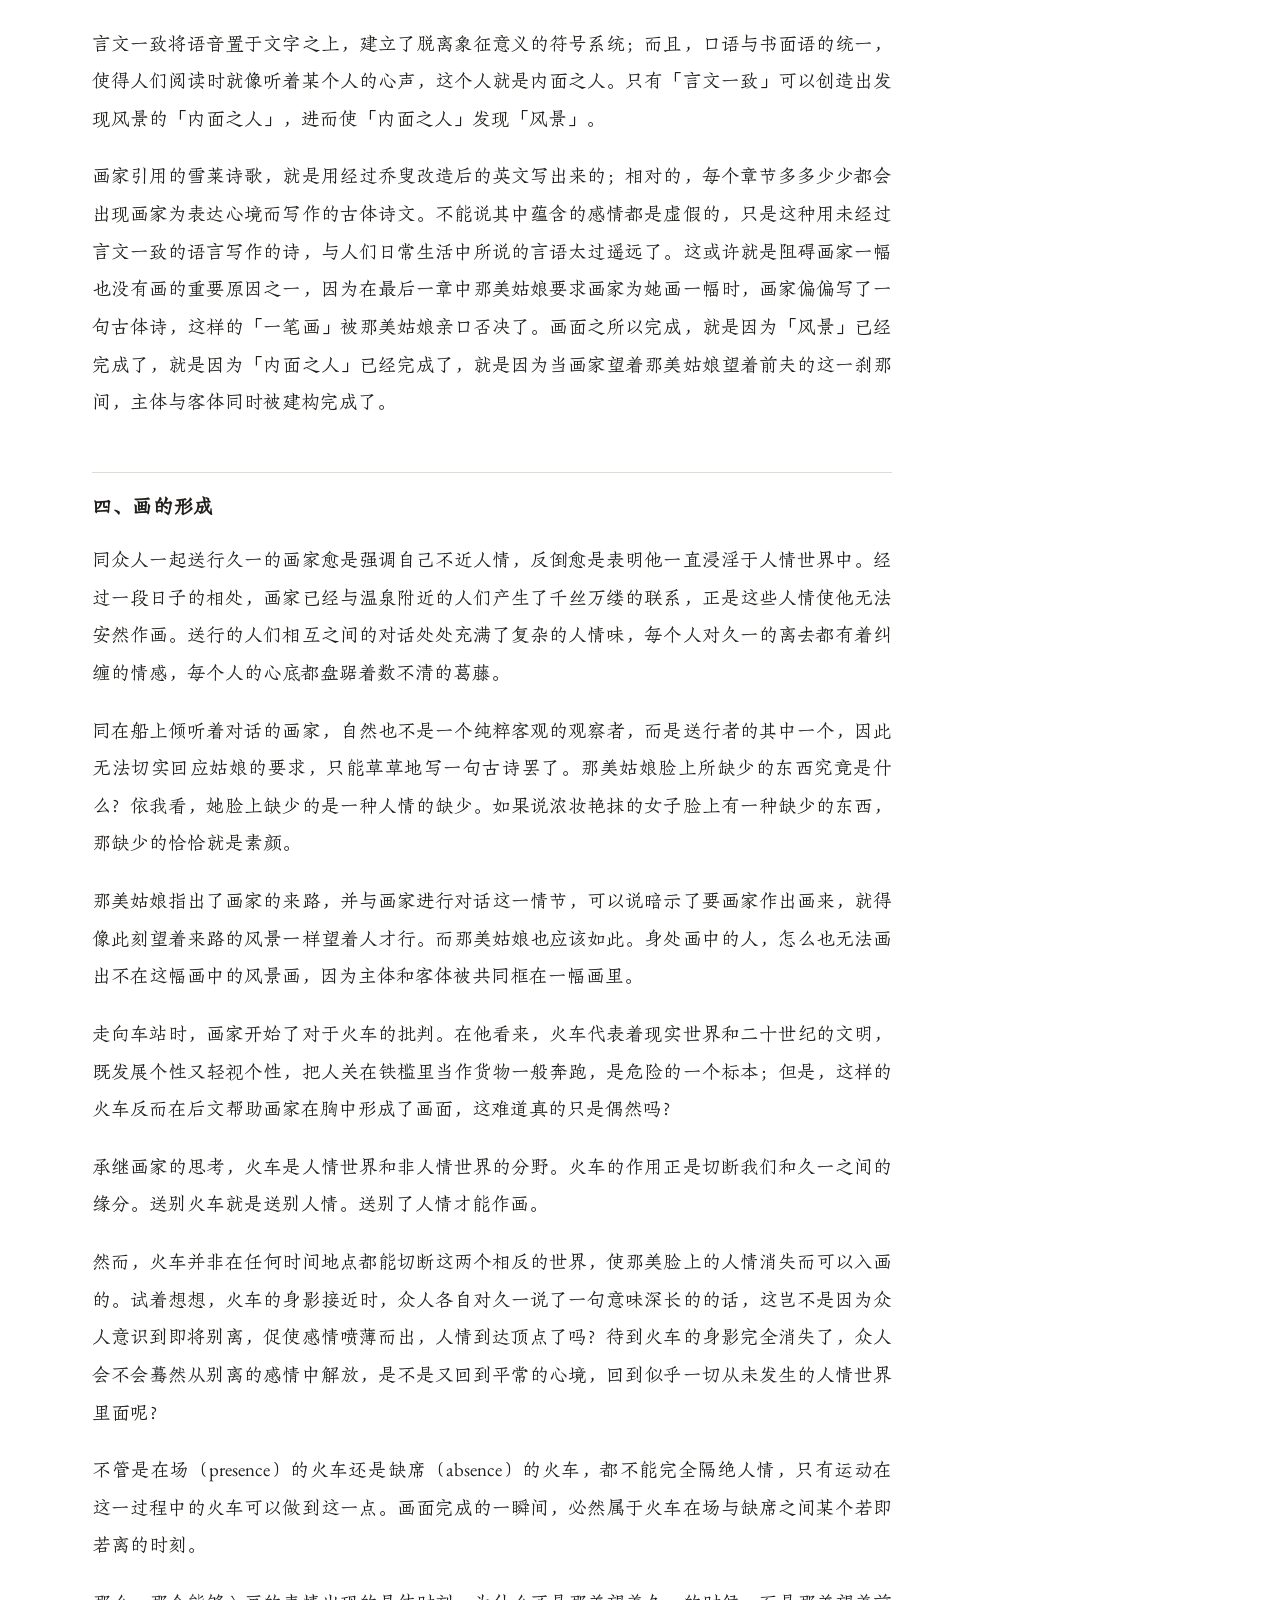
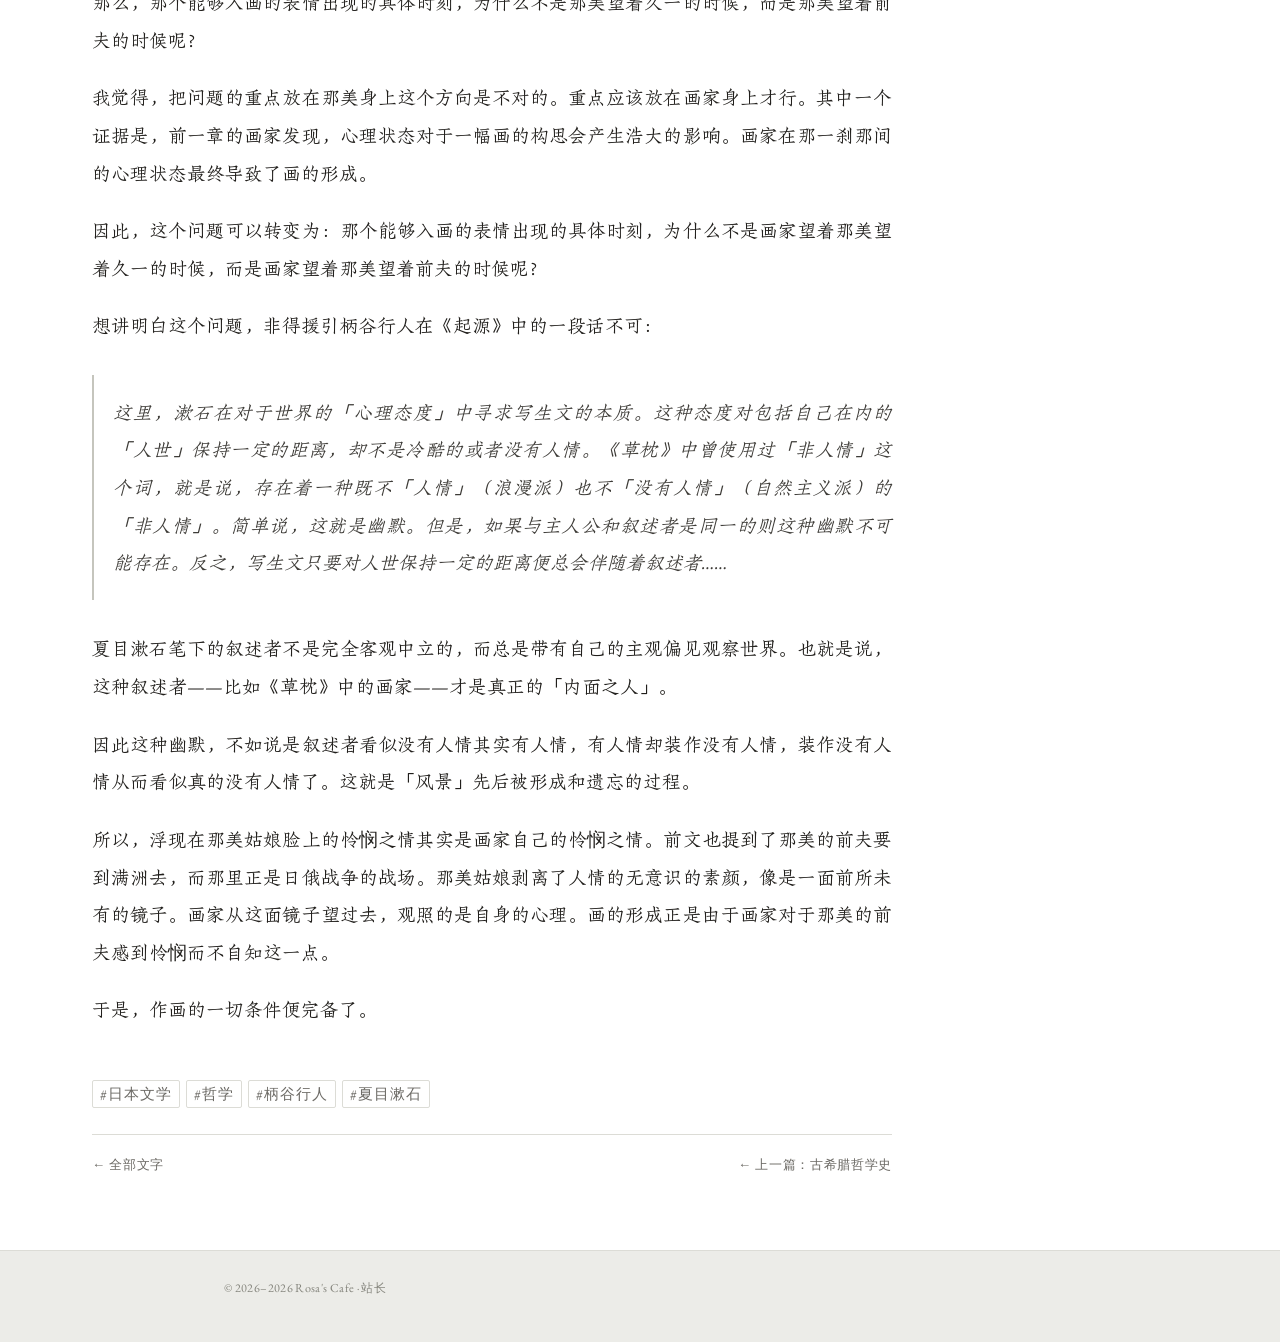
<file: posts/kusamakura-landscape.html>
<!DOCTYPE html>
<html lang="zh-CN" data-theme="light">
<head>
<meta charset="utf-8">
<meta name="viewport" content="width=device-width, initial-scale=1">
<title>《草枕》中的风景之发现——论画作的最终形成 · Rosa's Cafe</title>
<meta name="description" content="借柄谷行人「风景之发现」的理论，重读夏目漱石《草枕》：画家为何直到最后一章才画得出那幅画。">
<meta name="author" content="站长">
<link rel="stylesheet" href="../assets/site.css">
<script>
  try {
    var saved = localStorage.getItem("ink-paper-theme");
    if (saved === "dark") document.documentElement.setAttribute("data-theme", "dark");
  } catch (e) {}
</script>
</head>
<body data-page="post">

<div data-site-header></div>

<div class="article-shell">
  <article class="article">

    <header class="article__head">
      <p class="meta article__meta">
        <span class="meta__date">May 18, 2026</span>
        <span class="meta__sep">·</span>
        <a class="chip" href="../topics.html?c=%E6%96%87%E8%89%BA%E6%89%B9%E8%AF%84">文艺批评</a>
        <a class="chip" href="../topics.html?t=%E6%97%A5%E6%9C%AC%E6%96%87%E5%AD%A6">#日本文学</a>
        <a class="chip" href="../topics.html?t=%E5%93%B2%E5%AD%A6">#哲学</a>
        <a class="chip" href="../topics.html?t=%E6%9F%84%E8%B0%B7%E8%A1%8C%E4%BA%BA">#柄谷行人</a>
        <a class="chip" href="../topics.html?t=%E5%A4%8F%E7%9B%AE%E6%BC%B1%E7%9F%B3">#夏目漱石</a>
        <span class="meta__sep">|</span>
        <span class="post-meta-item" data-word-count></span>
      </p>

      <h1 class="article__title">《草枕》中的风景之发现——论画作的最终形成</h1>

      <div class="article__abstract">
        <blockquote>
          <p>所谓风景乃是一种认识性的装置，这个装置一旦成形出现，其起源便被掩盖起来了。</p>
          <p class="attrib">—— 柄谷行人《日本现代文学的起源》</p>
        </blockquote>
      </div>

      <hr>
    </header>

    <div class="article__body" id="article-body">

      <h2 id="intro">一、引入</h2>

      <p>《草枕》是夏目漱石于杂志《新小说》发表的一部中篇散文体小说，创作时间是一九〇六年，属于较早期的作品。故事取材于作者偕同友人赴熊本小天温泉暂住的经历，创作的背景则大致可以分为个人背景和社会背景两方面。</p>

      <p>个人层面上，夏目漱石深受诸多问题困扰，包括家庭婚姻问题和严重的神经衰弱，这使他渴望逃离现实中的一切。而《草枕》的主人公，正是这样一位进行「非人情」旅行的画家。</p>

      <p>社会层面上，这与在日本兴盛一时的自然主义文学思潮有关。左拉是自然主义的先驱。他受到了西方自然科学和实证主义哲学的影响，主张小说家的工作应该像科学家做的实验一样客观和精确，不带情感和价值判断地记录现实生活。这股思潮传入日本后逐渐壮大起来，推动了日本的「言文一致」运动，同时为私小说奠定了基础。自然主义的代表作家有永井荷风、岛村抱月等人。</p>

      <p>然而，自然主义亦有其弊端。这种作家极力营造出来的真实，是一种「悲观主义的唯物主义决定论」，作品常常过于悲观地展现人的阴暗面，丧失了美学的体现，容易沦为于斯曼的比喻中只关注本能冲动的「鼠妇」。简而言之，自然主义文学只有「真」而没有「美」。于是，反对自然主义的夏目漱石，就以这部字里行间都充满着「美」的作品，向当时甚嚣尘上的自然主义宣战了。</p>

      <p>介绍完了《草枕》的背景环境，总算能够展开对于这部作品本身的分析了吧？但是，我认为还有必要再引入一名特殊人物。</p>

      <p>追溯夏目漱石的早年经历，我们便可以知道，他在考入东京第一高等中学后，与同学即后来的俳句运动倡导者正冈子规结为挚友。他初次使用「漱石」的笔名，就是用汉文来评论子规的《七草集》诗集。柄谷行人在《日本现代文学的起源》中恰好也多次提到了正冈子规。而我在文中所阐述并沿用的「风景之发现」理论，正是来自这本《起源》。</p>

      <p>书中提到，正冈子规提倡带着笔记本到野外，以俳句的形式进行「写生」。在柄谷行人看来，写生本身实际上潜藏着与国木田独步同样性质的颠倒——符号论式的认识装置的颠倒。</p>

      <p>如此一来，我引入正冈子规的用意就呼之欲出了：《草枕》中的主人公因为绘画而远离尘世、亲近自然的行为，岂不正是一种无意识的写生吗？</p>

      <p>我主要想探究的问题，是为何主人公在最后一章的结尾部分终于能够作画了；不过，在对具体文本进行分析之前，首先得探究柄谷行人「风景之发现」的意涵（所指）。</p>

      <p>读者不妨想想，现代文学作品中描写的「风景」是什么？或者这样问，现代文学作品中描写的「风景」只是单纯的风景吗？</p>

      <p>我特地加上的「现代」一词，绝非随意添加上去的形容词。文学作品中描写的「风景」，自然有着不属于现代的前现代的状态。正如文学是一种历史建构那样，文学作品中的「风景」也是一种历史建构。</p>

      <p>柄谷行人说，中国自古以来有自然风景的描写，但那是山水画中的山水，与单纯存在于此的自然对象不同。这是一种宗教的对象。文学领域之中自然也有这种现象，比如承载着各种的典故的山水。一看到这些山水，经过文学训练的人们就只会想到那些约定俗成的象征意义。</p>

      <p>这样的现象直到现代绘画出现才逐渐消失和被遗忘，现代绘画的出现缘于「透视法」的出现。在透视法之前，欧洲中世纪的绘画大多采用平面化处理，缺乏纵深感，把所有事物安排在一个象征性的二维空间上，相互之间没有距离。原因一是因为透视法还未被画家们发现，二是因为这种做法完全服务于宗教表达的需要。此时，「主体」尚未被发现。</p>

      <p>透视法发现了主体，即这个表征着「现代」一词的主体。在哲学上，这可与康德认识论层面的「哥白尼式革命」类比。认识论研究的是人类知识的本质、来源、结构和范围。康德之前的认识论前提是，知识必须符合对象；康德则认为对象必须符合我们的认识，先有人的认知结构才有可能产生知识，我们看到的对象不是「物自体」，而只是「现象」。</p>

      <p>怀疑主义者怀疑普遍的知识并不存在，康德则认为这普遍知识的存在植根于全人类共有的认知结构（空间、时间、因果等等）当中。</p>

      <p>在西方绘画史上，透视法的出现也是一大革命，它使得中世纪的宗教事迹画难以为继，使得风景画成为一时之选，自然风光便从圣母圣子的背后走向台前，成为被描摹的对象。</p>

      <p>透视法正是从一点出发来安排整个画面的景物的，所有景物都要根据透视点的确定而摆放各自的形态。因此，透视法既「发现」了「风景」，也「塑造」了「风景」，「发现」的过程就是「塑造」的过程，它们是一体两面的。这个一体两面的过程使景物和透视点建立了强烈的相辅相成关系，在这个意义上，透视法乃是同时创造出主观和客观的一种装置。认识论的装置即是主观与客观的认知模式。</p>

      <p>与此相对，东方的山水画那里不具有透视法，不具有个人对事物的关系，而仅仅是作为一种先验的形而上学的模式存在着。</p>

      <p>接着，柄谷行人举了国木田独步的《难忘的人们》一文作例子，来印证自己的观点。他认为，一般说来，人们观赏风光是因为对自然风光产生兴趣，但这篇小说的主人公大津正是在心情沉郁烦闷、无暇顾及外部的时候看到并铭记了一些「风景」。并且更为重要的是，这些被记住的并不是对他而言有着重要意义的人和物，即「难忘的人未必是不可忘记之人」。</p>

      <p>因此，柄谷指出，文学中的「风景」，只有在「对周围外部的东西没有关心的『内在的人』那里」才被发现，也可以说「风景」是被无视外部的人发现的。在这里，纠结于自身情绪的主人公为自然风光提供了一个「透视点」，没有它便谈不上那些难忘的「风景」，而「透视法」在这里表现为「我」通过自身的情感结构对风光和人物的选择、记忆。因而把所谓「难忘的人们」当成重点，正好是透视法形成的一种倒错。</p>

      <h2 id="chapter-one">二、被景物打断的思考</h2>

      <p>讲完「风景之发现」代表着什么意思，接下来终于可以进入正题了。然而，第一章的内容至关重要，以致于我必须率先分析它。这是因为第一章的文本与「风景之发现」的意义有着出人预料的对应。柄谷行人在《起源》中指出，所谓风景乃是一种认识性的装置，这个装置一旦成形出现，其起源便被掩盖起来了。</p>

      <p>第一章中除了与赶马人的简短对话之外，全都是画家的自我思考。在这里，孤独的主体其实只关心自己的感受。正如《难忘的人们》中的大津纠结于自身的情绪而发现了「风景」，画家也因为纠结于人情的排斥心情而发现了「风景」。这是前现代的文学作品所没有的气质。</p>

      <p>如果说不关心客体的主体是那个西方现代绘画中的透视点，那么透过主体的眼睛所看见的外部世界（客体），就是画。这在文中也有相似的地方，也即画家虽然认同自己有忧愁在身，却不会感到痛苦，因为他只将眼前的景色当做一幅画来看。初入旅程的画家觉得是美妙而无用的、画一般的景色治愈了他，可事实却并非如此。实际上，正是这种痛苦的感情使他发现了自然界的这份诗情画意，等到对于美的感受被建构出来后，整个过程反而被吊诡地忘却了，于是他才会无法感受到痛苦。画家由此成为发现了「风景」的「内面之人」。</p>

      <p>第一章中的风景描写又怎么样呢？细心读一遍可以发现，漱石不是在简单地铺陈着各种景物。打断思考的石头尖、打断思考的菜花、打断思考的春雨……这些景物一个接一个打断画家的思绪，迫使他返回现实世界。也就是说，这些景物的意义普遍掺杂着画家主观意识的评价。</p>

      <p>甚至可以说，那名赶马人也是一种类似的景物，这简直与《难忘的人们》中的大津难以忘怀路过的车夫如出一辙。人也是景物，这个结论自然也有文本能够支撑。那就是画家认为旅行中难免会碰到人，也要约束感情，像观看能乐表演时那样心性淡泊。这些景物是被「内面之人」所「发现」的。</p>

      <h2 id="hininjo">三、非人情与言文一致</h2>

      <p>再然后，值得研究的是画家对于非人情的思考。画家出于对人情世界的不耐烦而选择逃离，踏上前往温泉的旅程；与此同时，他也是专门为着作画而旅行的。</p>

      <p>在诗的方面，画家偏好东方诗的非人情，西洋诗在他看来则充斥着人情。在我看来，这不单单涉及表面上东西方文化的不同，还暗示了另外一个问题——言文一致。</p>

      <p>柄谷行人提到，弗洛伊德学说中最重要的，是「内部」（进而作为外界的外界）的存在始于「抽象的思考语言被创造出来之后」这一观点。弗洛伊德在《图腾与禁忌》中又说，抽象的思考语言被创造出来之后，语言表象的感觉残留物才与内在的事像结合起来，由此，内在的事像本身渐渐被感知到了。而这种抽象的思考语言的起源，在日本就是「言文一致」运动。</p>

      <p>言文一致是指口语和书面语的统一。日本的文字由汉字和假名两类符号系统组成，前者是表意系统，后者则是借鉴于汉字的表音系统。假名又可以分为用于书写本民族和歌、物语的平假名和用于解读汉文的片假名。</p>

      <p>言文一致将语音置于文字之上，建立了脱离象征意义的符号系统；而且，口语与书面语的统一，使得人们阅读时就像听着某个人的心声，这个人就是内面之人。只有「言文一致」可以创造出发现风景的「内面之人」，进而使「内面之人」发现「风景」。</p>

      <p>画家引用的雪莱诗歌，就是用经过乔叟改造后的英文写出来的；相对的，每个章节多多少少都会出现画家为表达心境而写作的古体诗文。不能说其中蕴含的感情都是虚假的，只是这种用未经过言文一致的语言写作的诗，与人们日常生活中所说的言语太过遥远了。这或许就是阻碍画家一幅也没有画的重要原因之一，因为在最后一章中那美姑娘要求画家为她画一幅时，画家偏偏写了一句古体诗，这样的「一笔画」被那美姑娘亲口否决了。画面之所以完成，就是因为「风景」已经完成了，就是因为「内面之人」已经完成了，就是因为当画家望着那美姑娘望着前夫的这一刹那间，主体与客体同时被建构完成了。</p>

      <h2 id="painting">四、画的形成</h2>

      <p>同众人一起送行久一的画家愈是强调自己不近人情，反倒愈是表明他一直浸淫于人情世界中。经过一段日子的相处，画家已经与温泉附近的人们产生了千丝万缕的联系，正是这些人情使他无法安然作画。送行的人们相互之间的对话处处充满了复杂的人情味，每个人对久一的离去都有着纠缠的情感，每个人的心底都盘踞着数不清的葛藤。</p>

      <p>同在船上倾听着对话的画家，自然也不是一个纯粹客观的观察者，而是送行者的其中一个，因此无法切实回应姑娘的要求，只能草草地写一句古诗罢了。那美姑娘脸上所缺少的东西究竟是什么？依我看，她脸上缺少的是一种人情的缺少。如果说浓妆艳抹的女子脸上有一种缺少的东西，那缺少的恰恰就是素颜。</p>

      <p>那美姑娘指出了画家的来路，并与画家进行对话这一情节，可以说暗示了要画家作出画来，就得像此刻望着来路的风景一样望着人才行。而那美姑娘也应该如此。身处画中的人，怎么也无法画出不在这幅画中的风景画，因为主体和客体被共同框在一幅画里。</p>

      <p>走向车站时，画家开始了对于火车的批判。在他看来，火车代表着现实世界和二十世纪的文明，既发展个性又轻视个性，把人关在铁槛里当作货物一般奔跑，是危险的一个标本；但是，这样的火车反而在后文帮助画家在胸中形成了画面，这难道真的只是偶然吗？</p>

      <p>承继画家的思考，火车是人情世界和非人情世界的分野。火车的作用正是切断我们和久一之间的缘分。送别火车就是送别人情。送别了人情才能作画。</p>

      <p>然而，火车并非在任何时间地点都能切断这两个相反的世界，使那美脸上的人情消失而可以入画的。试着想想，火车的身影接近时，众人各自对久一说了一句意味深长的的话，这岂不是因为众人意识到即将别离，促使感情喷薄而出，人情到达顶点了吗？待到火车的身影完全消失了，众人会不会蓦然从别离的感情中解放，是不是又回到平常的心境，回到似乎一切从未发生的人情世界里面呢？</p>

      <p>不管是在场（presence）的火车还是缺席（absence）的火车，都不能完全隔绝人情，只有运动在这一过程中的火车可以做到这一点。画面完成的一瞬间，必然属于火车在场与缺席之间某个若即若离的时刻。</p>

      <p>那么，那个能够入画的表情出现的具体时刻，为什么不是那美望着久一的时候，而是那美望着前夫的时候呢？</p>

      <p>我觉得，把问题的重点放在那美身上这个方向是不对的。重点应该放在画家身上才行。其中一个证据是，前一章的画家发现，心理状态对于一幅画的构思会产生浩大的影响。画家在那一刹那间的心理状态最终导致了画的形成。</p>

      <p>因此，这个问题可以转变为：那个能够入画的表情出现的具体时刻，为什么不是画家望着那美望着久一的时候，而是画家望着那美望着前夫的时候呢？</p>

      <p>想讲明白这个问题，非得援引柄谷行人在《起源》中的一段话不可：</p>

      <blockquote>
        <p>这里，漱石在对于世界的「心理态度」中寻求写生文的本质。这种态度对包括自己在内的「人世」保持一定的距离，却不是冷酷的或者没有人情。《草枕》中曾使用过「非人情」这个词，就是说，存在着一种既不「人情」（浪漫派）也不「没有人情」（自然主义派）的「非人情」。简单说，这就是幽默。但是，如果与主人公和叙述者是同一的则这种幽默不可能存在。反之，写生文只要对人世保持一定的距离便总会伴随着叙述者……</p>
      </blockquote>

      <p>夏目漱石笔下的叙述者不是完全客观中立的，而总是带有自己的主观偏见观察世界。也就是说，这种叙述者——比如《草枕》中的画家——才是真正的「内面之人」。</p>

      <p>因此这种幽默，不如说是叙述者看似没有人情其实有人情，有人情却装作没有人情，装作没有人情从而看似真的没有人情了。这就是「风景」先后被形成和遗忘的过程。</p>

      <p>所以，浮现在那美姑娘脸上的怜悯之情其实是画家自己的怜悯之情。前文也提到了那美的前夫要到满洲去，而那里正是日俄战争的战场。那美姑娘剥离了人情的无意识的素颜，像是一面前所未有的镜子。画家从这面镜子望过去，观照的是自身的心理。画的形成正是由于画家对于那美的前夫感到怜悯而不自知这一点。</p>

      <p>于是，作画的一切条件便完备了。</p>

    </div>

    <footer class="article__foot">
      <div class="article__tags">
        <a class="chip" href="../topics.html?t=%E6%97%A5%E6%9C%AC%E6%96%87%E5%AD%A6">#日本文学</a>
        <a class="chip" href="../topics.html?t=%E5%93%B2%E5%AD%A6">#哲学</a>
        <a class="chip" href="../topics.html?t=%E6%9F%84%E8%B0%B7%E8%A1%8C%E4%BA%BA">#柄谷行人</a>
        <a class="chip" href="../topics.html?t=%E5%A4%8F%E7%9B%AE%E6%BC%B1%E7%9F%B3">#夏目漱石</a>
      </div>

      <nav class="article__end" aria-label="文章导航">
        <a href="../archive.html">← 全部文字</a>
        <span class="pager">
          <a href="ancient-greek-philosophy.html">← 上一篇：古希腊哲学史</a>
        </span>
      </nav>
    </footer>

  </article>

  <aside class="article-toc" data-toc aria-label="本篇目录"></aside>
</div>

<div data-site-footer></div>

<script src="../assets/index.js"></script>
<script src="../assets/render.js"></script>
</body>
</html>
</file>
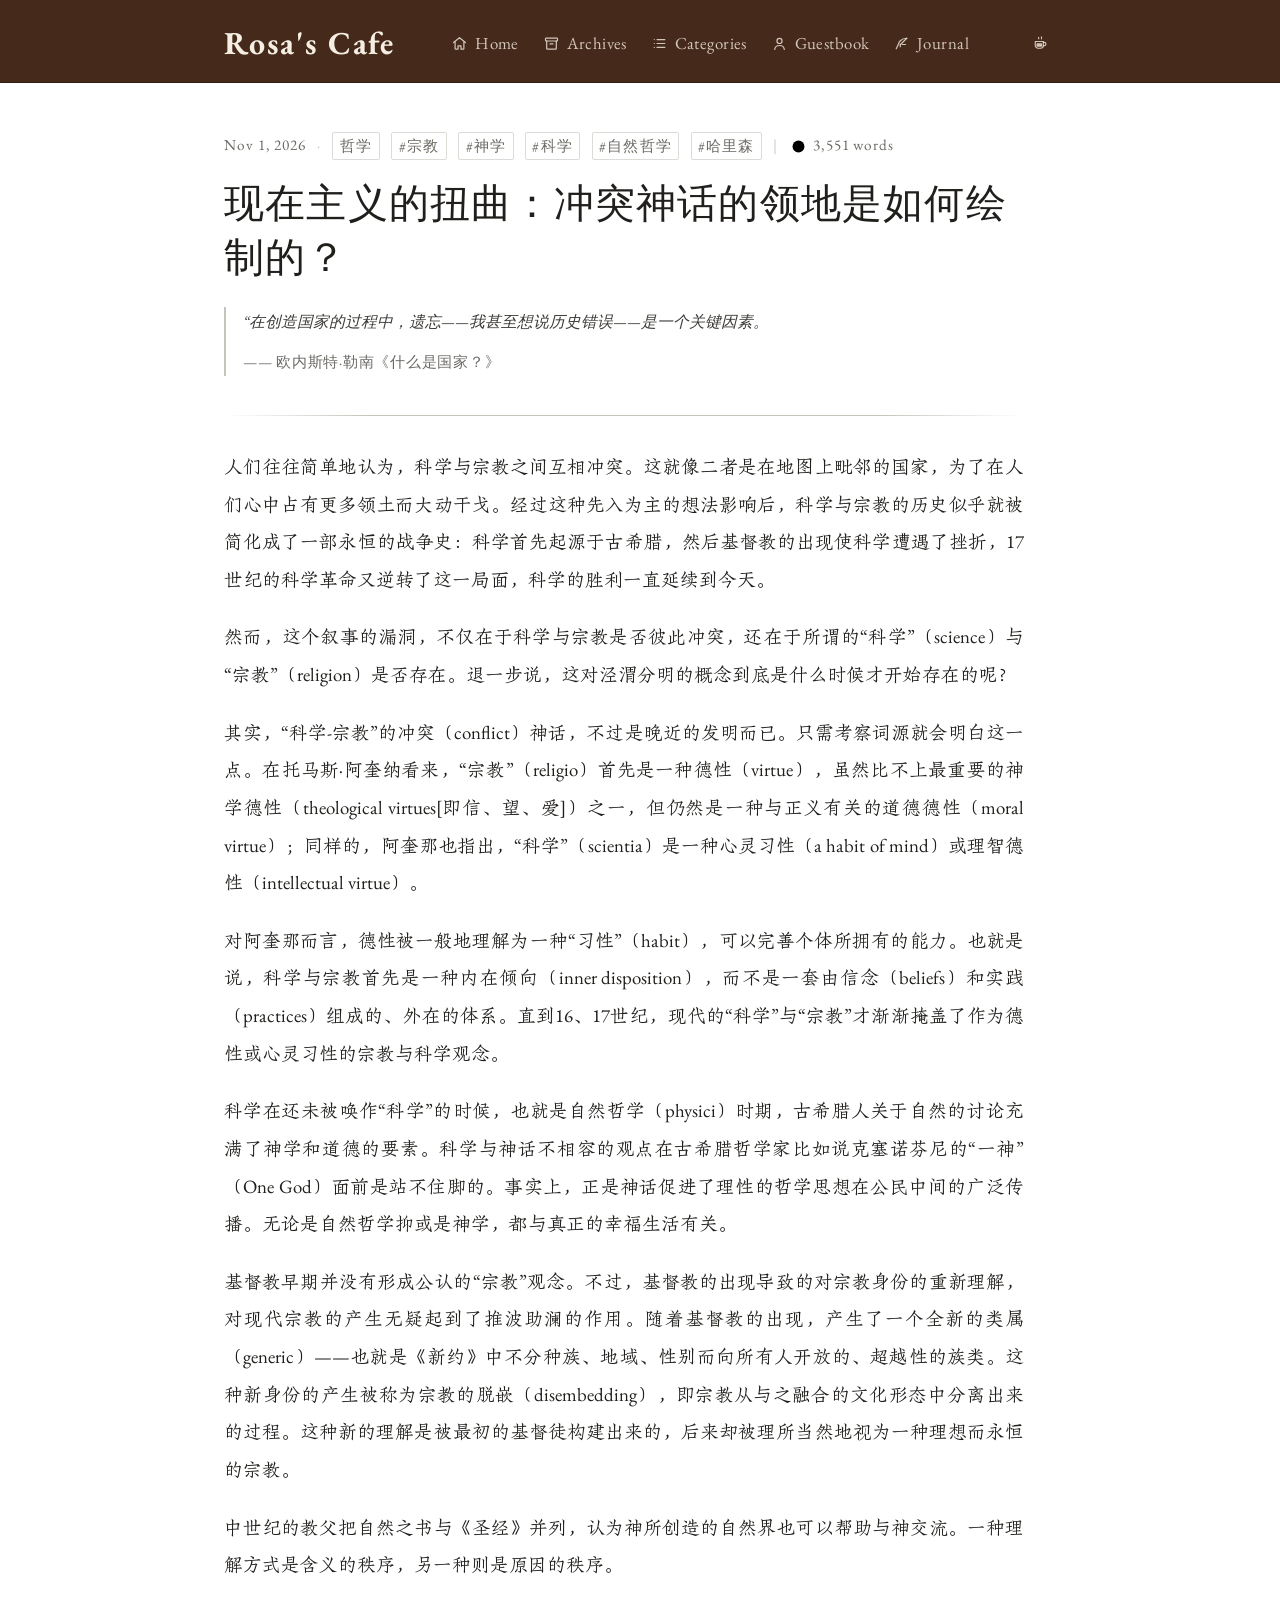
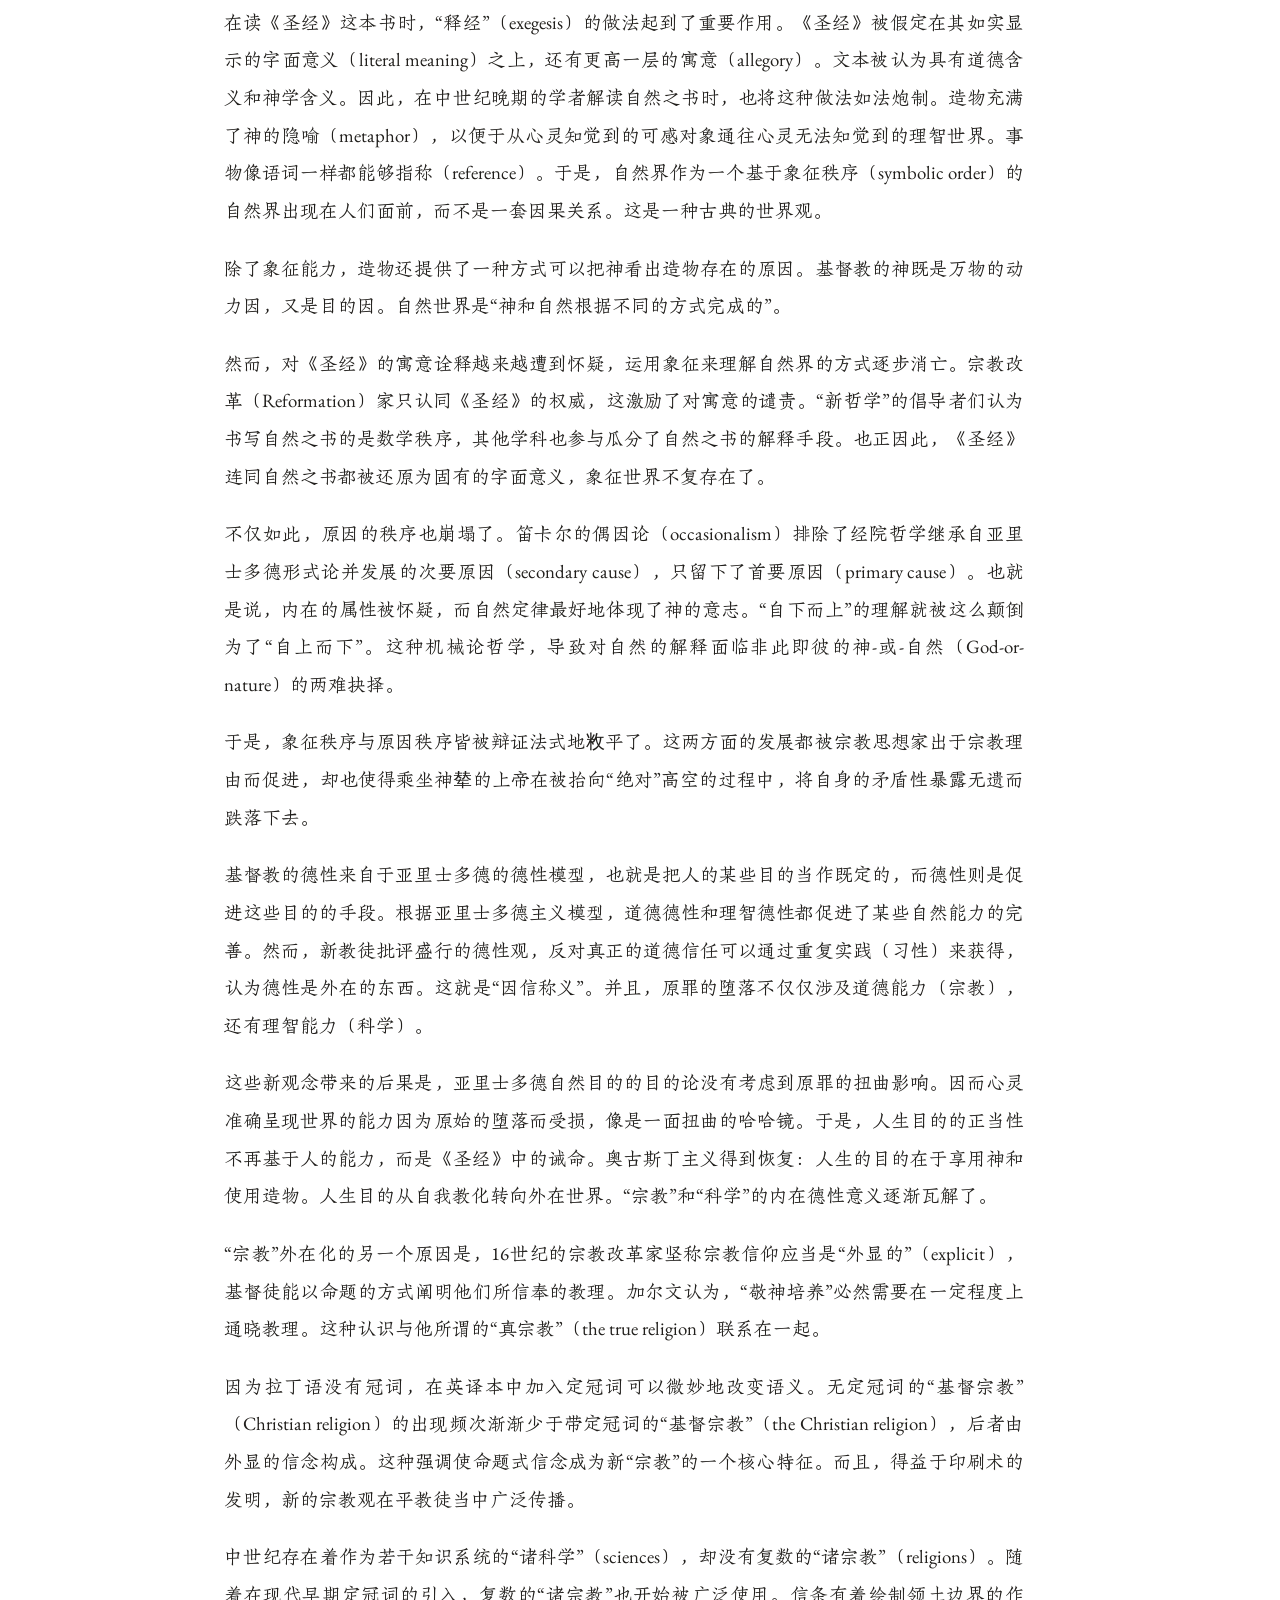
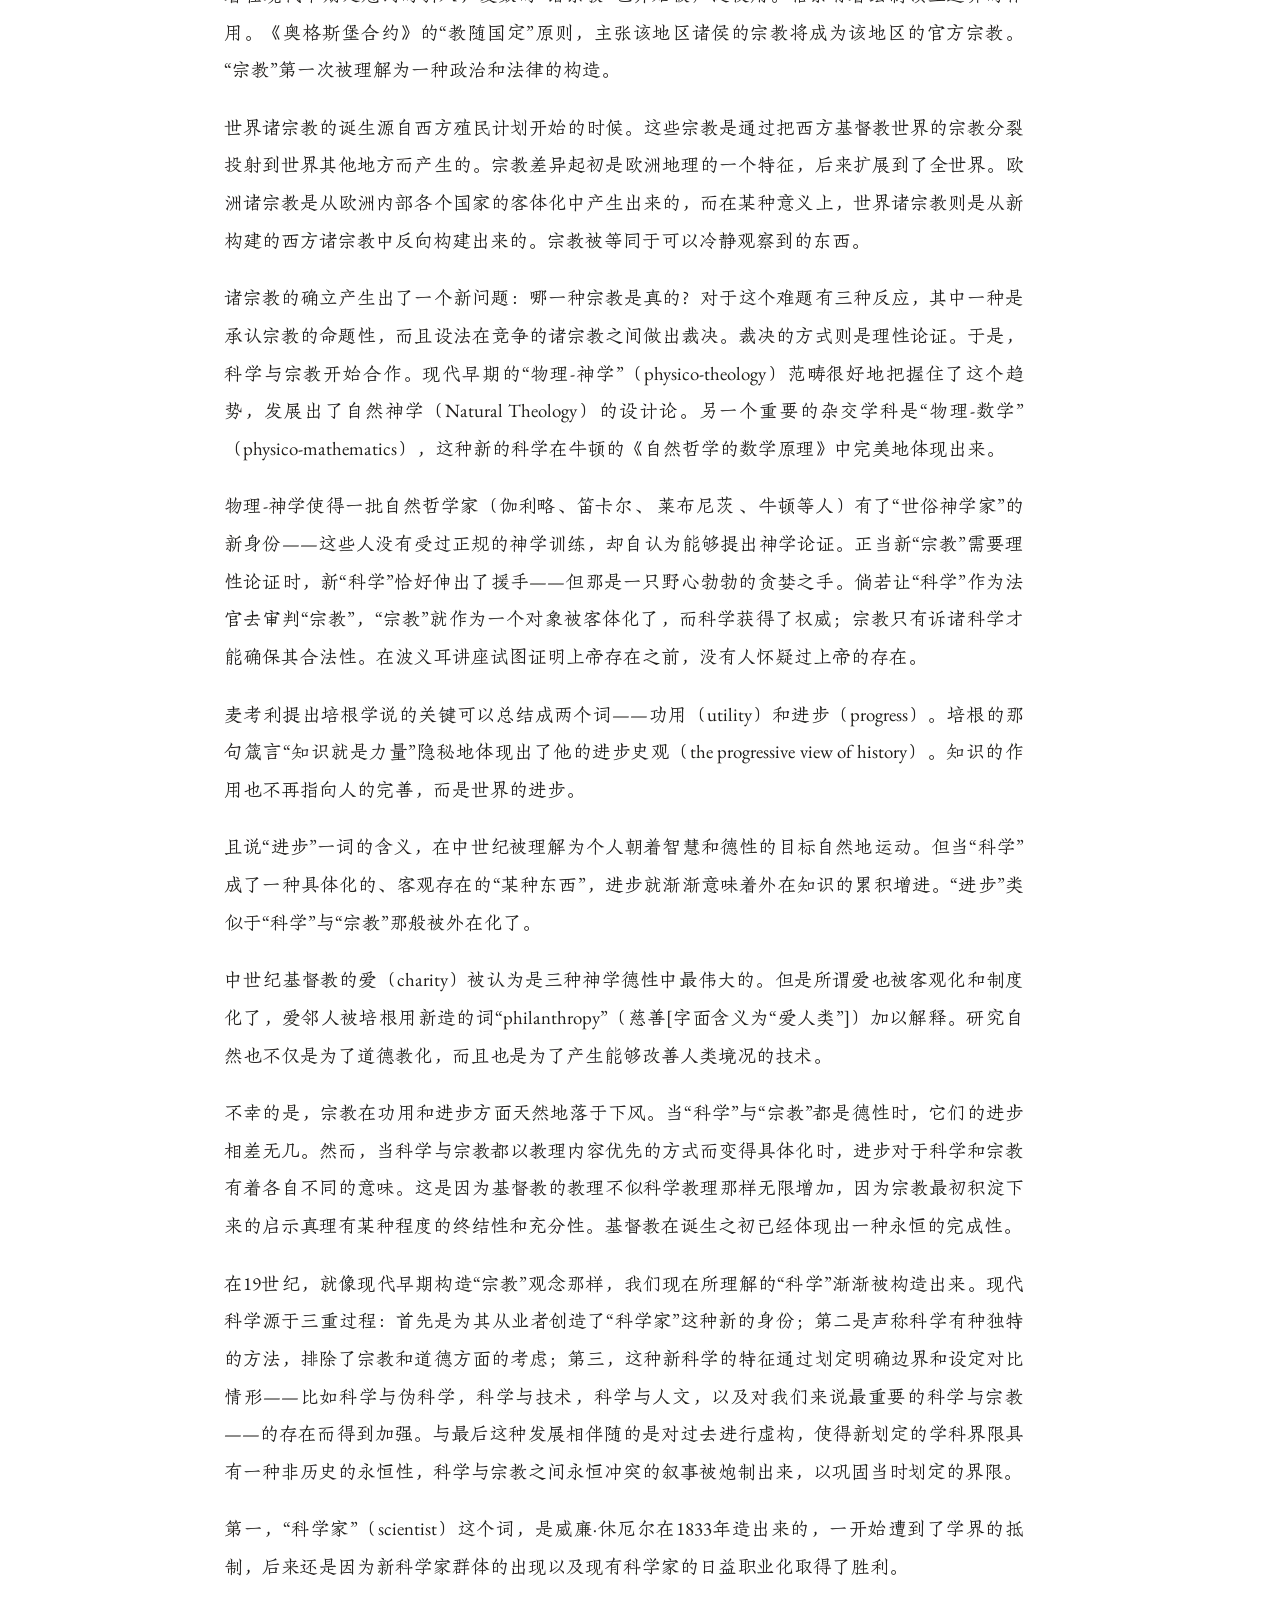
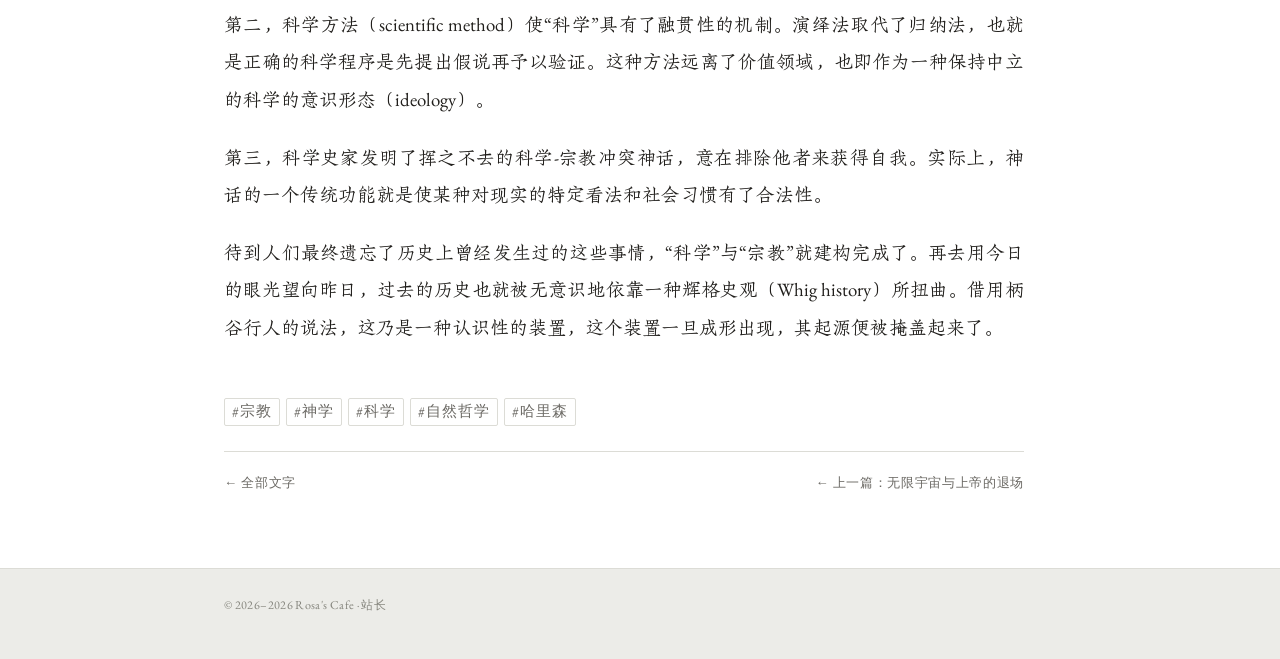
<file: posts/presentism-conflict-myth.html>
<!DOCTYPE html>
<html lang="zh-CN" data-theme="light">
<head>
<meta charset="utf-8">
<meta name="viewport" content="width=device-width, initial-scale=1">
<title>现在主义的扭曲：冲突神话的领地是如何绘制的？ · Rosa's Cafe</title>
<meta name="description" content="“科学-宗教”的冲突神话，不过是晚近的发明而已。只需考察词源就会明白这一点。">
<meta name="author" content="站长">
<link rel="stylesheet" href="../assets/site.css">
<script>
  try {
    var saved = localStorage.getItem("ink-paper-theme");
    if (saved === "dark") document.documentElement.setAttribute("data-theme", "dark");
  } catch (e) {}
</script>
</head>
<body data-page="post">

<div data-site-header></div>

<div class="article-shell">
  <article class="article">

    <header class="article__head">
      <p class="meta article__meta">
        <span class="meta__date">Nov 1, 2026</span>
        <span class="meta__sep">·</span>
        <a class="chip" href="../topics.html?c=%E5%93%B2%E5%AD%A6">哲学</a>
        <a class="chip" href="../topics.html?t=%E5%AE%97%E6%95%99">#宗教</a>
        <a class="chip" href="../topics.html?t=%E7%A5%9E%E5%AD%A6">#神学</a>
        <a class="chip" href="../topics.html?t=%E7%A7%91%E5%AD%A6">#科学</a>
        <a class="chip" href="../topics.html?t=%E8%87%AA%E7%84%B6%E5%93%B2%E5%AD%A6">#自然哲学</a>
        <a class="chip" href="../topics.html?t=%E5%93%88%E9%87%8C%E6%A3%AE">#哈里森</a>
        <span class="meta__sep">|</span>
        <span class="post-meta-item" data-word-count></span>
      </p>

      <h1 class="article__title">现在主义的扭曲：冲突神话的领地是如何绘制的？</h1>

      <div class="article__abstract">
        <blockquote>
          <p>“在创造国家的过程中，遗忘——我甚至想说历史错误——是一个关键因素。</p>
          <p class="attrib">—— 欧内斯特·勒南《什么是国家？》</p>
        </blockquote>
      </div>

      <hr>
    </header>

    <div class="article__body" id="article-body">

      <p>人们往往简单地认为，科学与宗教之间互相冲突。这就像二者是在地图上毗邻的国家，为了在人们心中占有更多领土而大动干戈。经过这种先入为主的想法影响后，科学与宗教的历史似乎就被简化成了一部永恒的战争史：科学首先起源于古希腊，然后基督教的出现使科学遭遇了挫折，17世纪的科学革命又逆转了这一局面，科学的胜利一直延续到今天。</p>

      <p>然而，这个叙事的漏洞，不仅在于科学与宗教是否彼此冲突，还在于所谓的“科学”（science）与“宗教”（religion）是否存在。退一步说，这对泾渭分明的概念到底是什么时候才开始存在的呢？</p>

      <p>其实，“科学-宗教”的冲突（conflict）神话，不过是晚近的发明而已。只需考察词源就会明白这一点。在托马斯·阿奎纳看来，“宗教”（religio）首先是一种德性（virtue），虽然比不上最重要的神学德性（theological virtues[即信、望、爱]）之一，但仍然是一种与正义有关的道德德性（moral virtue）；同样的，阿奎那也指出，“科学”（scientia）是一种心灵习性（a habit of mind）或理智德性（intellectual virtue）。</p>

      <p>对阿奎那而言，德性被一般地理解为一种“习性”（habit），可以完善个体所拥有的能力。也就是说，科学与宗教首先是一种内在倾向（inner disposition），而不是一套由信念（beliefs）和实践（practices）组成的、外在的体系。直到16、17世纪，现代的“科学”与“宗教”才渐渐掩盖了作为德性或心灵习性的宗教与科学观念。</p>

      <p>科学在还未被唤作“科学”的时候，也就是自然哲学（physici）时期，古希腊人关于自然的讨论充满了神学和道德的要素。科学与神话不相容的观点在古希腊哲学家比如说克塞诺芬尼的“一神”（One God）面前是站不住脚的。事实上，正是神话促进了理性的哲学思想在公民中间的广泛传播。无论是自然哲学抑或是神学，都与真正的幸福生活有关。</p>

      <p>基督教早期并没有形成公认的“宗教”观念。不过，基督教的出现导致的对宗教身份的重新理解，对现代宗教的产生无疑起到了推波助澜的作用。随着基督教的出现，产生了一个全新的类属（generic）——也就是《新约》中不分种族、地域、性别而向所有人开放的、超越性的族类。这种新身份的产生被称为宗教的脱嵌（disembedding），即宗教从与之融合的文化形态中分离出来的过程。这种新的理解是被最初的基督徒构建出来的，后来却被理所当然地视为一种理想而永恒的宗教。</p>

      <p>中世纪的教父把自然之书与《圣经》并列，认为神所创造的自然界也可以帮助与神交流。一种理解方式是含义的秩序，另一种则是原因的秩序。</p>

      <p>在读《圣经》这本书时，“释经”（exegesis）的做法起到了重要作用。《圣经》被假定在其如实显示的字面意义（literal meaning）之上，还有更高一层的寓意（allegory）。文本被认为具有道德含义和神学含义。因此，在中世纪晚期的学者解读自然之书时，也将这种做法如法炮制。造物充满了神的隐喻（metaphor），以便于从心灵知觉到的可感对象通往心灵无法知觉到的理智世界。事物像语词一样都能够指称（reference）。于是，自然界作为一个基于象征秩序（symbolic order）的自然界出现在人们面前，而不是一套因果关系。这是一种古典的世界观。</p>

      <p>除了象征能力，造物还提供了一种方式可以把神看出造物存在的原因。基督教的神既是万物的动力因，又是目的因。自然世界是“神和自然根据不同的方式完成的”。</p>

      <p>然而，对《圣经》的寓意诠释越来越遭到怀疑，运用象征来理解自然界的方式逐步消亡。宗教改革（Reformation）家只认同《圣经》的权威，这激励了对寓意的谴责。“新哲学”的倡导者们认为书写自然之书的是数学秩序，其他学科也参与瓜分了自然之书的解释手段。也正因此，《圣经》连同自然之书都被还原为固有的字面意义，象征世界不复存在了。</p>

      <p>不仅如此，原因的秩序也崩塌了。笛卡尔的偶因论（occasionalism）排除了经院哲学继承自亚里士多德形式论并发展的次要原因（secondary cause），只留下了首要原因（primary cause）。也就是说，内在的属性被怀疑，而自然定律最好地体现了神的意志。“自下而上”的理解就被这么颠倒为了“自上而下”。这种机械论哲学，导致对自然的解释面临非此即彼的神-或-自然（God-or-nature）的两难抉择。</p>

      <p>于是，象征秩序与原因秩序皆被辩证法式地敉平了。这两方面的发展都被宗教思想家出于宗教理由而促进，却也使得乘坐神辇的上帝在被抬向“绝对”高空的过程中，将自身的矛盾性暴露无遗而跌落下去。</p>

      <p>基督教的德性来自于亚里士多德的德性模型，也就是把人的某些目的当作既定的，而德性则是促进这些目的的手段。根据亚里士多德主义模型，道德德性和理智德性都促进了某些自然能力的完善。然而，新教徒批评盛行的德性观，反对真正的道德信任可以通过重复实践（习性）来获得，认为德性是外在的东西。这就是“因信称义”。并且，原罪的堕落不仅仅涉及道德能力（宗教），还有理智能力（科学）。</p>

      <p>这些新观念带来的后果是，亚里士多德自然目的的目的论没有考虑到原罪的扭曲影响。因而心灵准确呈现世界的能力因为原始的堕落而受损，像是一面扭曲的哈哈镜。于是，人生目的的正当性不再基于人的能力，而是《圣经》中的诫命。奥古斯丁主义得到恢复：人生的目的在于享用神和使用造物。人生目的从自我教化转向外在世界。“宗教”和“科学”的内在德性意义逐渐瓦解了。</p>

      <p>“宗教”外在化的另一个原因是，16世纪的宗教改革家坚称宗教信仰应当是“外显的”（explicit），基督徒能以命题的方式阐明他们所信奉的教理。加尔文认为，“敬神培养”必然需要在一定程度上通晓教理。这种认识与他所谓的“真宗教”（the true religion）联系在一起。</p>

      <p>因为拉丁语没有冠词，在英译本中加入定冠词可以微妙地改变语义。无定冠词的“基督宗教”（Christian religion）的出现频次渐渐少于带定冠词的“基督宗教”（the Christian religion），后者由外显的信念构成。这种强调使命题式信念成为新“宗教”的一个核心特征。而且，得益于印刷术的发明，新的宗教观在平教徒当中广泛传播。</p>

      <p>中世纪存在着作为若干知识系统的“诸科学”（sciences），却没有复数的“诸宗教”（religions）。随着在现代早期定冠词的引入，复数的“诸宗教”也开始被广泛使用。信条有着绘制领土边界的作用。《奥格斯堡合约》的“教随国定”原则，主张该地区诸侯的宗教将成为该地区的官方宗教。“宗教”第一次被理解为一种政治和法律的构造。</p>

      <p>世界诸宗教的诞生源自西方殖民计划开始的时候。这些宗教是通过把西方基督教世界的宗教分裂投射到世界其他地方而产生的。宗教差异起初是欧洲地理的一个特征，后来扩展到了全世界。欧洲诸宗教是从欧洲内部各个国家的客体化中产生出来的，而在某种意义上，世界诸宗教则是从新构建的西方诸宗教中反向构建出来的。宗教被等同于可以冷静观察到的东西。</p>

      <p>诸宗教的确立产生出了一个新问题：哪一种宗教是真的？对于这个难题有三种反应，其中一种是承认宗教的命题性，而且设法在竞争的诸宗教之间做出裁决。裁决的方式则是理性论证。于是，科学与宗教开始合作。现代早期的“物理-神学”（physico-theology）范畴很好地把握住了这个趋势，发展出了自然神学（Natural Theology）的设计论。另一个重要的杂交学科是“物理-数学”（physico-mathematics），这种新的科学在牛顿的《自然哲学的数学原理》中完美地体现出来。</p>

      <p>物理-神学使得一批自然哲学家（伽利略、笛卡尔、 莱布尼茨 、牛顿等人）有了“世俗神学家”的新身份——这些人没有受过正规的神学训练，却自认为能够提出神学论证。正当新“宗教”需要理性论证时，新“科学”恰好伸出了援手——但那是一只野心勃勃的贪婪之手。倘若让“科学”作为法官去审判“宗教”，“宗教”就作为一个对象被客体化了，而科学获得了权威；宗教只有诉诸科学才能确保其合法性。在波义耳讲座试图证明上帝存在之前，没有人怀疑过上帝的存在。</p>

      <p>麦考利提出培根学说的关键可以总结成两个词——功用（utility）和进步（progress）。培根的那句箴言“知识就是力量”隐秘地体现出了他的进步史观（the progressive view of history）。知识的作用也不再指向人的完善，而是世界的进步。</p>

      <p>且说“进步”一词的含义，在中世纪被理解为个人朝着智慧和德性的目标自然地运动。但当“科学”成了一种具体化的、客观存在的“某种东西”，进步就渐渐意味着外在知识的累积增进。“进步”类似于“科学”与“宗教”那般被外在化了。</p>

      <p>中世纪基督教的爱（charity）被认为是三种神学德性中最伟大的。但是所谓爱也被客观化和制度化了，爱邻人被培根用新造的词“philanthropy”（慈善[字面含义为“爱人类”]）加以解释。研究自然也不仅是为了道德教化，而且也是为了产生能够改善人类境况的技术。</p>

      <p>不幸的是，宗教在功用和进步方面天然地落于下风。当“科学”与“宗教”都是德性时，它们的进步相差无几。然而，当科学与宗教都以教理内容优先的方式而变得具体化时，进步对于科学和宗教有着各自不同的意味。这是因为基督教的教理不似科学教理那样无限增加，因为宗教最初积淀下来的启示真理有某种程度的终结性和充分性。基督教在诞生之初已经体现出一种永恒的完成性。</p>

      <p>在19世纪，就像现代早期构造“宗教”观念那样，我们现在所理解的“科学”渐渐被构造出来。现代科学源于三重过程：首先是为其从业者创造了“科学家”这种新的身份；第二是声称科学有种独特的方法，排除了宗教和道德方面的考虑；第三，这种新科学的特征通过划定明确边界和设定对比情形——比如科学与伪科学，科学与技术，科学与人文，以及对我们来说最重要的科学与宗教——的存在而得到加强。与最后这种发展相伴随的是对过去进行虚构，使得新划定的学科界限具有一种非历史的永恒性，科学与宗教之间永恒冲突的叙事被炮制出来，以巩固当时划定的界限。</p>

      <p>第一，“科学家”（scientist）这个词，是威廉·休厄尔在1833年造出来的，一开始遭到了学界的抵制，后来还是因为新科学家群体的出现以及现有科学家的日益职业化取得了胜利。</p>

      <p>第二，科学方法（scientific method）使“科学”具有了融贯性的机制。演绎法取代了归纳法，也就是正确的科学程序是先提出假说再予以验证。这种方法远离了价值领域，也即作为一种保持中立的科学的意识形态（ideology）。</p>

      <p>第三，科学史家发明了挥之不去的科学-宗教冲突神话，意在排除他者来获得自我。实际上，神话的一个传统功能就是使某种对现实的特定看法和社会习惯有了合法性。</p>

      <p>待到人们最终遗忘了历史上曾经发生过的这些事情，“科学”与“宗教”就建构完成了。再去用今日的眼光望向昨日，过去的历史也就被无意识地依靠一种辉格史观（Whig history）所扭曲。借用柄谷行人的说法，这乃是一种认识性的装置，这个装置一旦成形出现，其起源便被掩盖起来了。</p>

    </div>

    <footer class="article__foot">
      <div class="article__tags">
        <a class="chip" href="../topics.html?t=%E5%AE%97%E6%95%99">#宗教</a>
        <a class="chip" href="../topics.html?t=%E7%A5%9E%E5%AD%A6">#神学</a>
        <a class="chip" href="../topics.html?t=%E7%A7%91%E5%AD%A6">#科学</a>
        <a class="chip" href="../topics.html?t=%E8%87%AA%E7%84%B6%E5%93%B2%E5%AD%A6">#自然哲学</a>
        <a class="chip" href="../topics.html?t=%E5%93%88%E9%87%8C%E6%A3%AE">#哈里森</a>
      </div>

      <nav class="article__end" aria-label="文章导航">
        <a href="../archive.html">← 全部文字</a>
        <span class="pager">
          <a href="koyre-closed-world-infinite-universe.html">← 上一篇：无限宇宙与上帝的退场</a>
        </span>
      </nav>
    </footer>

  </article>

</div>

<div data-site-footer></div>

<script src="../assets/index.js"></script>
<script src="../assets/render.js"></script>
</body>
</html>
</file>
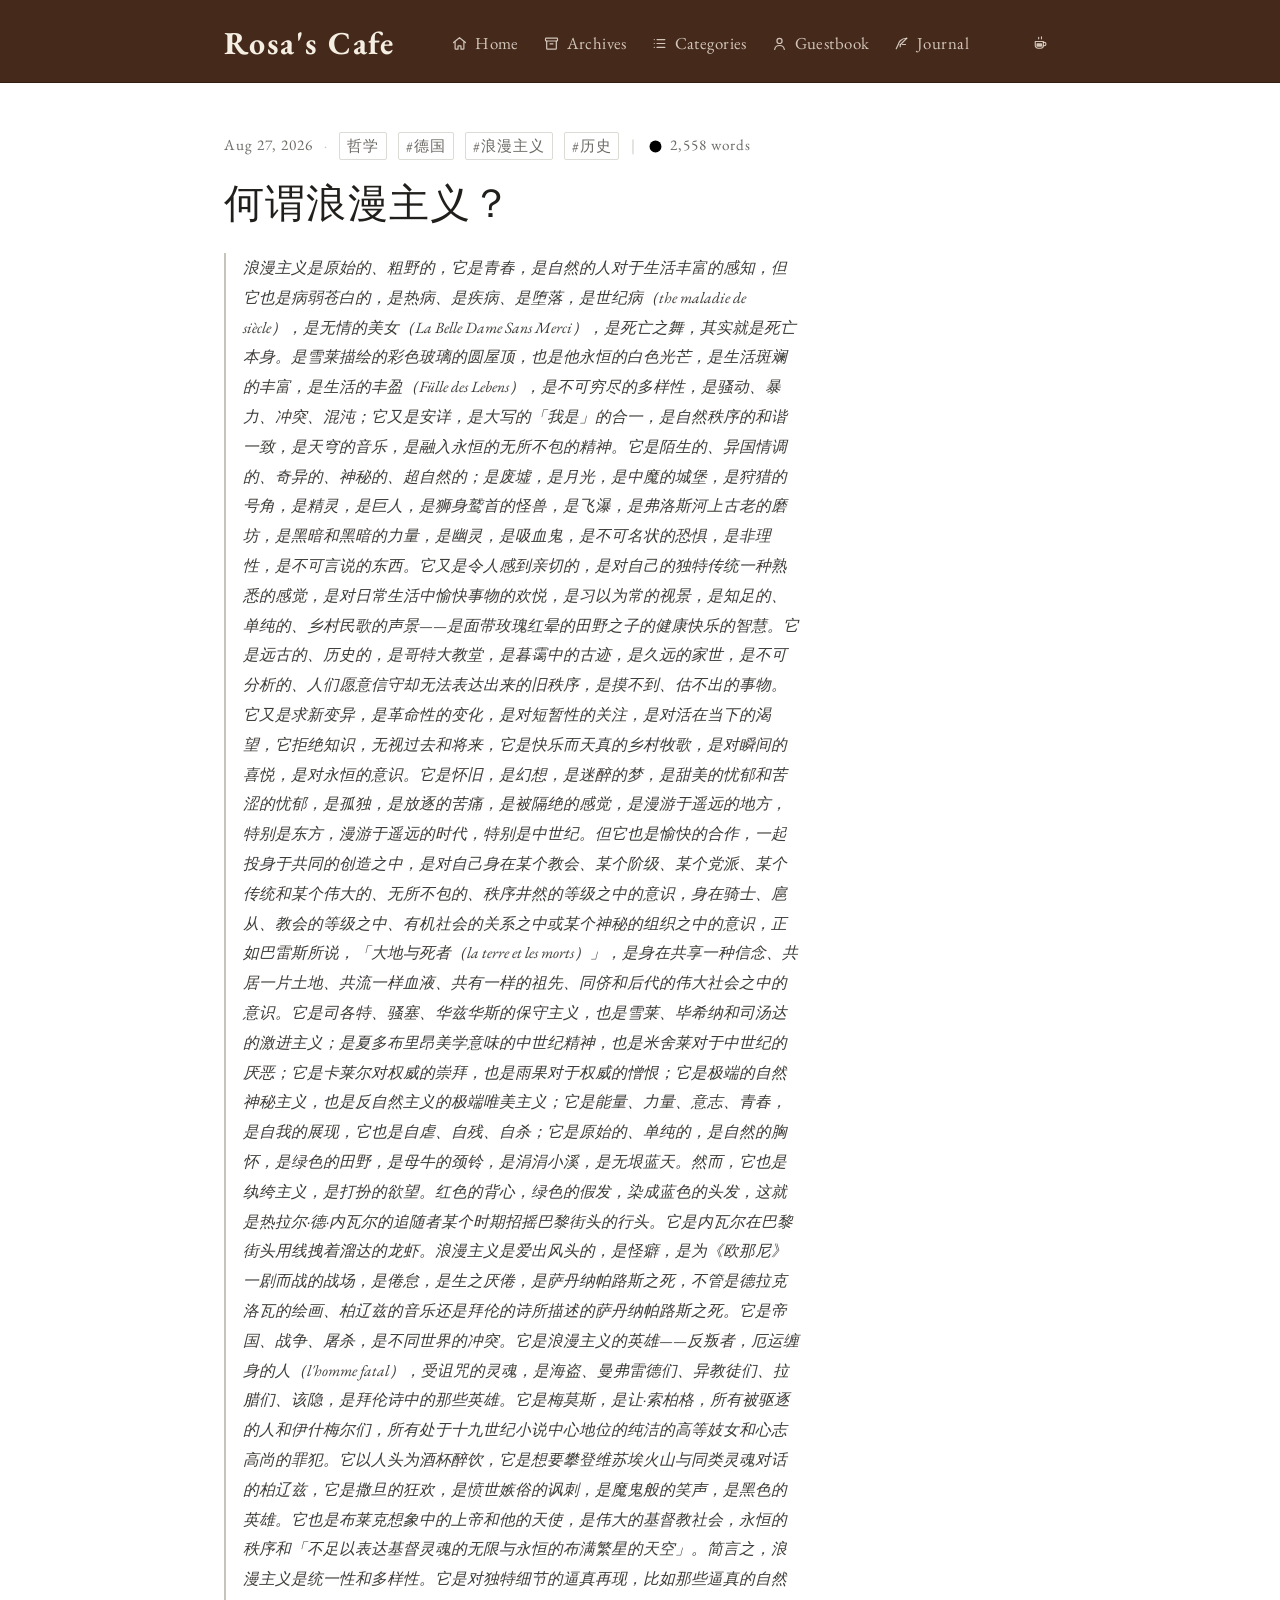
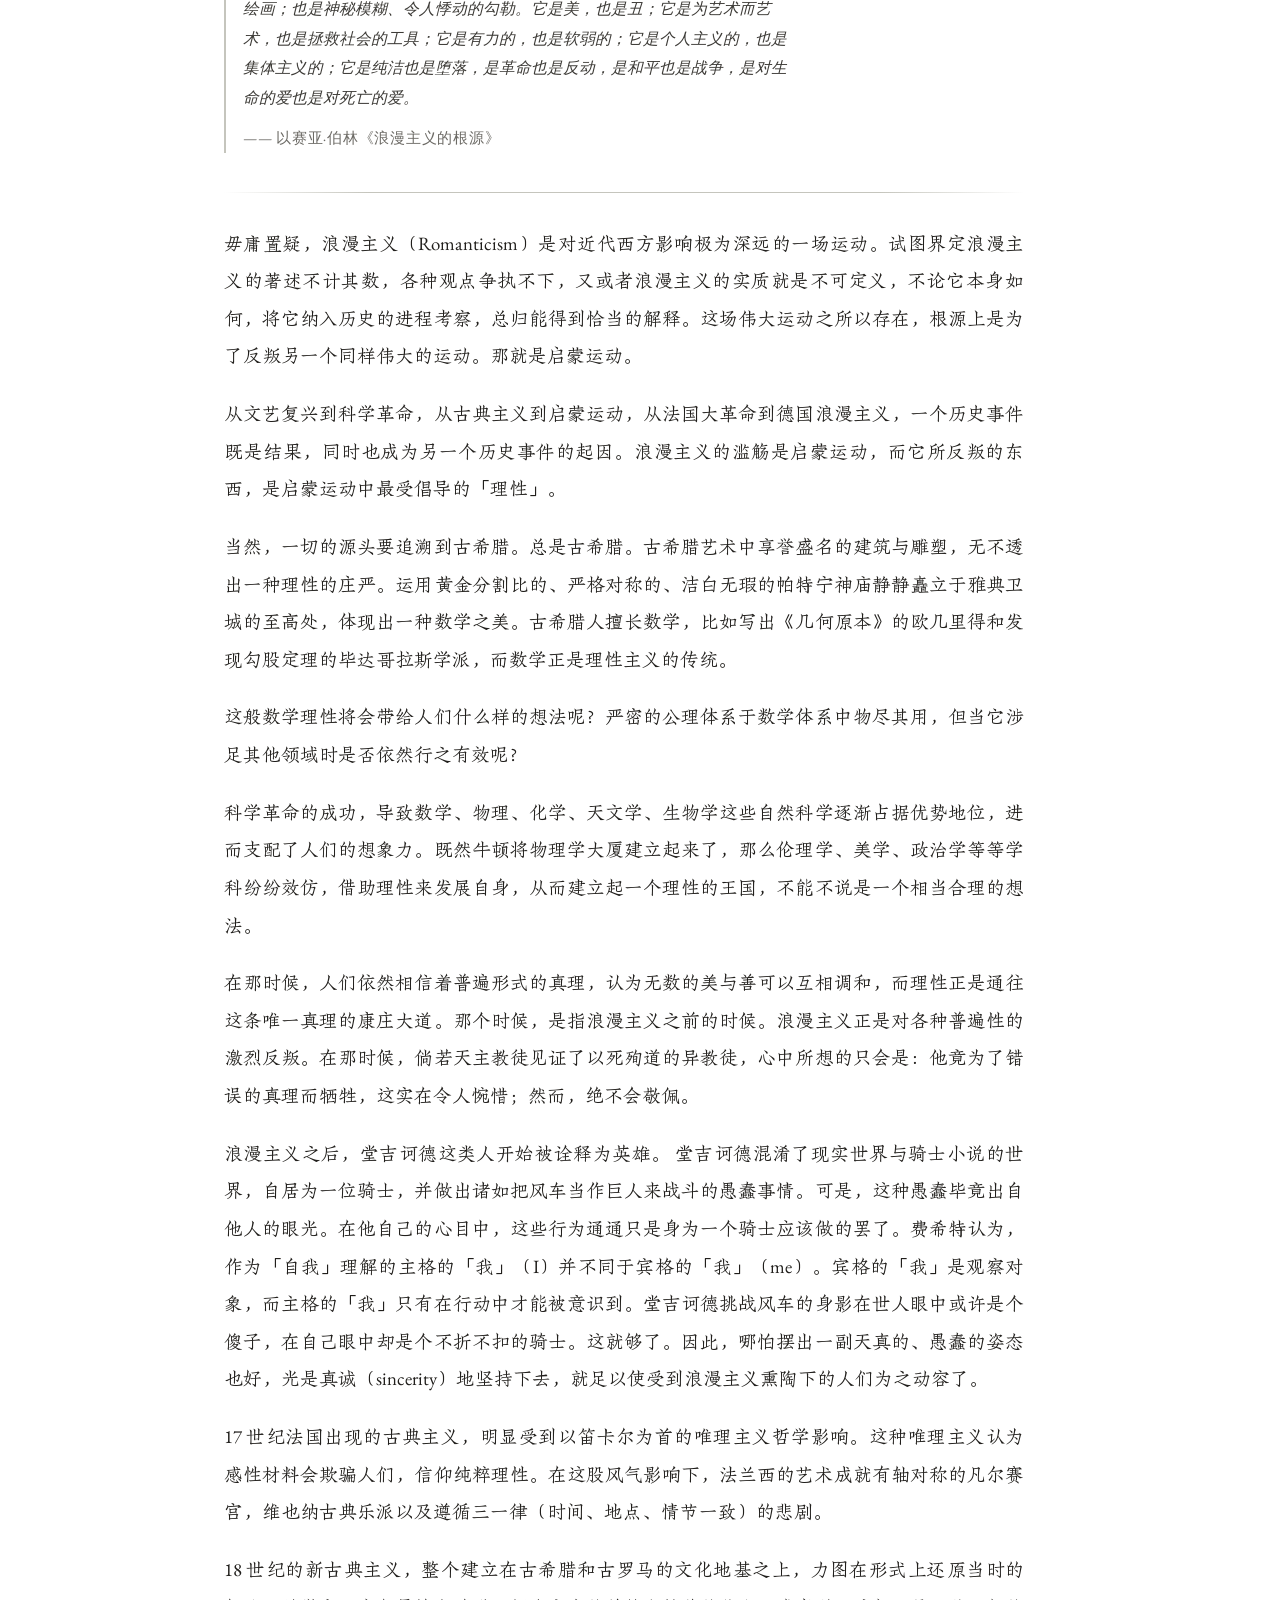
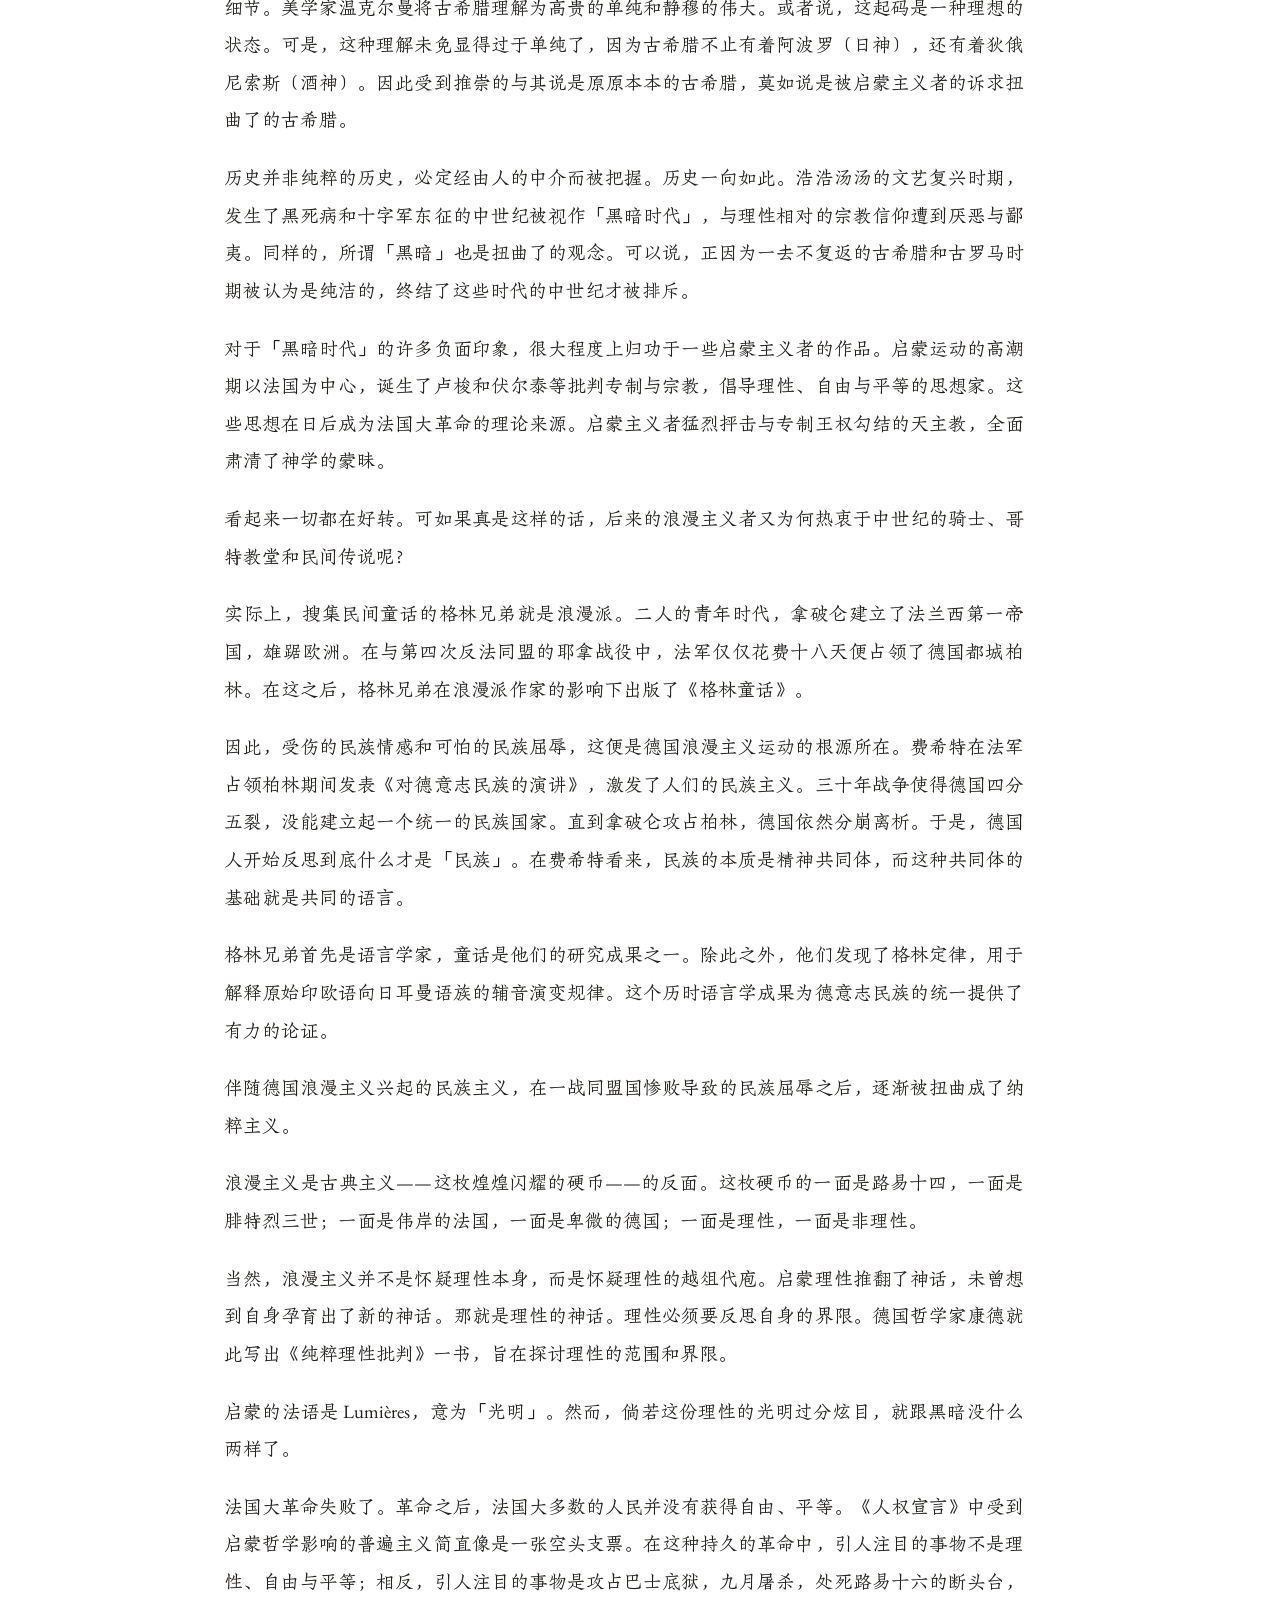
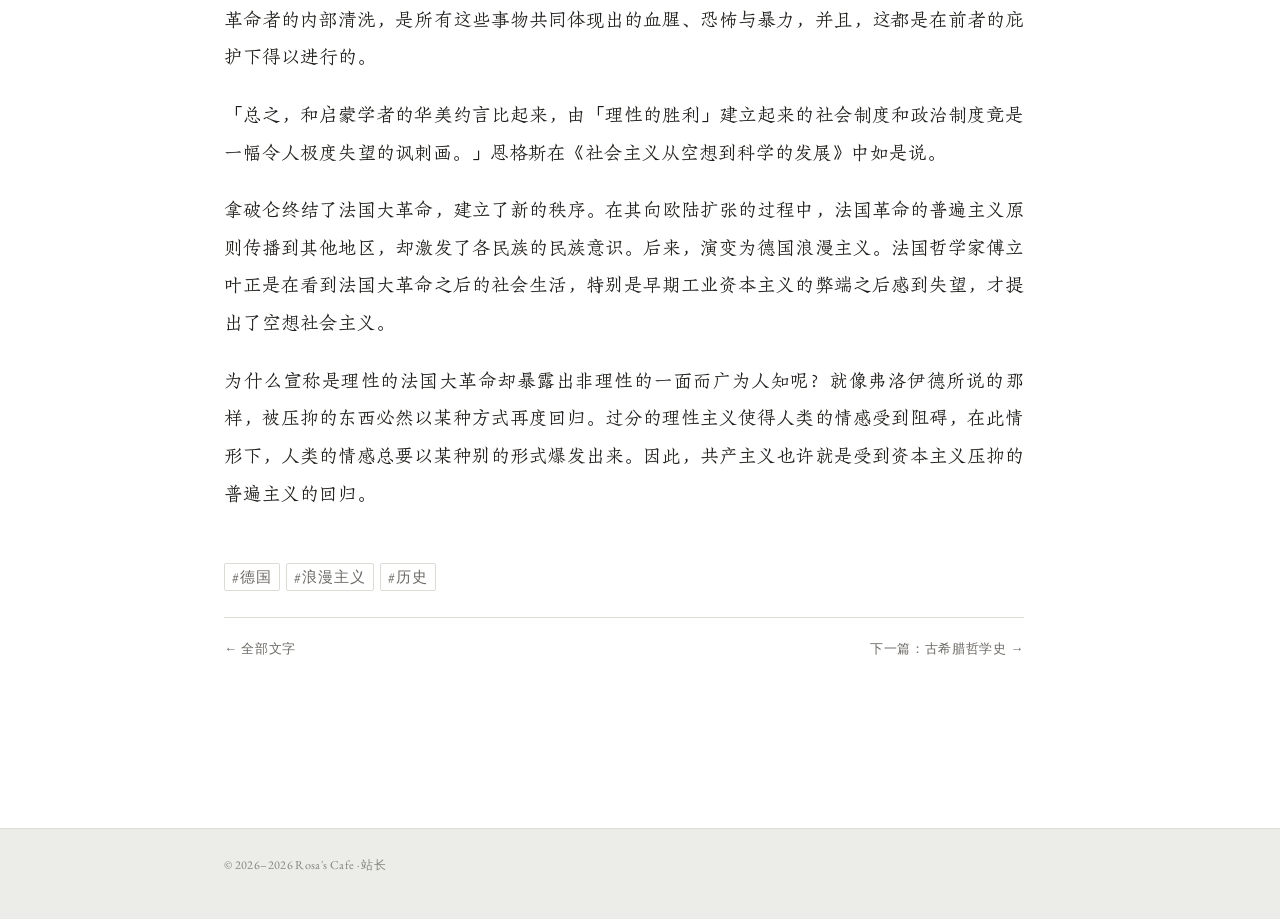
<file: posts/what-is-romanticism.html>
<!DOCTYPE html>
<html lang="zh-CN" data-theme="light">
<head>
<meta charset="utf-8">
<meta name="viewport" content="width=device-width, initial-scale=1">
<title>何谓浪漫主义？ · Rosa's Cafe</title>
<meta name="description" content="浪漫主义作为对启蒙理性的反叛：从古希腊的数学理性、法国大革命到德国民族意识的兴起，以及它留下的代价。">
<meta name="author" content="站长">
<link rel="stylesheet" href="../assets/site.css">
<script>
  try {
    var saved = localStorage.getItem("ink-paper-theme");
    if (saved === "dark") document.documentElement.setAttribute("data-theme", "dark");
  } catch (e) {}
</script>
</head>
<body data-page="post">

<div data-site-header></div>

<div class="article-shell">
  <article class="article">

    <header class="article__head">
      <p class="meta article__meta">
        <span class="meta__date">Aug 27, 2026</span>
        <span class="meta__sep">·</span>
        <a class="chip" href="../topics.html?c=%E5%93%B2%E5%AD%A6">哲学</a>
        <a class="chip" href="../topics.html?t=%E5%BE%B7%E5%9B%BD">#德国</a>
        <a class="chip" href="../topics.html?t=%E6%B5%AA%E6%BC%AB%E4%B8%BB%E4%B9%89">#浪漫主义</a>
        <a class="chip" href="../topics.html?t=%E5%8E%86%E5%8F%B2">#历史</a>
        <span class="meta__sep">|</span>
        <span class="post-meta-item" data-word-count></span>
      </p>

      <h1 class="article__title">何谓浪漫主义？</h1>

      <div class="article__abstract">
        <blockquote>
          <p>浪漫主义是原始的、粗野的，它是青春，是自然的人对于生活丰富的感知，但它也是病弱苍白的，是热病、是疾病、是堕落，是世纪病（the maladie de siècle），是无情的美女（La Belle Dame Sans Merci），是死亡之舞，其实就是死亡本身。是雪莱描绘的彩色玻璃的圆屋顶，也是他永恒的白色光芒，是生活斑斓的丰富，是生活的丰盈（Fülle des Lebens），是不可穷尽的多样性，是骚动、暴力、冲突、混沌；它又是安详，是大写的「我是」的合一，是自然秩序的和谐一致，是天穹的音乐，是融入永恒的无所不包的精神。它是陌生的、异国情调的、奇异的、神秘的、超自然的；是废墟，是月光，是中魔的城堡，是狩猎的号角，是精灵，是巨人，是狮身鹫首的怪兽，是飞瀑，是弗洛斯河上古老的磨坊，是黑暗和黑暗的力量，是幽灵，是吸血鬼，是不可名状的恐惧，是非理性，是不可言说的东西。它又是令人感到亲切的，是对自己的独特传统一种熟悉的感觉，是对日常生活中愉快事物的欢悦，是习以为常的视景，是知足的、单纯的、乡村民歌的声景——是面带玫瑰红晕的田野之子的健康快乐的智慧。它是远古的、历史的，是哥特大教堂，是暮霭中的古迹，是久远的家世，是不可分析的、人们愿意信守却无法表达出来的旧秩序，是摸不到、估不出的事物。它又是求新变异，是革命性的变化，是对短暂性的关注，是对活在当下的渴望，它拒绝知识，无视过去和将来，它是快乐而天真的乡村牧歌，是对瞬间的喜悦，是对永恒的意识。它是怀旧，是幻想，是迷醉的梦，是甜美的忧郁和苦涩的忧郁，是孤独，是放逐的苦痛，是被隔绝的感觉，是漫游于遥远的地方，特别是东方，漫游于遥远的时代，特别是中世纪。但它也是愉快的合作，一起投身于共同的创造之中，是对自己身在某个教会、某个阶级、某个党派、某个传统和某个伟大的、无所不包的、秩序井然的等级之中的意识，身在骑士、扈从、教会的等级之中、有机社会的关系之中或某个神秘的组织之中的意识，正如巴雷斯所说，「大地与死者（la terre et les morts）」，是身在共享一种信念、共居一片土地、共流一样血液、共有一样的祖先、同侪和后代的伟大社会之中的意识。它是司各特、骚塞、华兹华斯的保守主义，也是雪莱、毕希纳和司汤达的激进主义；是夏多布里昂美学意味的中世纪精神，也是米舍莱对于中世纪的厌恶；它是卡莱尔对权威的崇拜，也是雨果对于权威的憎恨；它是极端的自然神秘主义，也是反自然主义的极端唯美主义；它是能量、力量、意志、青春，是自我的展现，它也是自虐、自残、自杀；它是原始的、单纯的，是自然的胸怀，是绿色的田野，是母牛的颈铃，是涓涓小溪，是无垠蓝天。然而，它也是纨绔主义，是打扮的欲望。红色的背心，绿色的假发，染成蓝色的头发，这就是热拉尔·德·内瓦尔的追随者某个时期招摇巴黎街头的行头。它是内瓦尔在巴黎街头用线拽着溜达的龙虾。浪漫主义是爱出风头的，是怪癖，是为《欧那尼》一剧而战的战场，是倦怠，是生之厌倦，是萨丹纳帕路斯之死，不管是德拉克洛瓦的绘画、柏辽兹的音乐还是拜伦的诗所描述的萨丹纳帕路斯之死。它是帝国、战争、屠杀，是不同世界的冲突。它是浪漫主义的英雄——反叛者，厄运缠身的人（l'homme fatal），受诅咒的灵魂，是海盗、曼弗雷德们、异教徒们、拉腊们、该隐，是拜伦诗中的那些英雄。它是梅莫斯，是让·索柏格，所有被驱逐的人和伊什梅尔们，所有处于十九世纪小说中心地位的纯洁的高等妓女和心志高尚的罪犯。它以人头为酒杯醉饮，它是想要攀登维苏埃火山与同类灵魂对话的柏辽兹，它是撒旦的狂欢，是愤世嫉俗的讽刺，是魔鬼般的笑声，是黑色的英雄。它也是布莱克想象中的上帝和他的天使，是伟大的基督教社会，永恒的秩序和「不足以表达基督灵魂的无限与永恒的布满繁星的天空」。简言之，浪漫主义是统一性和多样性。它是对独特细节的逼真再现，比如那些逼真的自然绘画；也是神秘模糊、令人悸动的勾勒。它是美，也是丑；它是为艺术而艺术，也是拯救社会的工具；它是有力的，也是软弱的；它是个人主义的，也是集体主义的；它是纯洁也是堕落，是革命也是反动，是和平也是战争，是对生命的爱也是对死亡的爱。</p>
          <p class="attrib">—— 以赛亚·伯林《浪漫主义的根源》</p>
        </blockquote>
      </div>

      <hr>
    </header>

    <div class="article__body" id="article-body">
      <p>毋庸置疑，浪漫主义（Romanticism）是对近代西方影响极为深远的一场运动。试图界定浪漫主义的著述不计其数，各种观点争执不下，又或者浪漫主义的实质就是不可定义，不论它本身如何，将它纳入历史的进程考察，总归能得到恰当的解释。这场伟大运动之所以存在，根源上是为了反叛另一个同样伟大的运动。那就是启蒙运动。</p>
      <p>从文艺复兴到科学革命，从古典主义到启蒙运动，从法国大革命到德国浪漫主义，一个历史事件既是结果，同时也成为另一个历史事件的起因。浪漫主义的滥觞是启蒙运动，而它所反叛的东西，是启蒙运动中最受倡导的「理性」。</p>
      <p>当然，一切的源头要追溯到古希腊。总是古希腊。古希腊艺术中享誉盛名的建筑与雕塑，无不透出一种理性的庄严。运用黄金分割比的、严格对称的、洁白无瑕的帕特宁神庙静静矗立于雅典卫城的至高处，体现出一种数学之美。古希腊人擅长数学，比如写出《几何原本》的欧几里得和发现勾股定理的毕达哥拉斯学派，而数学正是理性主义的传统。</p>
      <p>这般数学理性将会带给人们什么样的想法呢？严密的公理体系于数学体系中物尽其用，但当它涉足其他领域时是否依然行之有效呢？</p>
      <p>科学革命的成功，导致数学、物理、化学、天文学、生物学这些自然科学逐渐占据优势地位，进而支配了人们的想象力。既然牛顿将物理学大厦建立起来了，那么伦理学、美学、政治学等等学科纷纷效仿，借助理性来发展自身，从而建立起一个理性的王国，不能不说是一个相当合理的想法。</p>
      <p>在那时候，人们依然相信着普遍形式的真理，认为无数的美与善可以互相调和，而理性正是通往这条唯一真理的康庄大道。那个时候，是指浪漫主义之前的时候。浪漫主义正是对各种普遍性的激烈反叛。在那时候，倘若天主教徒见证了以死殉道的异教徒，心中所想的只会是：他竟为了错误的真理而牺牲，这实在令人惋惜；然而，绝不会敬佩。</p>
      <p>浪漫主义之后，堂吉诃德这类人开始被诠释为英雄。 堂吉诃德混淆了现实世界与骑士小说的世界，自居为一位骑士，并做出诸如把风车当作巨人来战斗的愚蠢事情。可是，这种愚蠢毕竟出自他人的眼光。在他自己的心目中，这些行为通通只是身为一个骑士应该做的罢了。费希特认为，作为「自我」理解的主格的「我」（I）并不同于宾格的「我」（me）。宾格的「我」是观察对象，而主格的「我」只有在行动中才能被意识到。堂吉诃德挑战风车的身影在世人眼中或许是个傻子，在自己眼中却是个不折不扣的骑士。这就够了。因此，哪怕摆出一副天真的、愚蠢的姿态也好，光是真诚（sincerity）地坚持下去，就足以使受到浪漫主义熏陶下的人们为之动容了。</p>
      <p>17 世纪法国出现的古典主义，明显受到以笛卡尔为首的唯理主义哲学影响。这种唯理主义认为感性材料会欺骗人们，信仰纯粹理性。在这股风气影响下，法兰西的艺术成就有轴对称的凡尔赛宫，维也纳古典乐派以及遵循三一律（时间、地点、情节一致）的悲剧。</p>
      <p>18 世纪的新古典主义，整个建立在古希腊和古罗马的文化地基之上，力图在形式上还原当时的细节。美学家温克尔曼将古希腊理解为高贵的单纯和静穆的伟大。或者说，这起码是一种理想的状态。可是，这种理解未免显得过于单纯了，因为古希腊不止有着阿波罗（日神），还有着狄俄尼索斯（酒神）。因此受到推崇的与其说是原原本本的古希腊，莫如说是被启蒙主义者的诉求扭曲了的古希腊。</p>
      <p>历史并非纯粹的历史，必定经由人的中介而被把握。历史一向如此。浩浩汤汤的文艺复兴时期，发生了黑死病和十字军东征的中世纪被视作「黑暗时代」，与理性相对的宗教信仰遭到厌恶与鄙夷。同样的，所谓「黑暗」也是扭曲了的观念。可以说，正因为一去不复返的古希腊和古罗马时期被认为是纯洁的，终结了这些时代的中世纪才被排斥。</p>
      <p>对于「黑暗时代」的许多负面印象，很大程度上归功于一些启蒙主义者的作品。启蒙运动的高潮期以法国为中心，诞生了卢梭和伏尔泰等批判专制与宗教，倡导理性、自由与平等的思想家。这些思想在日后成为法国大革命的理论来源。启蒙主义者猛烈抨击与专制王权勾结的天主教，全面肃清了神学的蒙昧。</p>
      <p>看起来一切都在好转。可如果真是这样的话，后来的浪漫主义者又为何热衷于中世纪的骑士、哥特教堂和民间传说呢？</p>
      <p>实际上，搜集民间童话的格林兄弟就是浪漫派。二人的青年时代，拿破仑建立了法兰西第一帝国，雄踞欧洲。在与第四次反法同盟的耶拿战役中，法军仅仅花费十八天便占领了德国都城柏林。在这之后，格林兄弟在浪漫派作家的影响下出版了《格林童话》。</p>
      <p>因此，受伤的民族情感和可怕的民族屈辱，这便是德国浪漫主义运动的根源所在。费希特在法军占领柏林期间发表《对德意志民族的演讲》，激发了人们的民族主义。三十年战争使得德国四分五裂，没能建立起一个统一的民族国家。直到拿破仑攻占柏林，德国依然分崩离析。于是，德国人开始反思到底什么才是「民族」。在费希特看来，民族的本质是精神共同体，而这种共同体的基础就是共同的语言。</p>
      <p>格林兄弟首先是语言学家，童话是他们的研究成果之一。除此之外，他们发现了格林定律，用于解释原始印欧语向日耳曼语族的辅音演变规律。这个历时语言学成果为德意志民族的统一提供了有力的论证。</p>
      <p>伴随德国浪漫主义兴起的民族主义，在一战同盟国惨败导致的民族屈辱之后，逐渐被扭曲成了纳粹主义。</p>
      <p>浪漫主义是古典主义——这枚煌煌闪耀的硬币——的反面。这枚硬币的一面是路易十四，一面是腓特烈三世；一面是伟岸的法国，一面是卑微的德国；一面是理性，一面是非理性。</p>
      <p>当然，浪漫主义并不是怀疑理性本身，而是怀疑理性的越俎代庖。启蒙理性推翻了神话，未曾想到自身孕育出了新的神话。那就是理性的神话。理性必须要反思自身的界限。德国哲学家康德就此写出《纯粹理性批判》一书，旨在探讨理性的范围和界限。</p>
      <p>启蒙的法语是 Lumières，意为「光明」。然而，倘若这份理性的光明过分炫目，就跟黑暗没什么两样了。</p>
      <p>法国大革命失败了。革命之后，法国大多数的人民并没有获得自由、平等。《人权宣言》中受到启蒙哲学影响的普遍主义简直像是一张空头支票。在这种持久的革命中，引人注目的事物不是理性、自由与平等；相反，引人注目的事物是攻占巴士底狱，九月屠杀，处死路易十六的断头台，革命者的内部清洗，是所有这些事物共同体现出的血腥、恐怖与暴力，并且，这都是在前者的庇护下得以进行的。</p>
      <p>「总之，和启蒙学者的华美约言比起来，由「理性的胜利」建立起来的社会制度和政治制度竟是一幅令人极度失望的讽刺画。」恩格斯在《社会主义从空想到科学的发展》中如是说。</p>
      <p>拿破仑终结了法国大革命，建立了新的秩序。在其向欧陆扩张的过程中，法国革命的普遍主义原则传播到其他地区，却激发了各民族的民族意识。后来，演变为德国浪漫主义。法国哲学家傅立叶正是在看到法国大革命之后的社会生活，特别是早期工业资本主义的弊端之后感到失望，才提出了空想社会主义。</p>
      <p>为什么宣称是理性的法国大革命却暴露出非理性的一面而广为人知呢？就像弗洛伊德所说的那样，被压抑的东西必然以某种方式再度回归。过分的理性主义使得人类的情感受到阻碍，在此情形下，人类的情感总要以某种别的形式爆发出来。因此，共产主义也许就是受到资本主义压抑的普遍主义的回归。</p>

    </div>

    <footer class="article__foot">
      <div class="article__tags">
        <a class="chip" href="../topics.html?t=%E5%BE%B7%E5%9B%BD">#德国</a>
        <a class="chip" href="../topics.html?t=%E6%B5%AA%E6%BC%AB%E4%B8%BB%E4%B9%89">#浪漫主义</a>
        <a class="chip" href="../topics.html?t=%E5%8E%86%E5%8F%B2">#历史</a>
      </div>

      <nav class="article__end" aria-label="文章导航">
        <a href="../archive.html">← 全部文字</a>
        <span class="pager">
          <a href="ancient-greek-philosophy.html">下一篇：古希腊哲学史 →</a>
        </span>
      </nav>
    </footer>

  </article>

  <aside class="article-toc" data-toc aria-label="本篇目录"></aside>
</div>

<div data-site-footer></div>

<script src="../assets/index.js"></script>
<script src="../assets/render.js"></script>
</body>
</html>
</file>
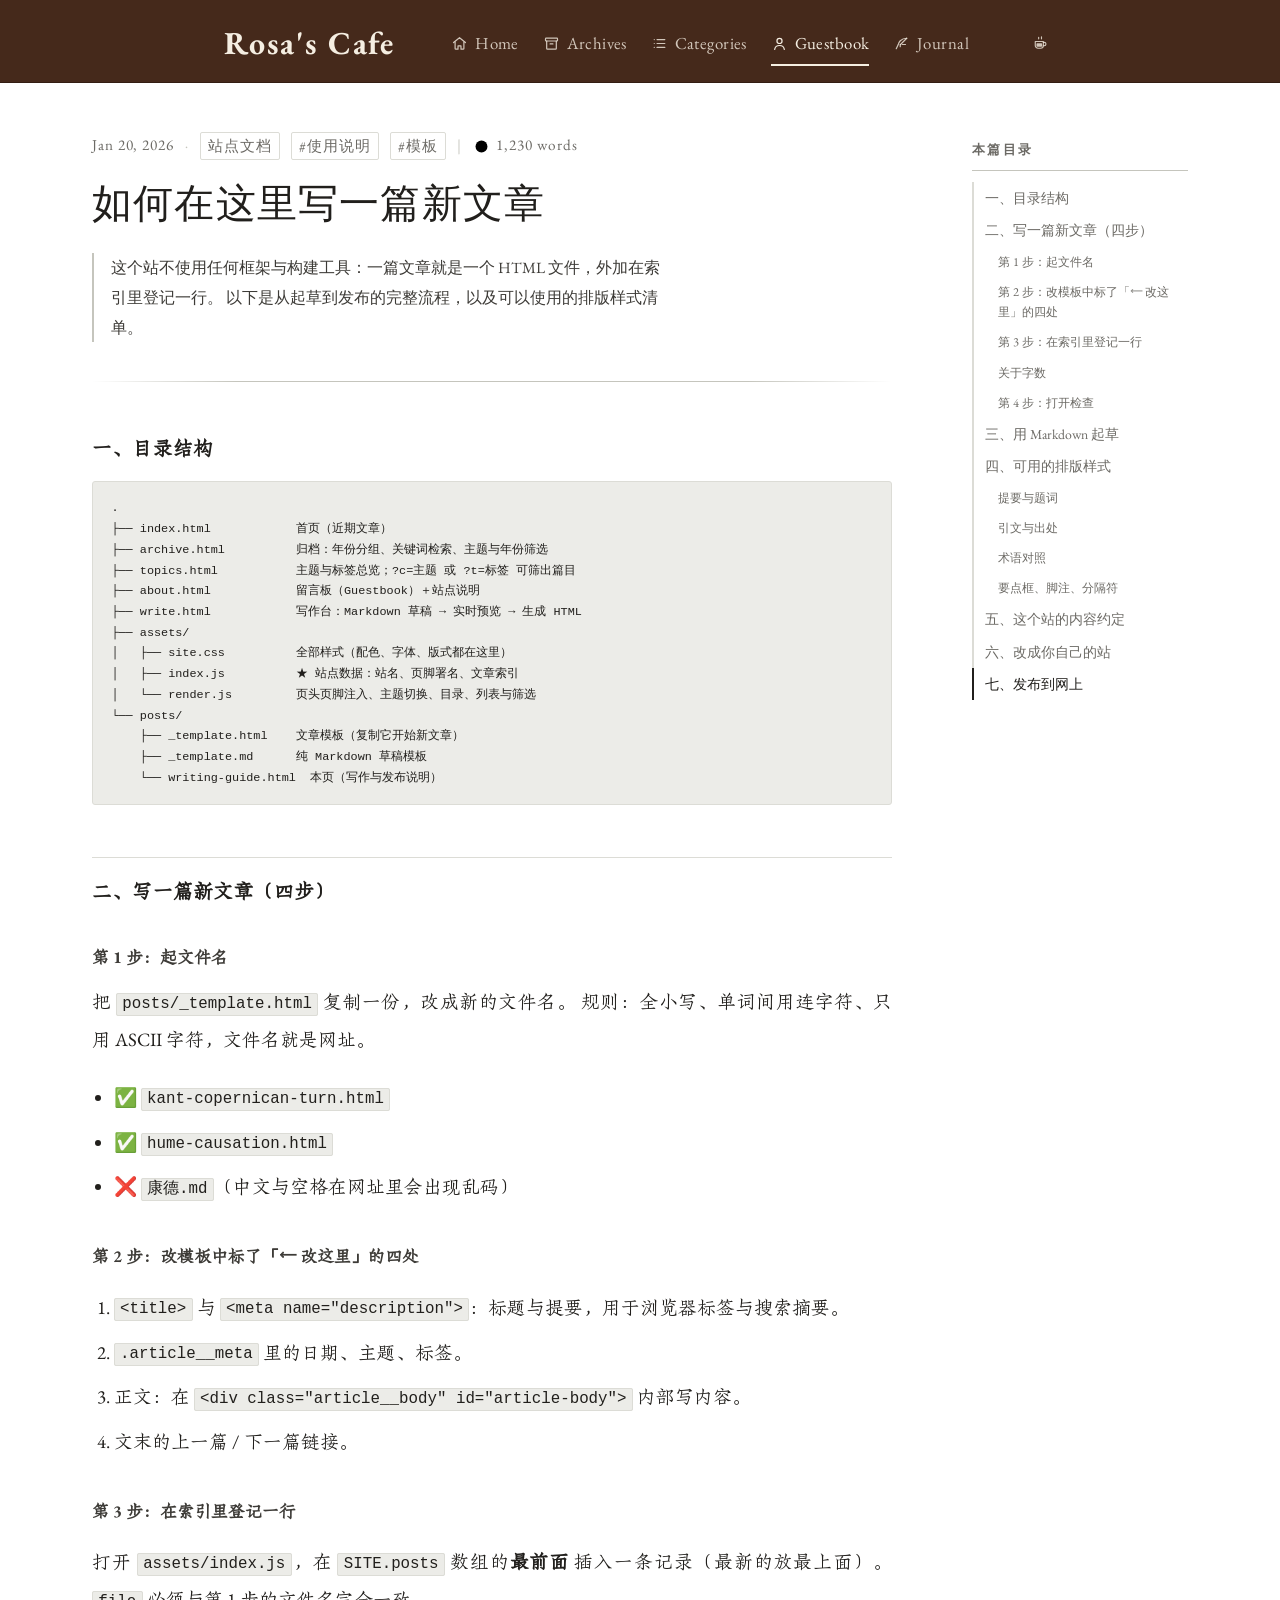
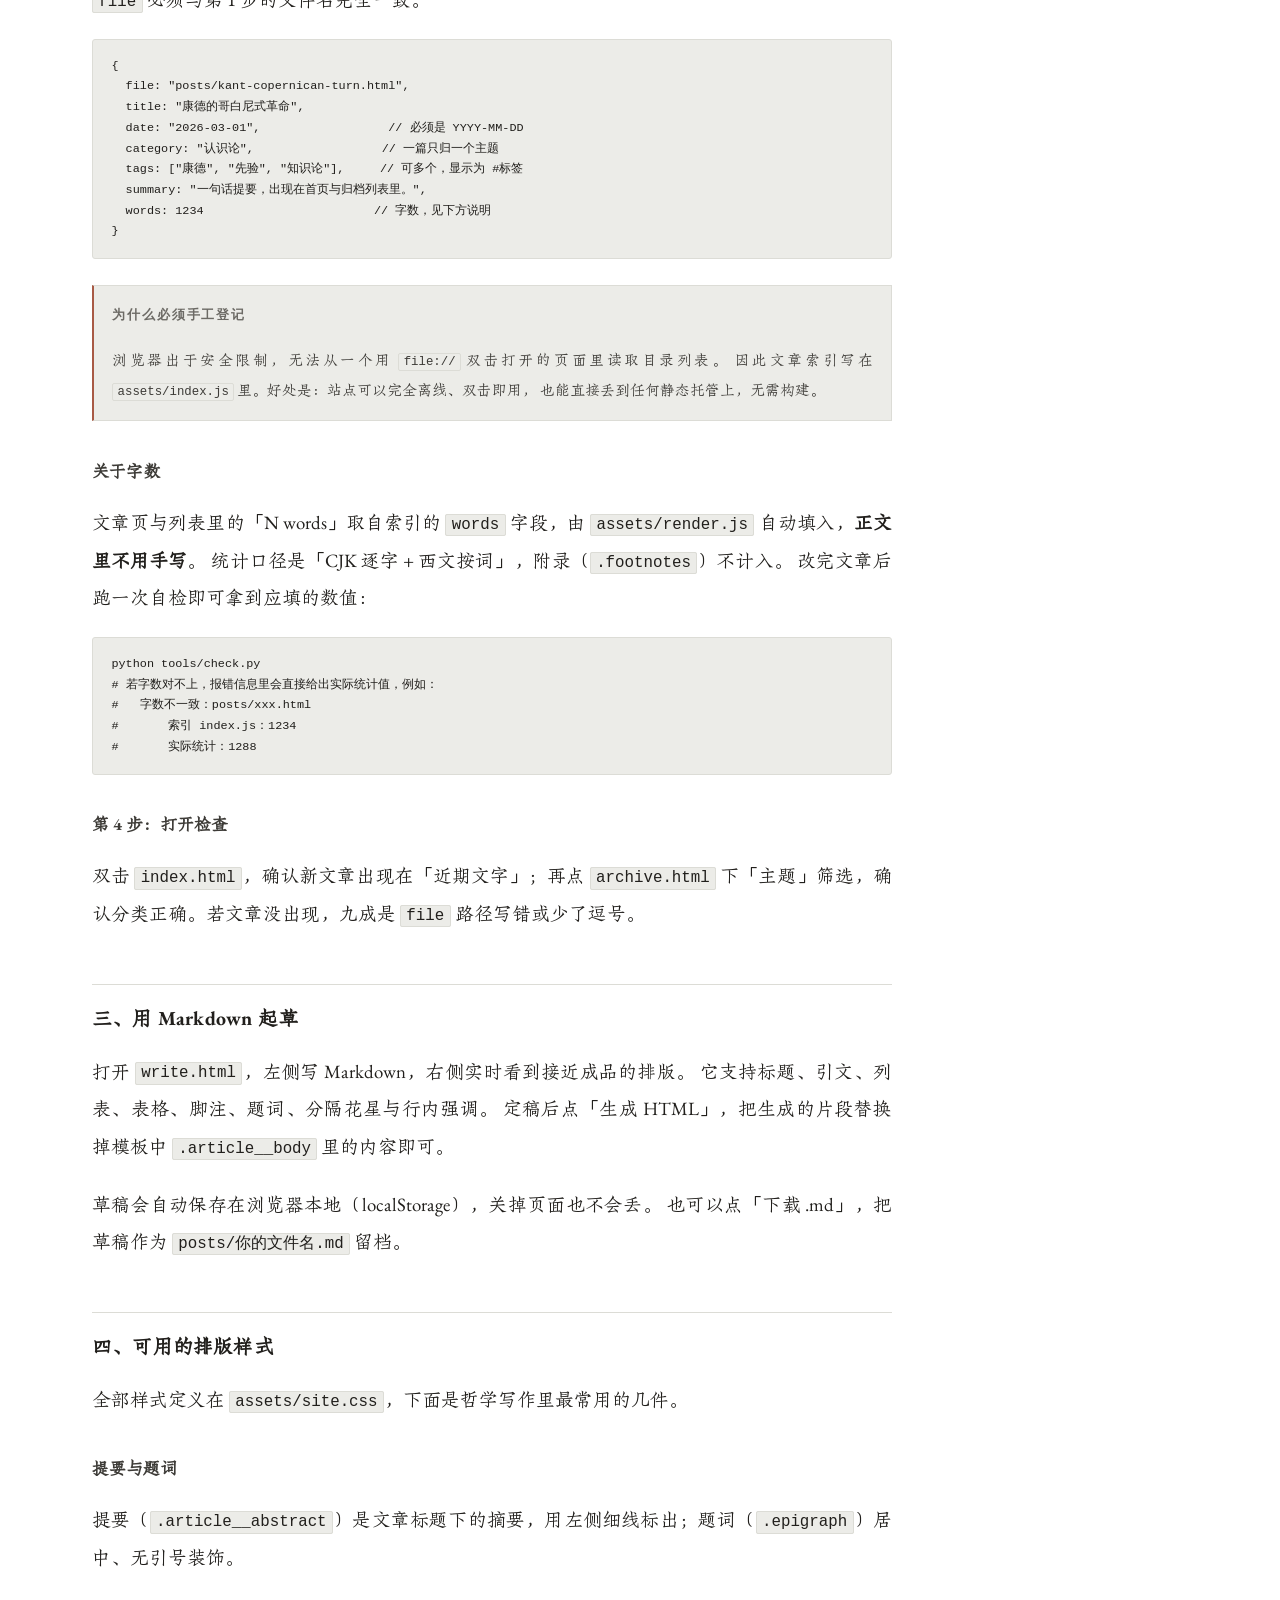
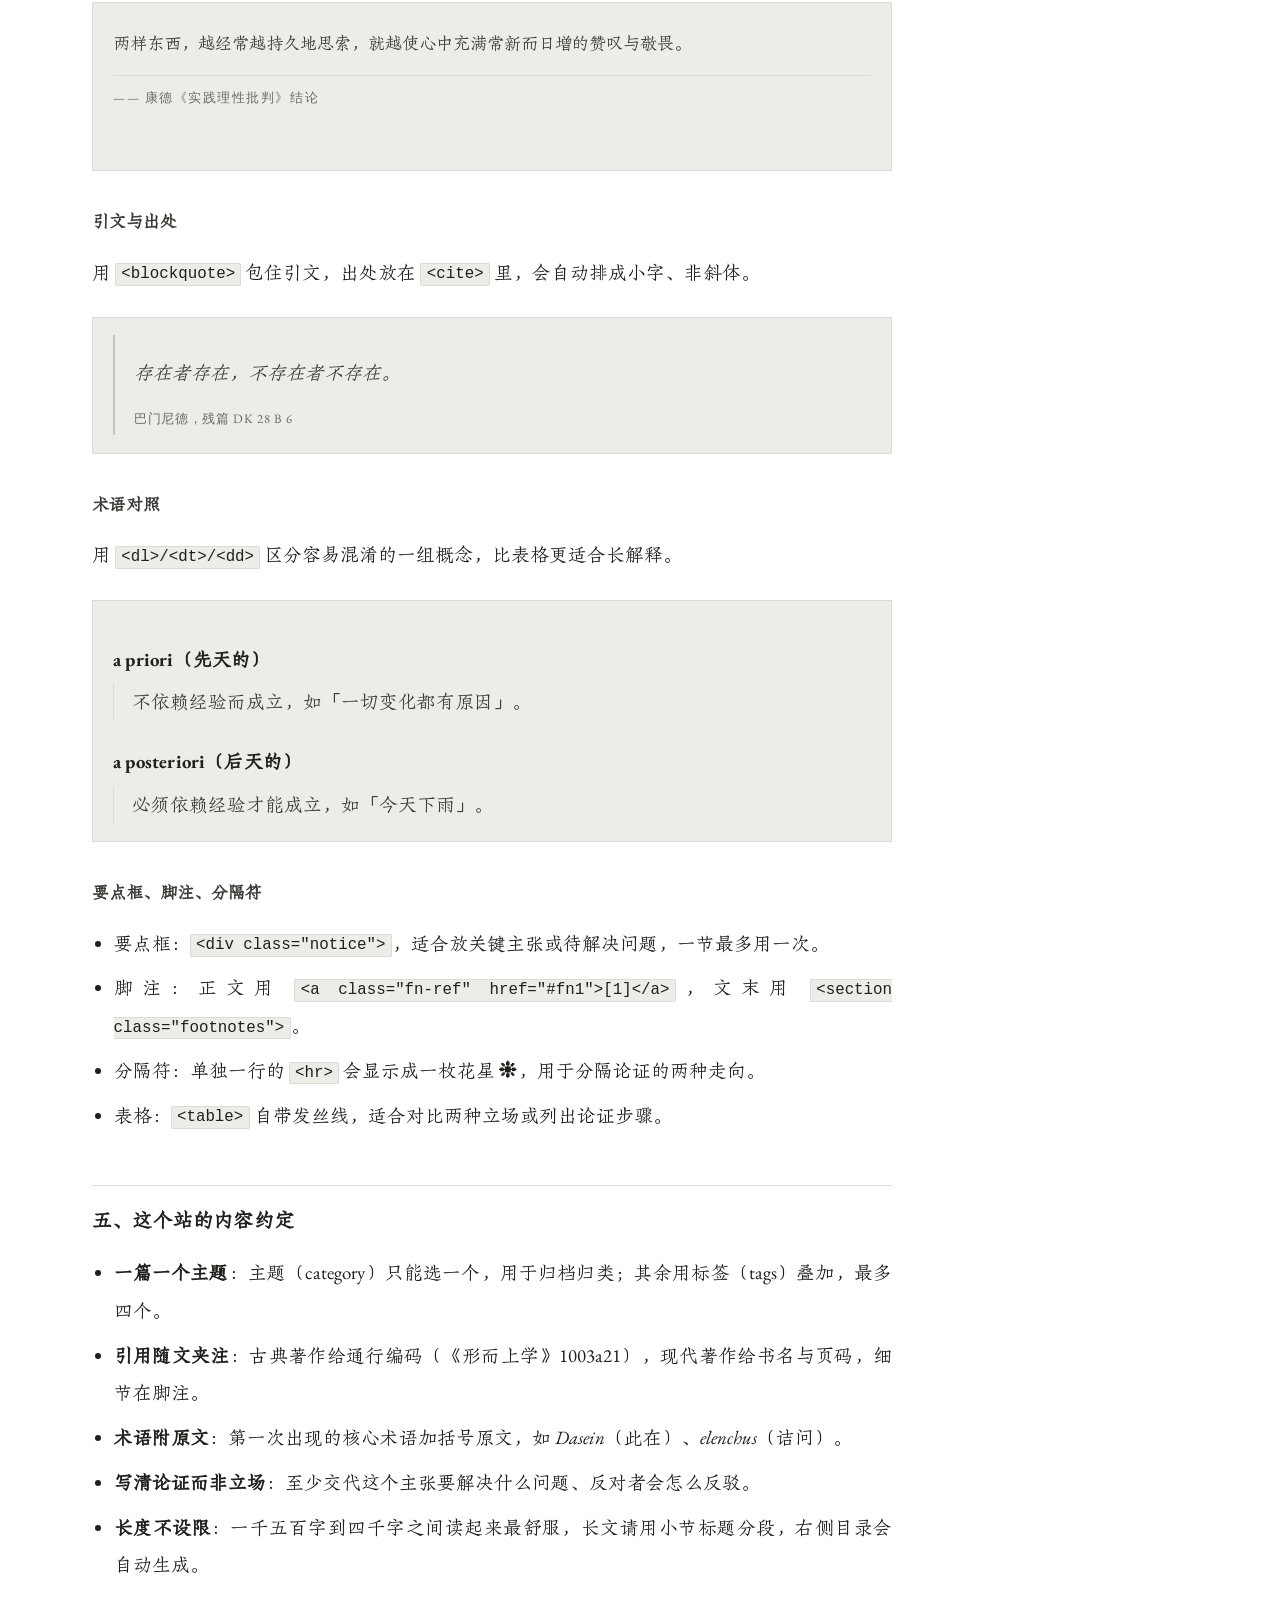
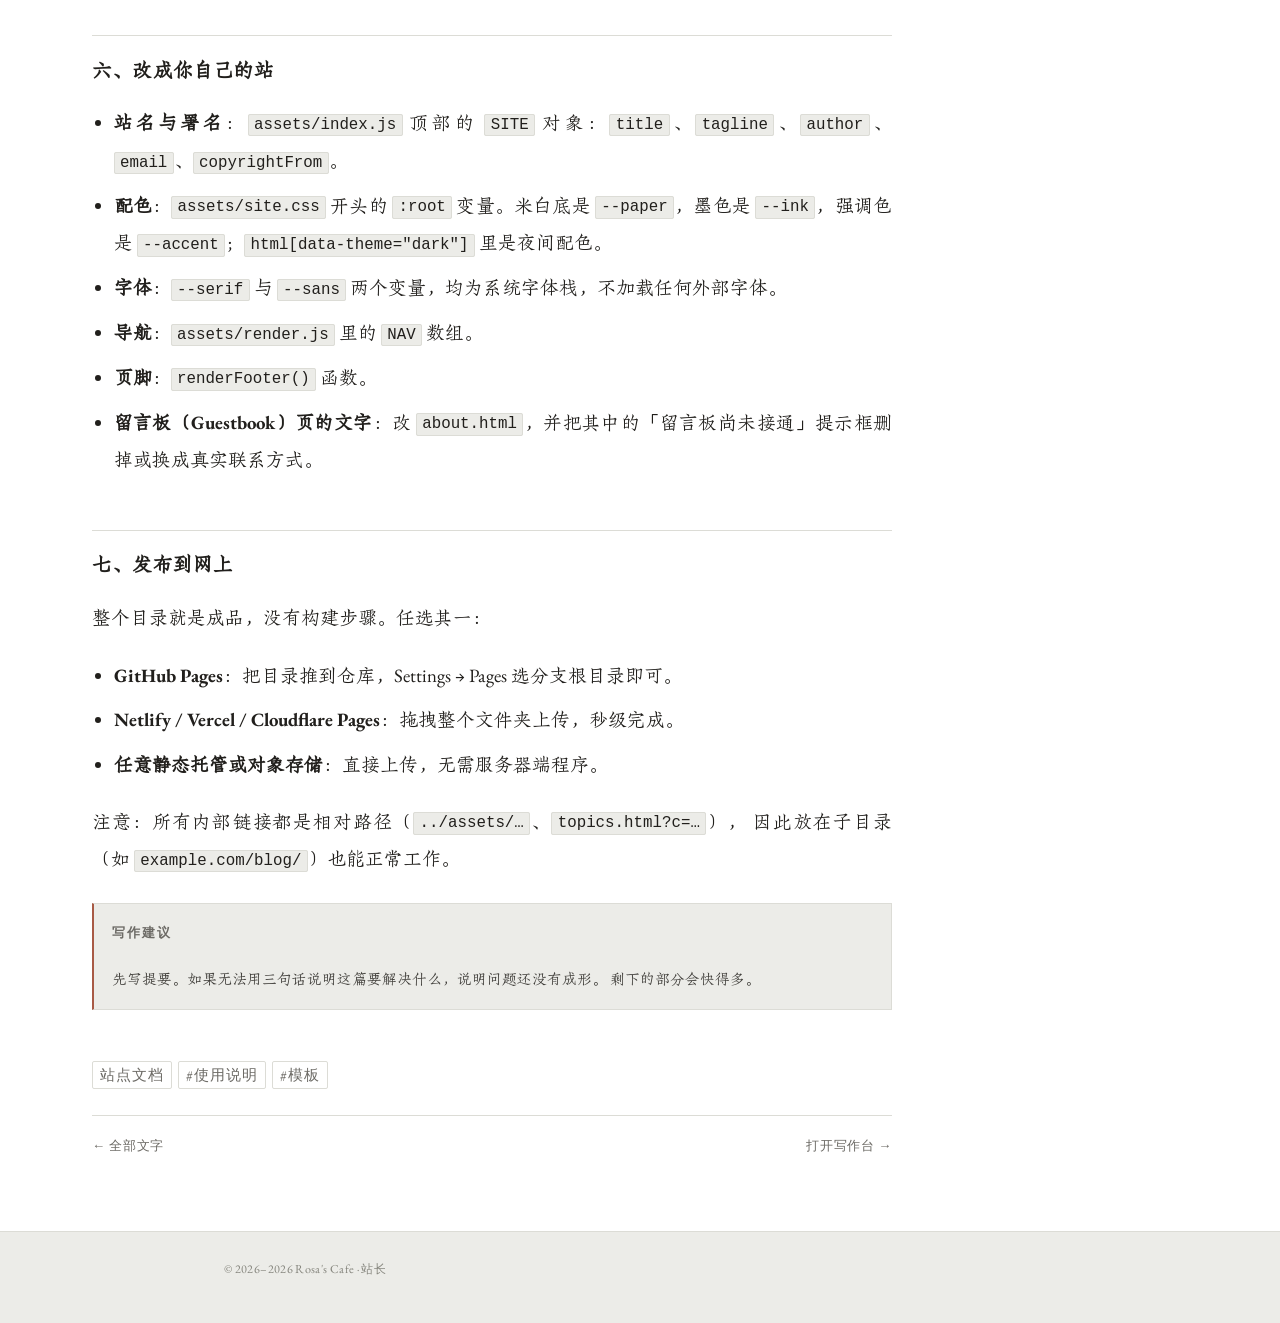
<file: posts/writing-guide.html>
<!DOCTYPE html>
<html lang="zh-CN" data-theme="light">
<head>
<meta charset="utf-8">
<meta name="viewport" content="width=device-width, initial-scale=1">
<title>如何在这里写一篇新文章 · Rosa's Cafe</title>
<meta name="description" content="这个博客的写作与发布指南：目录结构、登记索引、可用样式、写作习惯与检查清单。">
<meta name="author" content="站长">
<link rel="stylesheet" href="../assets/site.css">
<script>
  try {
    var saved = localStorage.getItem("ink-paper-theme");
    if (saved === "dark") document.documentElement.setAttribute("data-theme", "dark");
  } catch (e) {}
</script>
</head>
<body data-page="about">

<div data-site-header></div>

<div class="article-shell">
  <article class="article">

    <header class="article__head">
      <p class="meta article__meta">
        <span class="meta__date">Jan 20, 2026</span>
        <span class="meta__sep">·</span>
        <a class="chip" href="../topics.html?c=%E7%AB%99%E7%82%B9%E6%96%87%E6%A1%A3">站点文档</a>
        <a class="chip" href="../topics.html?t=%E4%BD%BF%E7%94%A8%E8%AF%B4%E6%98%8E">#使用说明</a>
        <a class="chip" href="../topics.html?t=%E6%A8%A1%E6%9D%BF">#模板</a>
        <span class="meta__sep">|</span>
        <span class="post-meta-item" data-word-count></span>
      </p>

      <h1 class="article__title">如何在这里写一篇新文章</h1>

      <p class="article__abstract">
        这个站不使用任何框架与构建工具：一篇文章就是一个 HTML 文件，外加在索引里登记一行。
        以下是从起草到发布的完整流程，以及可以使用的排版样式清单。
      </p>

      <hr>
    </header>

    <div class="article__body" id="article-body">

      <h2 id="structure">一、目录结构</h2>

      <pre><code>.
├── index.html            首页（近期文章）
├── archive.html          归档：年份分组、关键词检索、主题与年份筛选
├── topics.html           主题与标签总览；?c=主题 或 ?t=标签 可筛出篇目
├── about.html            留言板（Guestbook）＋站点说明
├── write.html            写作台：Markdown 草稿 → 实时预览 → 生成 HTML
├── assets/
│   ├── site.css          全部样式（配色、字体、版式都在这里）
│   ├── index.js          ★ 站点数据：站名、页脚署名、文章索引
│   └── render.js         页头页脚注入、主题切换、目录、列表与筛选
└── posts/
    ├── _template.html    文章模板（复制它开始新文章）
    ├── _template.md      纯 Markdown 草稿模板
    └── writing-guide.html  本页（写作与发布说明）</code></pre>

      <h2 id="new-post">二、写一篇新文章（四步）</h2>

      <h3>第 1 步：起文件名</h3>
      <p>
        把 <code>posts/_template.html</code> 复制一份，改成新的文件名。
        规则：全小写、单词间用连字符、只用 ASCII 字符，文件名就是网址。
      </p>
      <ul>
        <li>✅ <code>kant-copernican-turn.html</code></li>
        <li>✅ <code>hume-causation.html</code></li>
        <li>❌ <code>康德.md</code>（中文与空格在网址里会出现乱码）</li>
      </ul>

      <h3>第 2 步：改模板中标了「⟵ 改这里」的四处</h3>
      <ol>
        <li><code>&lt;title&gt;</code> 与 <code>&lt;meta name="description"&gt;</code>：标题与提要，用于浏览器标签与搜索摘要。</li>
        <li><code>.article__meta</code> 里的日期、主题、标签。</li>
        <li>正文：在 <code>&lt;div class="article__body" id="article-body"&gt;</code> 内部写内容。</li>
        <li>文末的上一篇 / 下一篇链接。</li>
      </ol>

      <h3>第 3 步：在索引里登记一行</h3>
      <p>
        打开 <code>assets/index.js</code>，在 <code>SITE.posts</code> 数组的<strong>最前面</strong>
        插入一条记录（最新的放最上面）。<code>file</code> 必须与第 1 步的文件名完全一致。
      </p>

      <pre><code>{
  file: "posts/kant-copernican-turn.html",
  title: "康德的哥白尼式革命",
  date: "2026-03-01",                  // 必须是 YYYY-MM-DD
  category: "认识论",                  // 一篇只归一个主题
  tags: ["康德", "先验", "知识论"],     // 可多个，显示为 #标签
  summary: "一句话提要，出现在首页与归档列表里。",
  words: 1234                        // 字数，见下方说明
}</code></pre>

      <div class="notice">
        <p class="notice__title">为什么必须手工登记</p>
        <p>浏览器出于安全限制，无法从一个用 <code>file://</code> 双击打开的页面里读取目录列表。
        因此文章索引写在 <code>assets/index.js</code> 里。好处是：站点可以完全离线、双击即用，
        也能直接丢到任何静态托管上，无需构建。</p>
      </div>

      <h3>关于字数</h3>
      <p>
        文章页与列表里的「N words」取自索引的 <code>words</code> 字段，由
        <code>assets/render.js</code> 自动填入，<strong>正文里不用手写</strong>。
        统计口径是「CJK 逐字 + 西文按词」，附录（<code>.footnotes</code>）不计入。
        改完文章后跑一次自检即可拿到应填的数值：
      </p>
      <pre><code>python tools/check.py
# 若字数对不上，报错信息里会直接给出实际统计值，例如：
#   字数不一致：posts/xxx.html
#       索引 index.js：1234
#       实际统计：1288</code></pre>

      <h3>第 4 步：打开检查</h3>
      <p>
        双击 <code>index.html</code>，确认新文章出现在「近期文字」；再点 <code>archive.html</code>
        下「主题」筛选，确认分类正确。若文章没出现，九成是 <code>file</code> 路径写错或少了逗号。
      </p>

      <h2 id="markdown">三、用 Markdown 起草</h2>
      <p>
        打开 <code>write.html</code>，左侧写 Markdown，右侧实时看到接近成品的排版。
        它支持标题、引文、列表、表格、脚注、题词、分隔花星与行内强调。
        定稿后点「生成 HTML」，把生成的片段替换掉模板中 <code>.article__body</code> 里的内容即可。
      </p>
      <p>
        草稿会自动保存在浏览器本地（localStorage），关掉页面也不会丢。
        也可以点「下载 .md」，把草稿作为 <code>posts/你的文件名.md</code> 留档。
      </p>

      <h2 id="styles">四、可用的排版样式</h2>
      <p>全部样式定义在 <code>assets/site.css</code>，下面是哲学写作里最常用的几件。</p>

      <h3>提要与题词</h3>
      <p>提要（<code>.article__abstract</code>）是文章标题下的摘要，用左侧细线标出；题词（<code>.epigraph</code>）居中、无引号装饰。</p>

      <div class="demo-box">
        <blockquote class="epigraph">
          <p>两样东西，越经常越持久地思索，就越使心中充满常新而日增的赞叹与敬畏。</p>
          <p class="epigraph__source">—— 康德《实践理性批判》结论</p>
        </blockquote>
      </div>

      <h3>引文与出处</h3>
      <p>用 <code>&lt;blockquote&gt;</code> 包住引文，出处放在 <code>&lt;cite&gt;</code> 里，会自动排成小字、非斜体。</p>

      <div class="demo-box">
        <blockquote>
          <p>存在者存在，不存在者不存在。</p>
          <cite>巴门尼德，残篇 DK 28 B 6</cite>
        </blockquote>
      </div>

      <h3>术语对照</h3>
      <p>用 <code>&lt;dl&gt;/&lt;dt&gt;/&lt;dd&gt;</code> 区分容易混淆的一组概念，比表格更适合长解释。</p>

      <div class="demo-box">
        <dl>
          <dt>a priori（先天的）</dt>
          <dd>不依赖经验而成立，如「一切变化都有原因」。</dd>
          <dt>a posteriori（后天的）</dt>
          <dd>必须依赖经验才能成立，如「今天下雨」。</dd>
        </dl>
      </div>

      <h3>要点框、脚注、分隔符</h3>
      <ul>
        <li>要点框：<code>&lt;div class="notice"&gt;</code>，适合放关键主张或待解决问题，一节最多用一次。</li>
        <li>脚注：正文用 <code>&lt;a class="fn-ref" href="#fn1"&gt;[1]&lt;/a&gt;</code>，文末用 <code>&lt;section class="footnotes"&gt;</code>。</li>
        <li>分隔符：单独一行的 <code>&lt;hr&gt;</code> 会显示成一枚花星 ❋，用于分隔论证的两种走向。</li>
        <li>表格：<code>&lt;table&gt;</code> 自带发丝线，适合对比两种立场或列出论证步骤。</li>
      </ul>

      <h2 id="conventions">五、这个站的内容约定</h2>
      <ul>
        <li><strong>一篇一个主题</strong>：主题（category）只能选一个，用于归档归类；其余用标签（tags）叠加，最多四个。</li>
        <li><strong>引用随文夹注</strong>：古典著作给通行编码（《形而上学》1003a21），现代著作给书名与页码，细节在脚注。</li>
        <li><strong>术语附原文</strong>：第一次出现的核心术语加括号原文，如 <em>Dasein</em>（此在）、<em>elenchus</em>（诘问）。</li>
        <li><strong>写清论证而非立场</strong>：至少交代这个主张要解决什么问题、反对者会怎么反驳。</li>
        <li><strong>长度不设限</strong>：一千五百字到四千字之间读起来最舒服，长文请用小节标题分段，右侧目录会自动生成。</li>
      </ul>

      <h2 id="customize">六、改成你自己的站</h2>
      <ul>
        <li><strong>站名与署名</strong>：<code>assets/index.js</code> 顶部的 <code>SITE</code> 对象：<code>title</code>、<code>tagline</code>、<code>author</code>、<code>email</code>、<code>copyrightFrom</code>。</li>
        <li><strong>配色</strong>：<code>assets/site.css</code> 开头的 <code>:root</code> 变量。米白底是 <code>--paper</code>，墨色是 <code>--ink</code>，强调色是 <code>--accent</code>；<code>html[data-theme="dark"]</code> 里是夜间配色。</li>
        <li><strong>字体</strong>：<code>--serif</code> 与 <code>--sans</code> 两个变量，均为系统字体栈，不加载任何外部字体。</li>
        <li><strong>导航</strong>：<code>assets/render.js</code> 里的 <code>NAV</code> 数组。</li>
        <li><strong>页脚</strong>：<code>renderFooter()</code> 函数。</li>
        <li><strong>留言板（Guestbook）页的文字</strong>：改 <code>about.html</code>，并把其中的「留言板尚未接通」提示框删掉或换成真实联系方式。</li>
      </ul>

      <h2 id="deploy">七、发布到网上</h2>
      <p>
        整个目录就是成品，没有构建步骤。任选其一：
      </p>
      <ul>
        <li><strong>GitHub Pages</strong>：把目录推到仓库，Settings → Pages 选分支根目录即可。</li>
        <li><strong>Netlify / Vercel / Cloudflare Pages</strong>：拖拽整个文件夹上传，秒级完成。</li>
        <li><strong>任意静态托管或对象存储</strong>：直接上传，无需服务器端程序。</li>
      </ul>
      <p>
        注意：所有内部链接都是相对路径（<code>../assets/…</code>、<code>topics.html?c=…</code>），
        因此放在子目录（如 <code>example.com/blog/</code>）也能正常工作。
      </p>

      <div class="notice">
        <p class="notice__title">写作建议</p>
        <p>先写提要。如果无法用三句话说明这篇要解决什么，说明问题还没有成形。
        剩下的部分会快得多。</p>
      </div>

    </div>

    <footer class="article__foot">
      <div class="article__tags">
        <a class="chip" href="../topics.html?c=%E7%AB%99%E7%82%B9%E6%96%87%E6%A1%A3">站点文档</a>
        <a class="chip" href="../topics.html?t=%E4%BD%BF%E7%94%A8%E8%AF%B4%E6%98%8E">#使用说明</a>
        <a class="chip" href="../topics.html?t=%E6%A8%A1%E6%9D%BF">#模板</a>
      </div>

      <nav class="article__end" aria-label="文章导航">
        <a href="../archive.html">← 全部文字</a>
        <span class="pager">
          <a href="../write.html">打开写作台 →</a>
        </span>
      </nav>
    </footer>

  </article>

  <aside class="article-toc" data-toc aria-label="本篇目录"></aside>
</div>

<div data-site-footer></div>

<script src="../assets/index.js"></script>
<script src="../assets/render.js"></script>
</body>
</html>
</file>
<file: assets/site.css>
@charset "UTF-8";
/* 自托管字体（均为 SIL OFL 开源字体，已按站点用字精简，离线可用、无外部请求）：
   · 朱雀仿宋 —— 中文正文
   · EB Garamond —— 全站西文（站名、导航、界面、正文西文与希腊文） */
@import url("fonts/zhuque-fangsong/site.css");
@import url("fonts/eb-garamond/site.css");

/* ==========================================================================
   Rosa's Cafe Rosa's Café — 个人西方哲学博客样式表
   设计取向：朴素但有格调。米白纸感底、宋体/衬线正文、发丝分隔线、深墨色。
   --------------------------------------------------------------------------
   目录
   01 设计令牌（色板 / 字体 / 尺度）
   02 基础重置与正文排版
   03 页头、导航、页脚
   04 页面通用构件（页标题、文章列表、签条、提示框）
   05 文章页排版
   06 写作台（表单与实时预览）
   07 响应式与打印
   ========================================================================== */

/* --------------------------------------------------------------------------
   01 设计令牌
   -------------------------------------------------------------------------- */
:root {
  /* 纸面与墨色
     新闻纸取向：机械木浆、未经深度漂白 → 天然的本白偏灰（中性偏冷，不泛黄） */
  --paper:        #f4f4f1;
  --paper-deep:   #ecece8;
  --paper-sink:   #e3e3de;
  --ink:          #211f1c;
  --ink-soft:     #3d3b37;
  --ink-muted:    #6c6a65;
  --ink-faint:    #938f88;
  --rule:         #dcdcd6;
  --rule-strong:  #c5c5bd;
  --accent:       #8a3f2c;
  --accent-soft:  #a85a45;
  --mark:         #eee9d9;
  /* 正文链接与列表元信息色（对齐参考站 --link-color / #999） */
  --link-color:   #555555;
  --meta-color:   #999999;
  /* 页脚版权行的浅灰（在页脚底色 #ecece8 上约 3.1:1，浅但可辨） */
  --footer-color: #86867e;
  /* 深烘咖啡豆色：整条页头的底色，以及深底上的奶白字 */
  --coffee:        #45291b;
  --coffee-deep:   #331d12;
  --coffee-on:     #f5eee2;
  --coffee-on-soft: rgba(245, 238, 226, .8);

  /* 字体 */
  --serif: "Iowan Old Style", "Palatino Linotype", Palatino, Georgia,
           "Songti SC", "SimSun", "Source Han Serif SC", "Noto Serif CJK SC", serif;
  /* 站点统一西文字体：EB Garamond（SIL OFL，16 世纪法国 Garamond 的现代复刻）。
     已自托管在 assets/fonts/eb-garamond/ 下，离线可用、无外部请求。
     后面的系统 Garamond / Baskerville 等只作兜底（字体文件缺失时仍好看） */
  --baroque: "EB Garamond", "Garamond", "Adobe Garamond Pro", "Centaur",
             "Baskerville Old Face", "Baskerville", "Perpetua", "Bembo",
             "Palatino Linotype", "Book Antiqua", "Goudy Old Style", Georgia, serif;
  /* 中文标题字体：华文隶书（Windows 自带 STLITI.TTF）。
     隶书笔画偏扁、横细竖粗，适合做标题；正文不用它，以免长文难读 */
  --title-cjk: "华文隶书", "STLiti", "STLiti Regular", "隶书", "LiSu", "SimLi";
  /* 正文字体：西文 EB Garamond + 中文朱雀仿宋（两者均为 SIL OFL 开源字体，
     已自托管在 assets/fonts/ 下）。浏览器按字形逐字回退，中英混排自动分工。
     后面依次回退到系统仿宋 / 宋体，未加载字体时也不会掉成黑体 */
  --prose: "EB Garamond", "Zhuque Fangsong (technical preview)",
           "FangSong", "仿宋", "STFangsong", "华文仿宋", "FangSong_GB2312",
           "Songti SC", "SimSun", serif;
  /* 备用中文字体（写作台等场景仍可用） */
  --kai: "LXGW WenKai", "霞鹜文楷", "LXGW WenKai Lite", "LXGWWenKai",
         "KaiTi", "楷体", "STKaiti", "华文楷体", "Kaiti SC", "Songti SC", "SimSun", serif;
  /* 界面字体：全站英文统一用 EB Garamond（见 --baroque）；
     中文界面字（如「主题」「标签」）回退到无衬线，保持清晰 */
  --sans:  "EB Garamond", "Optima", "Gill Sans", "Segoe UI", "PingFang SC",
           "Hiragino Sans GB", "Microsoft YaHei", "Noto Sans CJK SC", sans-serif;
  /* 题字用中文字体（令牌名沿用 --heiti，实为中宋）：
     用于首页列表提要与文章页的序言/提要两处「引文性质」的文字。
     取「中等笔画的书体」——华文中宋笔画介于雅黑与黑体之间，又有宋体的横竖对比与衬线，
     与 EB Garamond 同调。试用过但未采用：霞鹜文楷/楷体（墨色 5.4，偏细）、仿宋（5.0，更细）、
     黑体系（9+，过重）。回退链：思源宋体（Mac/Linux 常见）→ 华文宋体 → 宋体。
     西文仍优先 EB Garamond。 */
  --heiti: "EB Garamond", "华文中宋", "STZhongsong", "Source Han Serif SC", "Noto Serif SC",
           "华文宋体", "Songti SC", "SimSun", "宋体", "Noto Serif CJK SC", serif;
  --mono:  ui-monospace, "SFMono-Regular", Consolas, "Liberation Mono", Menlo,
           "Courier New", monospace;

  /* 尺度
     行宽对齐参考站：正文内容宽 50rem = 800px（根字号 16px），
     与正文 1.176rem（= 18.82px）相配 → 每行约 42 个汉字 */
  --measure:      50rem;   /* 正文栏宽（= 800px） */
  --container:    55rem;   /* 页面容器宽：正文 800px 之外再留出工具栏（Search/Year/Category/Reset/计数）一行所需的宽度 */
  --container-wide: 71.5rem; /* 带右侧目录时：正文 800px + 目录 216px + 间距 40px + 两侧内边距 */
  --gap: 1.6rem;
  /* 元信息字号：日期、字数、Read more、列表提要、工具栏、分类与标签签条等共用同一号。
     取 .95rem = 15.2px（列表提要原本就是这一号，其余英文一并对齐到它） */
  --meta-size: .95rem;

  --shadow-card: 0 1px 0 rgba(90, 78, 60, .04), 0 8px 24px -18px rgba(60, 50, 35, .5);

  color-scheme: light;
}

html[data-theme="dark"] {
  --paper:        #181714;
  --paper-deep:   #14130f;
  --paper-sink:   #1f1d19;
  --ink:          #e7e1d5;
  --ink-soft:     #d2cbbb;
  --ink-muted:    #a49b8b;
  --ink-faint:    #7d7668;
  --rule:         #322e27;
  --rule-strong:  #464034;
  --accent:       #cf8d6a;
  --accent-soft:  #dda684;
  --mark:         #3b3323;
  --link-color:   #d8d2c6;
  --meta-color:   #8d8677;
  --footer-color: #79736a;
  /* 夜间沿用同一杯深烘咖啡，文字仍为奶白 */
  --coffee:        #35211a;
  --coffee-deep:   #241611;
  --coffee-on:     #f2e9dd;
  --coffee-on-soft: rgba(242, 233, 221, .78);

  --shadow-card: 0 1px 0 rgba(0, 0, 0, .2), 0 8px 24px -18px rgba(0, 0, 0, .9);

  color-scheme: dark;
}

/* --------------------------------------------------------------------------
   02 基础重置与正文排版
   -------------------------------------------------------------------------- */
*, *::before, *::after { box-sizing: border-box; }

html {
  /* 根字号：全站 rem 尺寸的基准（rem 只相对 html，不相对 body）。
     调大这一个数字，导航、按钮、日期、页脚等所有 rem 尺寸一起放大 */
  font-size: 16px;
  -webkit-text-size-adjust: 100%;
  scroll-behavior: smooth;
  background: var(--paper);
}

body {
  margin: 0;
  /* 背景与参考站一致：纯白底，无纸纹、无渐变、无暗角。
     页头横栏有自己的咖啡底色，不受这里影响 */
  background-color: #ffffff;
  background-image: none;
  color: var(--ink);
  /* 兜底字体用全站统一的西文字体（此时 --serif 只用于个别装饰场景） */
  font-family: var(--baroque);
  /* 正文字号：与 html 的根字号一致（正文里的 em 也以它为基准） */
  font-size: 18px;
  line-height: 1.95;
  font-kerning: normal;
  text-rendering: optimizeLegibility;
  -webkit-font-smoothing: antialiased;
}

/* 旧报纸纸浆颗粒：仅在夜间模式使用（白底不需要纹理） */
body::before {
  content: "";
  position: fixed;
  inset: 0;
  z-index: -2;
  pointer-events: none;
  background-image: none;
}

html[data-theme="dark"] body::before {
  background-image: url("img/paper-grain.svg");
  background-repeat: repeat;
  background-size: 170px 170px;
  mix-blend-mode: screen;
  opacity: .22;
}

html[data-theme="dark"] body {
  background-color: var(--paper);
  background-image:
    radial-gradient(132% 122% at 50% 30%,
      #1d1b17 0%, #191713 48%, #131210 100%);
}

html[data-theme="dark"] body::after {
  content: "";
  position: fixed;
  inset: 0;
  z-index: -1;
  pointer-events: none;
  background:
    linear-gradient(90deg, rgba(0, 0, 0, .34) 0, rgba(0, 0, 0, 0) 6%),
    linear-gradient(270deg, rgba(0, 0, 0, .34) 0, rgba(0, 0, 0, 0) 6%),
    linear-gradient(180deg, rgba(0, 0, 0, .3) 0, rgba(0, 0, 0, 0) 6%),
    linear-gradient(0deg, rgba(0, 0, 0, .38) 0, rgba(0, 0, 0, 0) 8%);
}

::selection { background: var(--mark); color: var(--ink); }

a {
  color: var(--ink);
  text-decoration: none;
  border-bottom: 1px solid var(--rule-strong);
  transition: border-color .18s ease, color .18s ease, background-color .18s ease;
}
a:hover { color: var(--accent); border-bottom-color: var(--accent); }
a:focus-visible {
  outline: 2px solid var(--accent);
  outline-offset: 3px;
  border-radius: 1px;
}

p { margin: 1.15em 0; }
strong { font-weight: 700; }
em { font-style: italic; }
small { font-size: .84em; }
mark { background: var(--mark); color: inherit; padding: 0 .18em; }
abbr[title] { text-decoration: none; border-bottom: 1px dotted var(--rule-strong); cursor: help; }

hr {
  border: 0;
  margin: 2.6rem 0;
  height: 1px;
  background: linear-gradient(90deg, transparent, var(--rule-strong) 18%, var(--rule-strong) 82%, transparent);
}

code, kbd, samp {
  font-family: var(--mono);
  font-size: .84em;
  background: var(--paper-deep);
  border: 1px solid var(--rule);
  border-radius: 2px;
  padding: .08em .34em;
}
pre {
  font-family: var(--mono);
  font-size: .74rem;
  line-height: 1.75;
  background: var(--paper-deep);
  border: 1px solid var(--rule);
  border-radius: 3px;
  padding: 1rem 1.15rem;
  overflow-x: auto;
  white-space: pre;
  tab-size: 2;
}
pre code { background: none; border: 0; padding: 0; font-size: 1em; }

blockquote {
  margin: 0;
  color: var(--ink-soft);
}
blockquote p { margin: .8em 0; }
figure { margin: 2rem 0; }
figure img { display: block; width: 100%; height: auto; border: 1px solid var(--rule); }
figcaption {
  margin-top: .7rem;
  font-family: var(--sans);
  font-size: .78rem;
  line-height: 1.7;
  color: var(--ink-muted);
  letter-spacing: .01em;
}

table {
  width: 100%;
  border-collapse: collapse;
  font-size: .92em;
  margin: 2rem 0;
}
caption {
  caption-side: top;
  text-align: left;
  font-family: var(--sans);
  font-size: .77rem;
  color: var(--ink-muted);
  padding-bottom: .5rem;
}
th, td {
  padding: .58rem .6rem;
  text-align: left;
  border-bottom: 1px solid var(--rule);
  vertical-align: top;
}
thead th {
  font-family: var(--sans);
  font-size: .76rem;
  font-weight: 600;
  letter-spacing: .1em;
  text-transform: uppercase;
  color: var(--ink-muted);
  border-bottom: 1px solid var(--rule-strong);
}

/* --------------------------------------------------------------------------
   03 页头、导航、页脚
   -------------------------------------------------------------------------- */
.skip-link {
  position: absolute;
  left: -9999px;
  top: 0;
  background: var(--paper-deep);
  border: 1px solid var(--rule-strong);
  padding: .5rem .9rem;
}
.skip-link:focus { left: .5rem; top: .5rem; z-index: 50; }

.site-header {
  border-bottom: 1px solid var(--coffee-deep);
  /* 整条页头（站名 + 导航 + 最右侧的光照控制）用深烘咖啡豆色 */
  background: var(--coffee);
}
.site-header__inner,
.site-footer__inner,
.page { width: 100%; max-width: var(--container); margin: 0 auto; padding: 0 1.5rem; }

.site-header__inner {
  display: flex;
  flex-wrap: wrap;
  align-items: center;
  justify-content: space-between;
  gap: .5rem 1.4rem;
  padding-top: 1.35rem;
  padding-bottom: 1.05rem;
}
.site-header__brand { display: block; border: 0; flex: none; }
.site-header__brand:hover { border: 0; }
.site-header__title {
  display: block;
  margin: 0;
  /* 巴洛克衬线体 + 连字，站名用英文时更显古典 */
  font-family: var(--baroque);
  font-size: clamp(1.5rem, 1.24rem + 1vw, 2rem);
  font-weight: 700;
  letter-spacing: .045em;
  line-height: 1.18;
  font-feature-settings: "liga" 1, "dlig" 1, "kern" 1;
  font-variant-ligatures: common-ligatures discretionary-ligatures;
  /* 深咖啡底上的奶白字，如拉花 */
  color: var(--coffee-on);
}
/* 悬停时稍微透亮一点，作为可点击反馈 */
.site-header__brand:hover .site-header__title { color: #ffffff; }
html[data-theme="dark"] .site-header__brand:hover .site-header__title { color: #ffffff; }
.site-header__tagline {
  display: block;
  margin-top: .4rem;
  font-family: var(--sans);
  font-size: .78rem;
  letter-spacing: .13em;
  color: var(--coffee-on-soft);
}
.site-header__util {
  display: flex;
  align-items: center;
  gap: .55rem;
  flex: none;
  margin-left: .9rem;
}
.util {
  font-family: var(--sans);
  font-size: .77rem;
  letter-spacing: .06em;
  color: var(--ink-muted);
  background: none;
  border: 1px solid var(--rule);
  border-radius: 2px;
  padding: .22rem .55rem;
  cursor: pointer;
  line-height: 1.5;
}
.util:hover { color: var(--accent); border-color: var(--accent); }

/* 页头里的光照控制在深咖啡底上要换配色，并靠最右侧 */
.site-header .site-header__util { margin-left: auto; }
.site-header .util {
  color: var(--coffee-on-soft);
  border-color: rgba(245, 238, 226, .34);
}
.site-header .util:hover { color: var(--coffee-on); border-color: rgba(245, 238, 226, .7); }
/* 无框图标按钮：悬停只提亮颜色，不加回边框 */
.site-header .util--icon { border-color: transparent; }
.site-header .util--icon:hover { color: #fff; border-color: transparent; }

/* 光照控制：无边框的图标按钮。图标是一只咖啡杯——
   亮色模式为满杯（液面高、有热气），暗色模式为空杯（液面降到底、热气散去） */
.util--icon {
  display: inline-flex;
  align-items: center;
  justify-content: center;
  width: 1.9rem;
  height: 1.9rem;
  padding: 0;
  border: 0;            /* 去掉方框 */
  background: none;
  position: relative;
}
.util__icon {
  display: block;
  width: 17px;
  height: 17px;
  fill: none;
  stroke: currentColor;
  stroke-width: 1.6;
  stroke-linecap: round;
  stroke-linejoin: round;
}
/* 咖啡液面：靠改变高度过渡（transform 对 SVG 几何属性无效） */
.util__icon-fill {
  fill: currentColor;
  stroke: none;
  height: 4.7px;
  transition: height .35s ease;
}
html[data-theme="dark"] .util__icon-fill { height: 0; }
/* 热气：暗色模式下散去 */
.util__icon-steam { transition: opacity .3s ease; }
html[data-theme="dark"] .util__icon-steam { opacity: 0; }

@media (prefers-reduced-motion: reduce) {
  .util__icon-fill, .util__icon-steam { transition: none; }
}

/* 导航靠右、光照控制压在最右侧 */
.site-nav { margin-left: auto; }
.site-nav__inner {
  display: flex;
  flex-wrap: wrap;
  align-items: center;
  gap: .3rem 1.5rem;
  /* 衬线体：与站名同为巴洛克体（EB Garamond），比无衬线更配深咖啡底 */
  font-family: var(--baroque), var(--sans);
  font-size: 1.05rem;
  letter-spacing: .025em;
  font-feature-settings: "liga" 1, "dlig" 1, "kern" 1;
  font-variant-ligatures: common-ligatures discretionary-ligatures;
}
.site-nav a {
  display: inline-flex;
  align-items: center;
  gap: .42rem;
  border: 0;
  border-bottom: 2px solid transparent;
  padding: .34rem 0 .24rem;
  color: var(--coffee-on-soft);
}
.site-nav a:hover { color: #ffffff; border-bottom-color: rgba(255, 255, 255, .5); }
.site-nav a[aria-current="page"] { color: var(--coffee-on); border-bottom-color: var(--coffee-on); }
/* 图标继承文字颜色；导航里的图标比正文列表里的略大 */
.site-nav .icon,
.post-meta .icon {
  flex: none;
  stroke: currentColor;
  fill: none;
  stroke-width: 1.7;
  stroke-linecap: round;
  stroke-linejoin: round;
}
.site-nav .icon { width: 17px; height: 17px; }

@media (max-width: 640px) {
  .site-nav__inner { gap: .24rem 1rem; font-size: .95rem; }
  .site-nav a { gap: .32rem; }
  .site-nav .icon { width: 15px; height: 15px; }
  .site-header__inner { padding-top: 1.5rem; padding-bottom: 1.1rem; }
  .site-header__title { font-size: 1.62rem; }
}

.page { padding-bottom: 4.5rem; }

.site-footer {
  border-top: 1px solid var(--rule);
  background: var(--paper-deep);
  font-family: var(--sans);
}
.site-footer__inner {
  padding-top: 1.6rem;
  padding-bottom: 2.6rem;
  display: flex;
  flex-wrap: wrap;
  justify-content: space-between;
  gap: .6rem 1.6rem;
  font-size: .76rem;
  letter-spacing: .03em;
  /* 版权行用浅灰色，仅作存在感很低的落款 */
  color: var(--footer-color);
}
.site-footer a { border-bottom-color: var(--rule); }

/* --------------------------------------------------------------------------
   04 页面通用构件
   -------------------------------------------------------------------------- */
/* 页面抬头：只有一行英文（原第二行中文大标题已按要求移除），整体居中 */
.page-head {
  padding: 3.2rem 0 1.6rem;
  max-width: var(--measure);
  margin-left: auto;
  margin-right: auto;
  text-align: center;
}
.page-head--wide { max-width: none; }
.eyebrow {
  margin: 0;
  /* 字号取原中文大标题的尺度；字体与站名「Rosa's Cafe」同为巴洛克体 */
  font-family: var(--baroque);
  font-size: clamp(1.9rem, 4.4vw, 2.5rem);
  font-weight: 700;
  letter-spacing: .03em;
  line-height: 1.3;
  color: var(--ink);
  font-feature-settings: "liga" 1, "dlig" 1, "kern" 1;
  font-variant-ligatures: common-ligatures discretionary-ligatures;
}
/* 页面标题（原中文大标题的位置）已移除；保留样式规则以备恢复 */
.page-title {
  margin: 0;
  font-family: var(--title-cjk), var(--serif);
  font-size: clamp(1.9rem, 4.4vw, 2.5rem);
  font-weight: 400;
  letter-spacing: .02em;
  line-height: 1.3;
}
.page-intro {
  margin: 1.1rem auto 0;
  max-width: 44rem;   /* 居中后限制行长，免得一句话横贯整页 */
  color: var(--ink-soft);
  font-size: .94rem;
}
.article__meta { display: flex; margin: 0 0 1rem; }
.section-title {
  margin: 3.4rem 0 1.2rem;
  padding-top: 1.1rem;
  border-top: 1px solid var(--rule);
  font-family: var(--sans);
  font-size: .78rem;
  font-weight: 600;
  letter-spacing: .18em;
  text-transform: uppercase;
  color: var(--ink-muted);
}
.section-title--plain { border-top: 0; padding-top: 0; margin-top: 2.4rem; }

/* 文章列表（结构对齐参考站：条目之间留大间距，不用表格线） */
.post-list { list-style: none; margin: 0; padding: 0; }
.post-list > li { border-bottom: 0; }
.post-list > li:first-child { border-top: 0; }
.post-item { padding: 0; }
.post-list > li:not(:first-child) { margin-top: 3.4rem; }
.post-list > li:first-child { padding-top: 2.2rem; }

/* 首页 / 归档列表里的文章标题：居中、华文隶书，悬停时下方划出一条线 */
.post-item__head { text-align: center; margin-bottom: 1.6rem; }
.post-item__title {
  margin: 0 0 .45rem;
  font-family: var(--title-cjk), var(--serif);
  font-size: 1.62rem;
  font-weight: 400;
  line-height: 1.45;
  letter-spacing: .02em;
}
.post-item__title-link {
  position: relative;
  display: inline-block;
  border-bottom: 0;
  color: var(--link-color);
}
/* 悬停时从左向右展开的 2px 下划线（参考站 .post-title-link::before） */
.post-item__title-link::before {
  content: "";
  position: absolute;
  left: 0;
  bottom: -2px;
  width: 100%;
  height: 2px;
  background: var(--link-color);
  transform: scaleX(0);
  transition: transform .2s ease-in-out;
}
.post-item__title-link:hover::before { transform: scaleX(1); }
.post-item__title-link:hover { color: var(--link-color); }

/* 元信息：小字、灰色、竖线分隔（参考站 .post-meta）；字号取 --meta-size，与「Read more」同号 */
.post-item__head .post-meta {
  justify-content: center;
  margin: 0;
  color: var(--meta-color);
  font-size: var(--meta-size);
  line-height: 1.6;
}
.post-meta-item { display: inline-flex; align-items: center; gap: .3rem; }
.post-meta-item .icon { margin-right: .1rem; }
.post-item__head .meta__sep { color: var(--meta-color); margin: 0 .1rem; }

.post-item__body { max-width: var(--measure); margin: 0 auto; }
.post-item__summary {
  margin: 0 0 1rem;
  color: var(--ink-soft);
  /* 与元信息（日期／字数／Read more）同号，列表里整块文字齐平 */
  font-size: var(--meta-size);
  /* 中文字面用中宋（--heiti 令牌），西文仍是 EB Garamond */
  font-family: var(--heiti);
  text-align: center;
}
/* 列表条目的「Read more」：按参考站的 a.btn 处理——深灰字 + 2px 下边框，
   使它在浅灰的元信息与深色的标题之间成为第三个清晰可点的层级 */
.post-item__more {
  display: block;
  width: max-content;
  margin: 0 auto;
  padding-bottom: .12rem;
  font-family: var(--sans);
  /* 比元信息（15.2px）再大一档，向参考站的 17.23px 靠拢 */
  font-size: 1.05rem;
  letter-spacing: .06em;
  font-weight: 500;
  color: var(--link-color);          /* #555 深灰，替代原来的 --ink-faint */
  border-bottom: 2px solid var(--rule-strong);
  transition: color .18s ease, border-color .18s ease;
}
.post-item__more:hover {
  color: var(--accent);
  border-bottom-color: var(--accent);
}

/* 篇末花饰：条目之间的分隔（参考站 .post-eof） */
.post-eof {
  margin: 3.4rem auto 0;
  color: var(--rule-strong);
  font-size: .76rem;
  letter-spacing: .5em;
  text-align: center;
}
.post-list > li:last-child .post-eof { display: none; }

/* 首页底部入口 */
.home__more {
  margin-top: 2.6rem;
  font-family: var(--sans);
  font-size: var(--meta-size);
  letter-spacing: .04em;
  color: var(--ink-muted);
  text-align: center;
}

/* 元信息、签条 */
.meta, .post-meta {
  display: flex;
  flex-wrap: wrap;
  align-items: center;
  gap: .45rem .7rem;
  font-family: var(--sans);
  font-size: var(--meta-size);
  letter-spacing: .06em;
  color: var(--ink-muted);
}
.meta__date { font-variant-numeric: tabular-nums; }
.meta__sep { color: var(--rule-strong); }
.chip {
  display: inline-block;
  font-family: var(--sans);
  /* 分类与标签签条：与元信息同号（列表里的分类名继承同一字号，两边保持一致） */
  font-size: var(--meta-size);
  letter-spacing: .07em;
  line-height: 1.5;
  color: var(--ink-muted);
  border: 1px solid var(--rule);
  border-radius: 2px;
  padding: .1rem .42rem;
  background: rgba(255, 255, 255, .4);
}
html[data-theme="dark"] .chip { background: rgba(255, 255, 255, .03); }
.chip:hover { color: var(--accent); border-color: var(--accent-soft); }

/* 工具条（筛选、搜索） */
.toolbar {
  display: flex;
  flex-wrap: wrap;
  align-items: center;
  gap: .8rem 1rem;
  padding: 1.1rem 0;
  border-top: 1px solid var(--rule);
  border-bottom: 1px solid var(--rule);
  font-family: var(--sans);
  font-size: .84rem;
}
.toolbar__group { display: flex; align-items: center; gap: .5rem; }
.toolbar__label { color: var(--ink-faint); font-size: var(--meta-size); letter-spacing: .08em; }
.toolbar__count { margin-left: auto; color: var(--ink-faint); font-size: var(--meta-size); letter-spacing: .06em; }

input[type="text"], input[type="search"], input[type="url"], select, textarea {
  font-family: var(--sans);
  /* 与同排的标签、按钮、计数同号 */
  font-size: var(--meta-size);
  color: var(--ink);
  background: var(--paper-deep);
  border: 1px solid var(--rule-strong);
  border-radius: 2px;
  padding: .38rem .55rem;
}
input[type="search"] { min-width: 12rem; }
input:focus, select:focus, textarea:focus {
  outline: none;
  border-color: var(--accent);
  box-shadow: 0 0 0 2px rgba(138, 63, 44, .12);
}
button {
  font-family: var(--sans);
  /* 与工具栏标签、输入框同号（Reset 等按钮） */
  font-size: var(--meta-size);
  letter-spacing: .04em;
  color: var(--ink);
  background: var(--paper-deep);
  border: 1px solid var(--rule-strong);
  border-radius: 2px;
  padding: .38rem .8rem;
  cursor: pointer;
  transition: color .18s ease, border-color .18s ease, background-color .18s ease;
}
button:hover { color: var(--accent); border-color: var(--accent); }
button.primary { background: var(--ink); color: var(--paper); border-color: var(--ink); }
button.primary:hover { background: var(--accent); border-color: var(--accent); color: #fff; }
button.ghost { background: none; border-color: var(--rule); color: var(--ink-muted); }

/* 空状态与提示 */
.empty-state {
  padding: 2.6rem 0;
  color: var(--ink-muted);
  font-style: italic;
  border-bottom: 1px solid var(--rule);
}
.notice {
  margin: 1.6rem 0;
  padding: 1rem 1.15rem;
  background: var(--paper-deep);
  border: 1px solid var(--rule);
  border-left: 2px solid var(--accent-soft);
  font-size: .92rem;
  color: var(--ink-soft);
}
.notice p:first-child { margin-top: 0; }
.notice p:last-child { margin-bottom: 0; }
.notice__title {
  margin: 0 0 .5rem;
  font-family: var(--sans);
  font-size: .82rem;
  font-weight: 600;
  letter-spacing: .14em;
  text-transform: uppercase;
  color: var(--ink-muted);
}

/* 主题/标签索引 */
.term-groups { display: grid; grid-template-columns: minmax(0, 1fr); gap: 2.4rem; }
@media (min-width: 860px) {
  .term-groups { grid-template-columns: minmax(0, 1fr) minmax(0, 1fr); gap: 2.4rem 3.4rem; }
}
.term-group__head {
  display: flex;
  align-items: baseline;
  justify-content: space-between;
  border-bottom: 1px solid var(--rule-strong);
  padding-bottom: .5rem;
}
.term-group__title {
  margin: 0;
  font-family: var(--sans);
  font-size: .84rem;
  font-weight: 600;
  letter-spacing: .16em;
  text-transform: uppercase;
  color: var(--ink-muted);
}
.term-group__count { font-family: var(--sans); font-size: var(--meta-size); color: var(--ink-faint); }
.term-list { list-style: none; margin: 0; padding: 0; }
.term-list li {
  display: flex;
  align-items: baseline;
  justify-content: space-between;
  gap: 1rem;
  padding: .7rem 0;
  border-bottom: 1px solid var(--rule);
}
.term-list a { border-bottom: 0; font-size: 1.02rem; }
.term-list a:hover { color: var(--accent); }
.term-list a.is-active { color: var(--accent); }
.term-list a.is-active::after { content: " ←"; font-size: .8em; }
.term-list__count {
  font-family: var(--sans);
  /* 「1 post / 2 posts」这类计数：与日期、字数、「Read more」同号 */
  font-size: var(--meta-size);
  color: var(--ink-faint);
  font-variant-numeric: tabular-nums;
}

/* 写作说明里的行内示范 */
.demo-box {
  border: 1px solid var(--rule);
  background: var(--paper-deep);
  padding: 1.1rem 1.25rem;
  margin: 1.6rem 0;
}
.demo-box > :first-child { margin-top: 0; }
.demo-box > :last-child { margin-bottom: 0; }

/* --------------------------------------------------------------------------
   05 文章页排版
   -------------------------------------------------------------------------- */
.article-shell {
  display: grid;
  grid-template-columns: minmax(0, 1fr);
  gap: 2.5rem;
  max-width: var(--container);
  margin: 0 auto;
  padding: 0 1.5rem 4.5rem;
}
.article-shell--with-toc { max-width: var(--container-wide); }
@media (min-width: 1060px) {
  .article-shell--with-toc { grid-template-columns: minmax(0, 1fr) 13.5rem; }
}
.article { min-width: 0; max-width: var(--measure); }

.article__head { padding: 3rem 0 0; }
.article__title {
  margin: 0;
  /* 文章页正文大标题（如《何谓浪漫主义？》）：华文隶书 */
  font-family: var(--title-cjk), var(--serif);
  font-size: clamp(1.95rem, 4.2vw, 2.5rem);
  font-weight: 400;
  line-height: 1.34;
  letter-spacing: .03em;
}
.article__abstract {
  margin: 1.4rem 0 0;
  padding-left: 1.05rem;
  border-left: 2px solid var(--rule-strong);
  color: var(--ink-soft);
  font-size: .98rem;
  line-height: 1.9;
  max-width: 36rem;
  /* 中文字面用中宋（--heiti 令牌），与首页提要一致；西文仍是 EB Garamond */
  font-family: var(--heiti);
}
/* 序也可以是引用块（例如摘一段原著当提要） */
.article__abstract blockquote {
  margin: 0;
  padding: 0;
  border: 0;
  text-align: left;
  text-align-last: left;
  font-style: italic;
}
.article__abstract blockquote p { margin: .7rem 0; }
.article__abstract blockquote p:first-child { margin-top: 0; }
.article__abstract blockquote p:last-child { margin-bottom: 0; }
.article__abstract .attrib,
.article__abstract cite {
  display: block;
  margin-top: .7rem;
  /* 出处与上方引文同族（中宋）；字号与首页提要同一档（--meta-size = 15.2px） */
  font-family: var(--heiti);
  font-size: var(--meta-size);
  font-style: normal;
  letter-spacing: .05em;
  color: var(--ink-muted);
}
.article__head hr { margin: 2.4rem 0 2rem; }

.article__body {
  /* 正文 = EB Garamond（西文）＋ 朱雀仿宋（中文），与参考站同一套分工。
     字号/行高对齐参考站实测值（18.83px / 37.65px），再整体上调一档便于阅读：
     本根字号 16px → 1.29rem = 20.64px，行高 2 → 41.28px */
  font-family: var(--prose);
  font-size: 1.176rem;
  line-height: 2;
  letter-spacing: normal;
  /* 两端对齐：中英混排时配合 font-feature-settings 自动调整间距；
     末行左对齐，避免单行被拉散 */
  text-align: justify;  text-justify: inter-ideograph;
  text-align-last: left;
  overflow-wrap: break-word;
  font-feature-settings: "palt" 1;
}
/* 正文以引用/题词开场时，也保留与上方标题区的呼吸感 */
.article__body > blockquote:first-child { margin-top: 0; }
.article__body > p:first-of-type { margin-top: 0; }
/* 段间距对齐参考站：上下 1em、下 20px（浏览器实测值） */
.article__body > p { margin: 1em 0 20px; }
.article__body h2 {
  margin: 3.2rem 0 1.1rem;
  padding-top: 1.15rem;
  border-top: 1px solid var(--rule);
  font-size: 1.24rem;
  font-weight: 700;
  line-height: 1.55;
  letter-spacing: .01em;
}
/* 正文首个小节标题：抬头区已用 <hr> 分隔，这里再去掉标题自带的顶线，
   避免序言下方出现两条横线 */
.article__head + .article__body > h2:first-of-type {
  padding-top: 0;
  border-top: 0;
}
.article__body h3 {
  margin: 2.3rem 0 .8rem;
  font-size: 1.06rem;
  font-weight: 700;
  line-height: 1.6;
  color: var(--ink-soft);
}
.article__body h4 {
  margin: 1.9rem 0 .6rem;
  font-family: var(--sans);
  font-size: .82rem;
  font-weight: 600;
  letter-spacing: .14em;
  text-transform: uppercase;
  color: var(--ink-muted);
}
.article__body ul, .article__body ol { padding-left: 1.35rem; }
.article__body li { margin: .45rem 0; }
.article__body li > ul, .article__body li > ol { margin: .45rem 0; }
.article__body dt {
  margin-top: 1.4rem;
  font-weight: 700;
  letter-spacing: .01em;
}
.article__body dd {
  margin: .3rem 0 0;
  padding-left: 1.1rem;
  border-left: 1px solid var(--rule);
  color: var(--ink-soft);
}
.article__body dd p:first-child { margin-top: 0; }
.article__body a { border-bottom-color: var(--rule-strong); }
.article__body a:hover { border-bottom-color: var(--accent); }

/* 引文、题词 */
.article__body blockquote {
  margin: 1.9rem 0;
  padding: .2rem 0 .2rem 1.2rem;
  border-left: 2px solid var(--rule-strong);
  font-family: var(--prose);
  font-size: 1.176rem;
  line-height: 2;
  font-style: italic;
  /* 引文与正文同样两端对齐，末行左对齐 */
  text-align: justify;
  text-justify: inter-ideograph;
  text-align-last: left;
  overflow-wrap: break-word;
  font-feature-settings: "palt" 1;
}
.article__body blockquote cite,
.article__body blockquote .attrib,
.article__body .epigraph__source {
  display: block;
  margin-top: .55rem;
  font-family: var(--sans);
  font-size: .8rem;
  font-style: normal;
  letter-spacing: .05em;
  color: var(--ink-muted);
}
.article__body .epigraph {
  margin: 0 0 2.6rem;
  padding: 0;
  border: 0;
  font-size: 1.08rem;
  font-style: normal;
  /* 与正文一致：两端对齐；出处行单独居中，保持题词的仪式感 */
  text-align: justify;
  text-justify: inter-ideograph;
  text-align-last: left;
  overflow-wrap: break-word;
  font-feature-settings: "palt" 1;
  color: var(--ink-soft);
}
.article__body .epigraph p { margin: .3rem 0; }
.article__body .epigraph .epigraph__source {
  margin-top: .9rem;
  padding-top: .6rem;
  border-top: 1px solid var(--rule);
  text-align: center;
  letter-spacing: .12em;
}

/* 分隔符：以花星替代生硬横线 */
.article__body hr,
.md-preview hr {
  height: auto;
  background: none;
  margin: 2.8rem 0;
  text-align: center;
  border: 0;
}
.article__body hr::before,
.md-preview hr::before {
  content: "❋";
  font-size: .86rem;
  color: var(--rule-strong);
  letter-spacing: .5em;
}

/* 脚注 */
.fn-ref {
  font-size: .72em;
  vertical-align: super;
  line-height: 0;
  border-bottom: 0;
  color: var(--accent);
  padding-left: .06em;
}
.footnotes {
  margin: 3.4rem 0 0;
  padding-top: 1.2rem;
  border-top: 1px solid var(--rule);
  font-size: .87rem;
  color: var(--ink-soft);
}
.footnotes__title {
  margin: 0 0 .8rem;
  font-family: var(--sans);
  font-size: .8rem;
  font-weight: 600;
  letter-spacing: .18em;
  text-transform: uppercase;
  color: var(--ink-muted);
}
.footnotes ol { padding-left: 1.3rem; }
.footnotes li { margin: .5rem 0; }
.footnote-back { border-bottom: 0; color: var(--ink-faint); font-size: .85em; }

/* 文章尾注、上下篇、标签、相关 */
.article__foot { margin-top: 3.2rem; }
.article__tags { display: flex; flex-wrap: wrap; gap: .4rem; margin: 0 0 1.6rem; }
.article__end {
  display: flex;
  flex-wrap: wrap;
  justify-content: space-between;
  gap: .8rem 1.5rem;
  padding-top: 1.1rem;
  border-top: 1px solid var(--rule);
  font-family: var(--sans);
  font-size: .82rem;
  letter-spacing: .05em;
}
.article__end a { border-bottom: 0; color: var(--ink-muted); }
.article__end a:hover { color: var(--accent); }
.article__end .pager { display: flex; gap: 1.2rem; }
.article__end .pager--empty { color: var(--ink-faint); font-style: italic; font-family: var(--serif); }

.related { margin-top: 3rem; }
.related__list { list-style: none; margin: 0; padding: 0; }
.related__list li {
  display: flex;
  align-items: baseline;
  justify-content: space-between;
  gap: 1rem;
  padding: .6rem 0;
  border-bottom: 1px solid var(--rule);
}
.related__list a { border-bottom: 0; }
.related__list .meta { font-size: .82rem; }

/* 目录 */
.article-toc { display: none; }
@media (min-width: 1060px) {
  .article-toc { display: block; padding-top: 3.4rem; }
}
.article-toc__inner { position: sticky; top: 1.8rem; }
.article-toc__title {
  margin: 0 0 .7rem;
  padding-bottom: .45rem;
  border-bottom: 1px solid var(--rule-strong);
  font-family: var(--sans);
  font-size: .8rem;
  font-weight: 600;
  letter-spacing: .18em;
  text-transform: uppercase;
  color: var(--ink-muted);
}
.article-toc ol { list-style: none; margin: 0; padding: 0; }
.article-toc li { margin: 0; }
.article-toc a {
  display: block;
  padding: .3rem 0 .3rem .7rem;
  border: 0;
  border-left: 2px solid var(--rule);
  font-family: var(--sans);
  font-size: .86rem;
  line-height: 1.65;
  color: var(--ink-muted);
}
.article-toc a:hover { color: var(--accent); border-left-color: var(--accent-soft); }
.article-toc a.is-current { color: var(--ink); border-left-color: var(--ink); }
.article-toc .toc-h3 a { padding-left: 1.5rem; font-size: .78rem; }

/* --------------------------------------------------------------------------
   06 写作台
   -------------------------------------------------------------------------- */
.editor { max-width: var(--container-wide); margin: 0 auto; padding: 0 1.5rem 4rem; }
.editor__bar {
  display: flex;
  flex-wrap: wrap;
  align-items: center;
  gap: .6rem;
  padding: 1rem 0;
  border-top: 1px solid var(--rule);
  border-bottom: 1px solid var(--rule);
}
.editor__bar .spacer { margin-left: auto; }
.editor__hint {
  font-family: var(--sans);
  font-size: .82rem;
  letter-spacing: .05em;
  color: var(--ink-faint);
}
.editor__grid {
  display: grid;
  grid-template-columns: minmax(0, 1fr);
  gap: 1.6rem;
  margin-top: 1.6rem;
}
@media (min-width: 980px) {
  .editor__grid { grid-template-columns: minmax(0, 1fr) minmax(0, 1fr); }
}
.editor__pane { min-width: 0; display: flex; flex-direction: column; }
.editor__pane-label {
  margin: 0 0 .5rem;
  font-family: var(--sans);
  font-size: .8rem;
  font-weight: 600;
  letter-spacing: .16em;
  text-transform: uppercase;
  color: var(--ink-faint);
}
.editor__fields {
  display: grid;
  grid-template-columns: repeat(auto-fit, minmax(11rem, 1fr));
  gap: .7rem .9rem;
  margin-bottom: .9rem;
}
.field { display: flex; flex-direction: column; gap: .25rem; }
.field--wide { grid-column: 1 / -1; }
.field > span {
  font-family: var(--sans);
  font-size: .8rem;
  letter-spacing: .1em;
  text-transform: uppercase;
  color: var(--ink-muted);
}
#md {
  flex: 1;
  min-height: 30rem;
  font-family: var(--mono);
  font-size: .88rem;
  line-height: 1.85;
  resize: vertical;
  white-space: pre-wrap;
}
.md-preview {
  flex: 1;
  min-height: 30rem;
  overflow-y: auto;
  padding: 1.6rem 1.65rem;
  background: var(--paper);
  border: 1px solid var(--rule);
  border-radius: 2px;
  font-size: .92rem;
  box-shadow: var(--shadow-card);
}
.md-preview > :first-child { margin-top: 0; }
.md-preview h1 { font-size: 1.5rem; line-height: 1.4; margin: 0 0 1rem; }
.md-preview h2 {
  margin: 2.4rem 0 .9rem;
  padding-top: 1rem;
  border-top: 1px solid var(--rule);
  font-size: 1.14rem;
}
.md-preview h3 { margin: 1.9rem 0 .7rem; font-size: 1rem; color: var(--ink-soft); }
.md-preview blockquote {
  margin: 1.5rem 0;
  padding-left: 1.1rem;
  border-left: 2px solid var(--rule-strong);
  font-style: italic;
  color: var(--ink-soft);
}
.md-preview ul, .md-preview ol { padding-left: 1.35rem; }
.md-preview img { max-width: 100%; height: auto; }
.md-preview .epigraph { text-align: center; font-style: normal; }
.editor__out { margin-top: 1.4rem; }
#out {
  width: 100%;
  min-height: 15rem;
  font-family: var(--mono);
  font-size: .82rem;
  line-height: 1.7;
}
.md-help {
  margin-top: 1.6rem;
  font-size: .96rem;
}
.md-help code { font-size: .82em; }

/* --------------------------------------------------------------------------
   07 响应式与打印
   -------------------------------------------------------------------------- */
@media (max-width: 720px) {
  body { font-size: 16.5px; line-height: 1.9; }
  .site-header__inner { flex-direction: column; align-items: flex-start; gap: 1rem; }
  .site-nav { gap: 1.2rem; font-size: .75rem; letter-spacing: .08em; }
  .toolbar__count { margin-left: 0; width: 100%; }
  input[type="search"] { min-width: 0; width: 100%; }
  .toolbar__group { flex: 1 1 100%; }
}

@media print {
  html, body { background: #fff; color: #000; }
  body { background-image: none; font-size: 11.5pt; }
  .site-header__util, .site-nav, .article-toc, .article__end, .related, .skip-link, .editor__bar { display: none !important; }
  .site-header, .site-footer { border-color: #bbb; background: none; }
  .article-shell, .article-shell--with-toc { display: block; max-width: none; padding: 0; }
  .article { max-width: none; }
  a { color: #000; border-bottom: 0; }
  .article__body h2 { break-after: avoid; }
}
</file>
